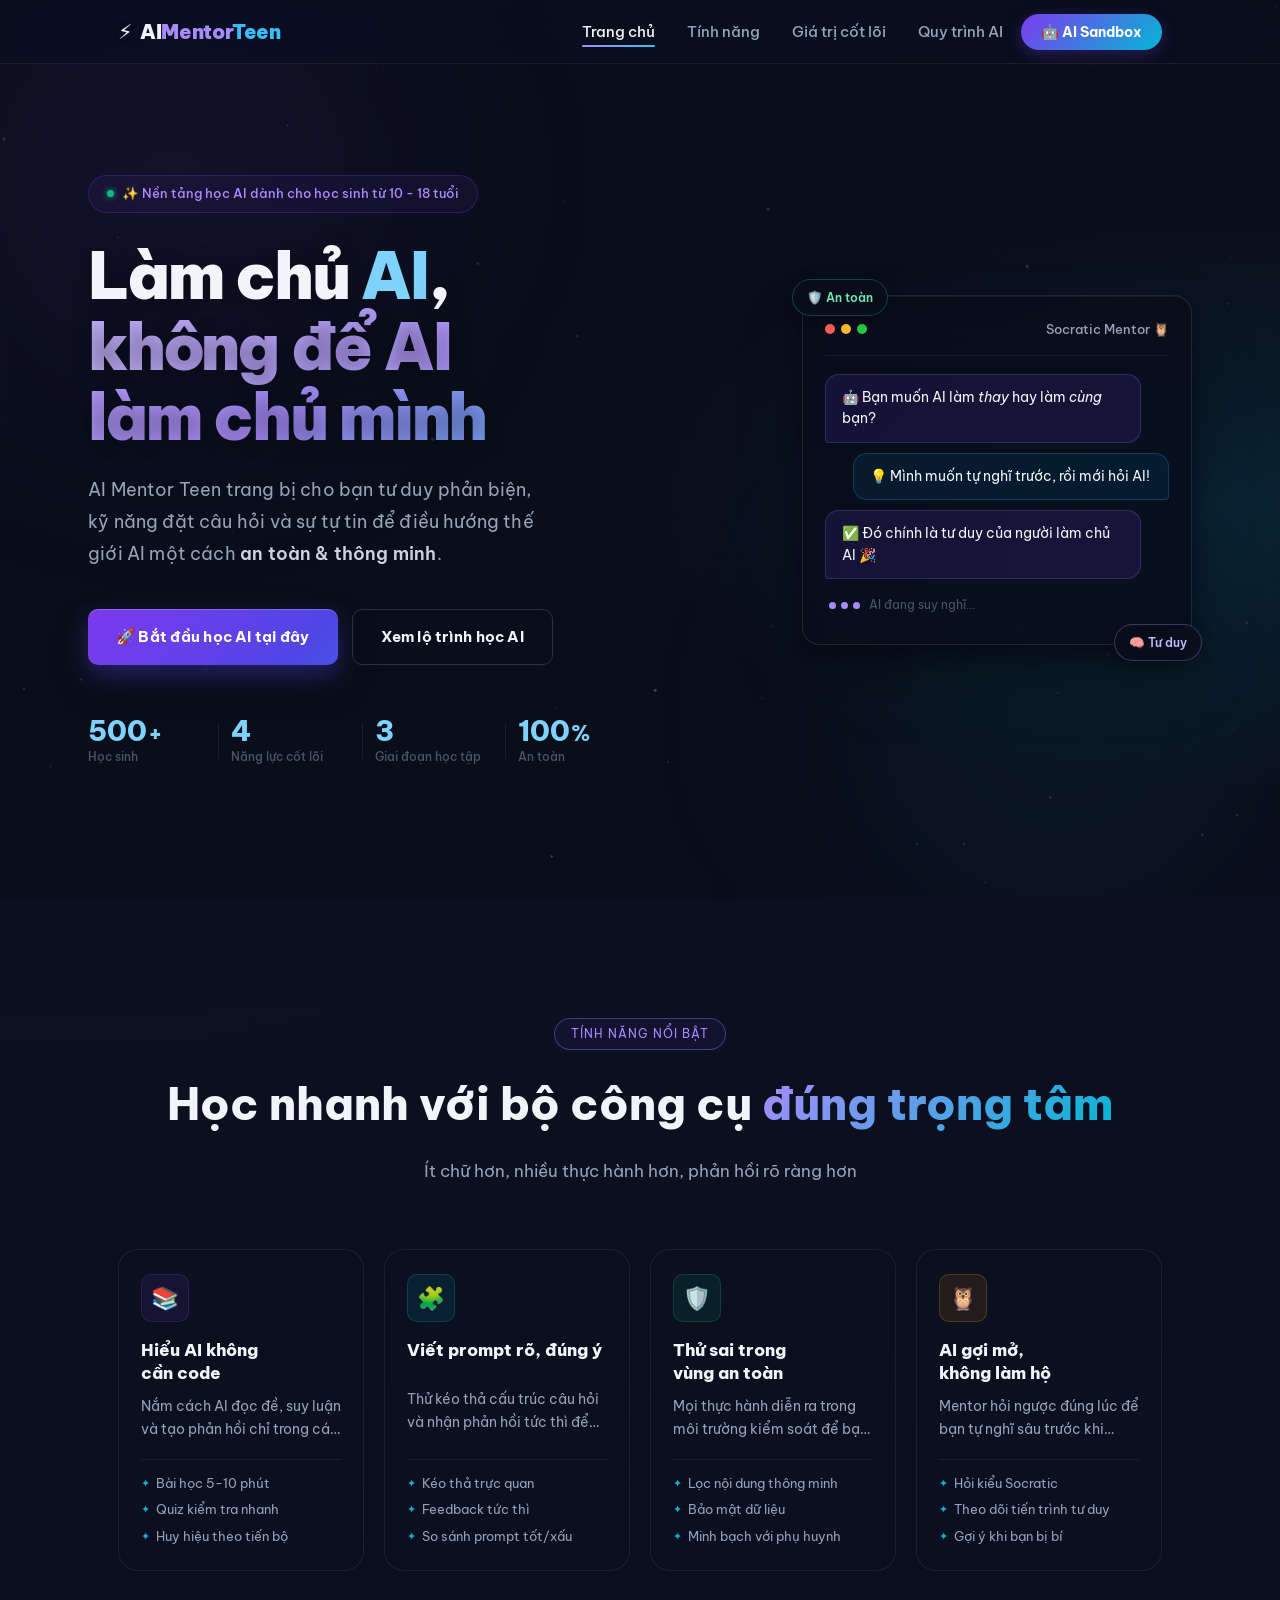
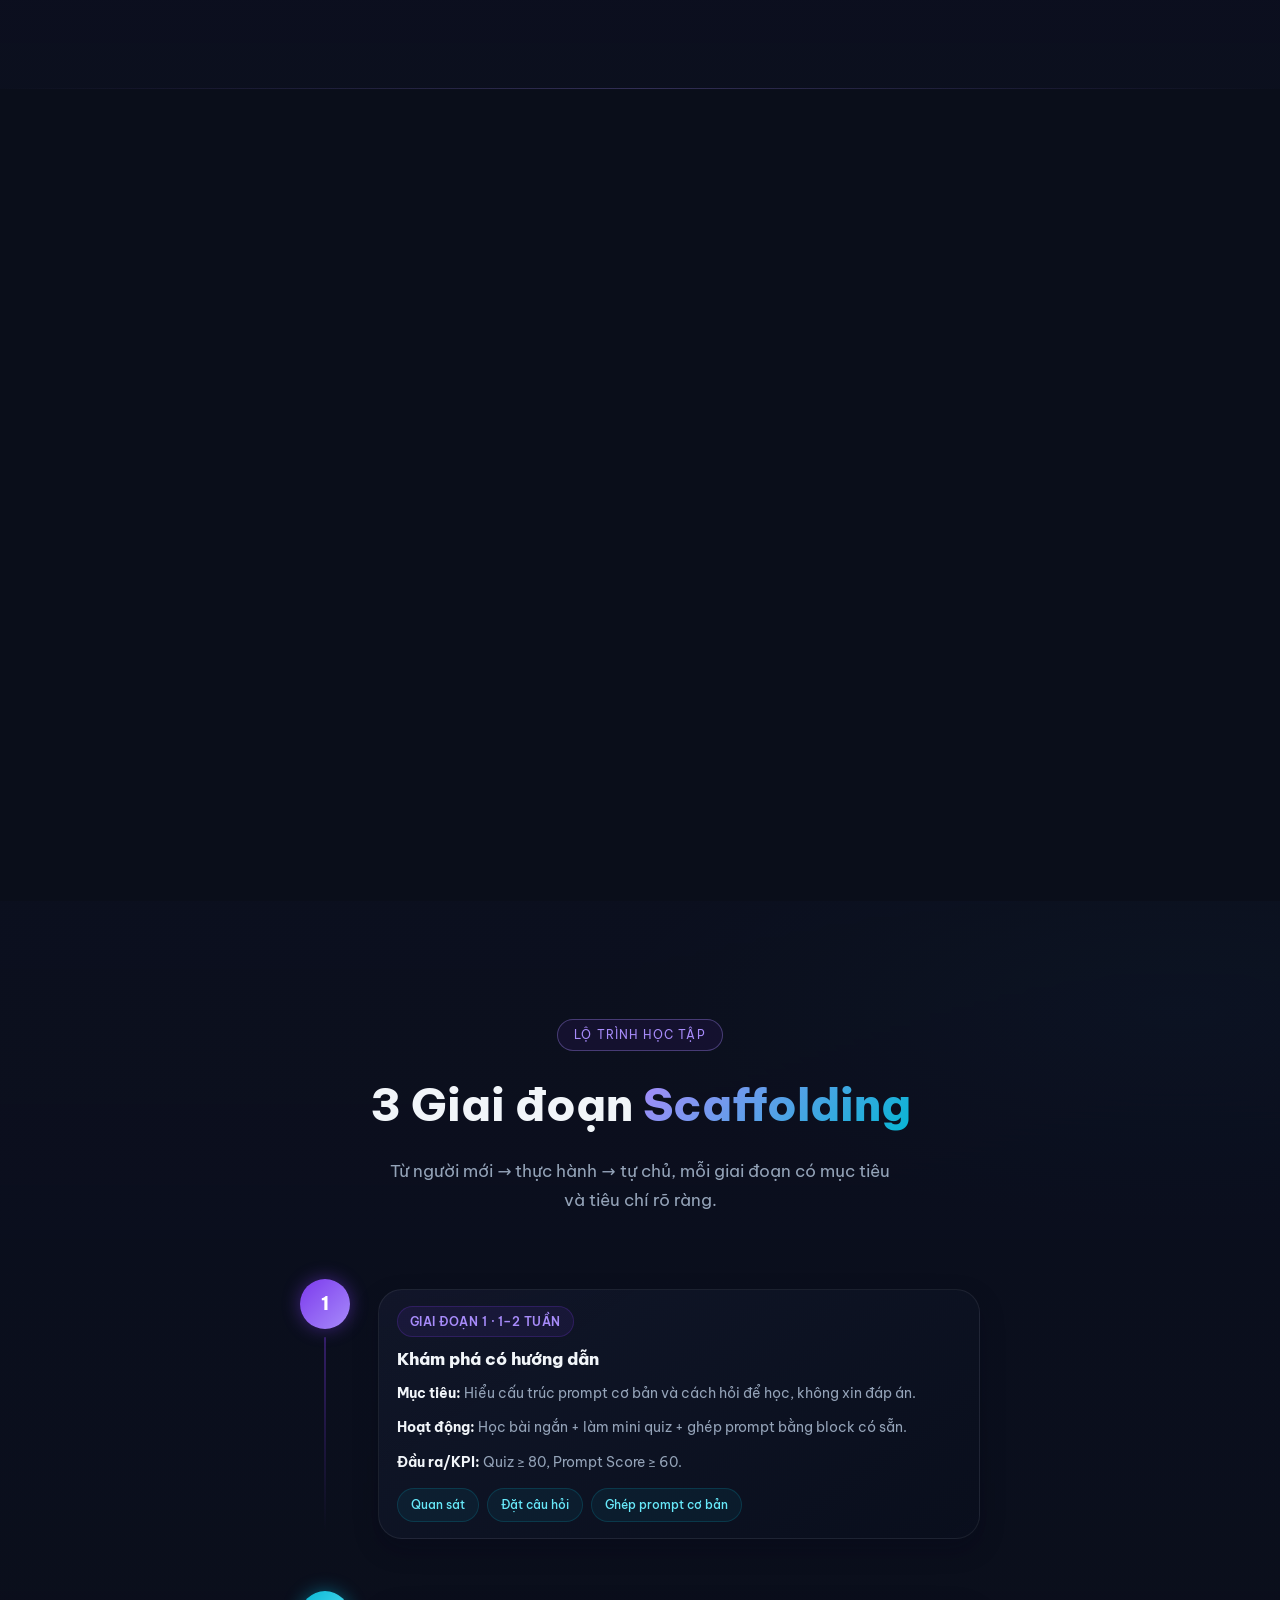
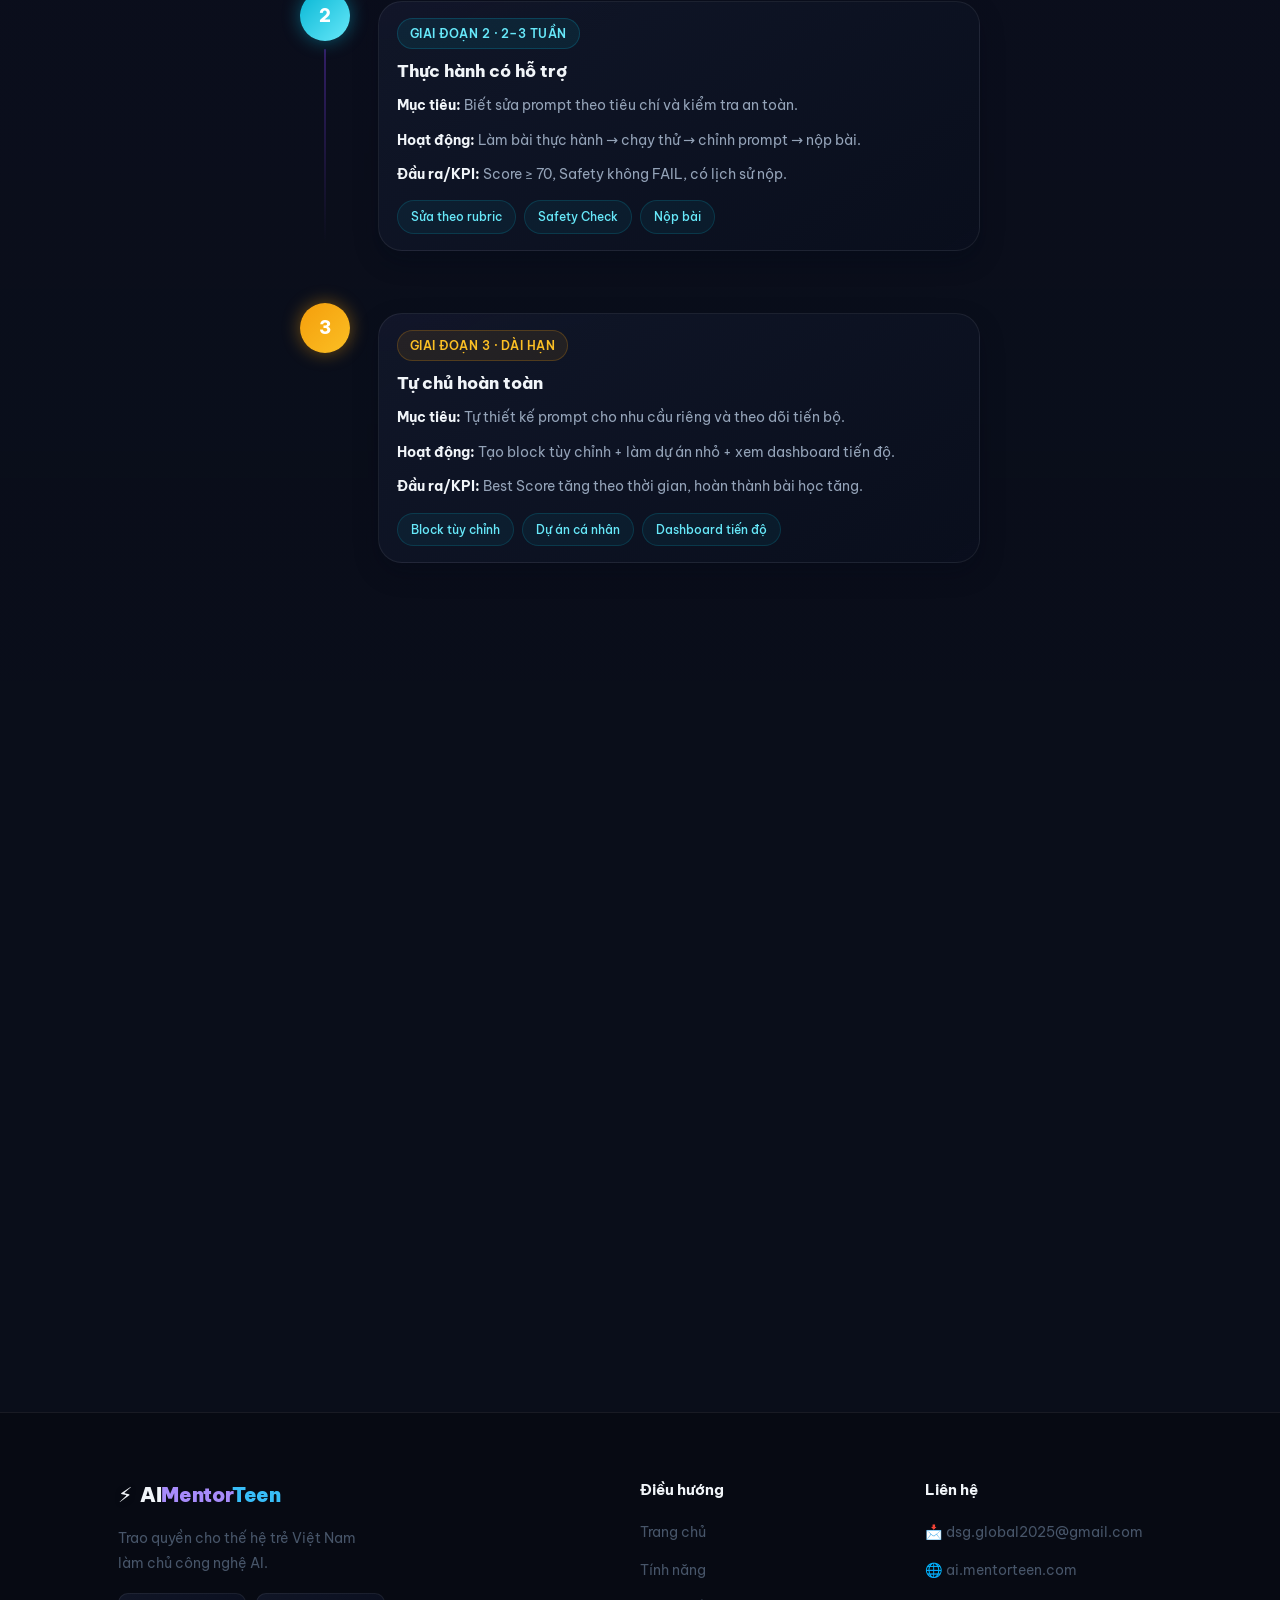
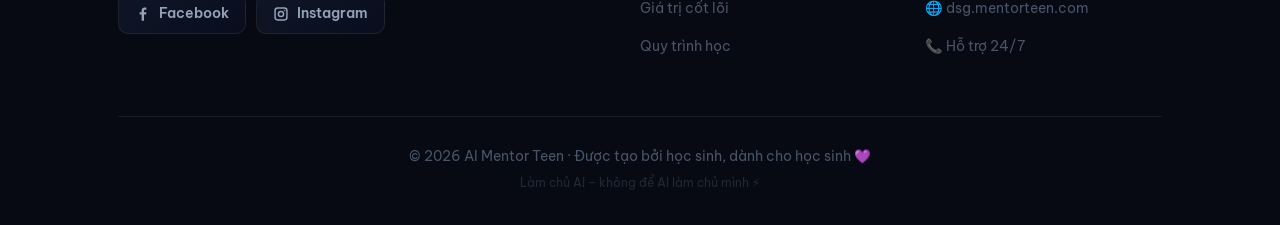
<file: HTML/index.html>
<!DOCTYPE html>
<html lang="vi">
<head>
  <meta charset="UTF-8" />
  <meta name="viewport" content="width=device-width, initial-scale=1.0" />
  <title>AI Mentor Teen – Làm chủ AI, không để AI làm chủ mình</title>

  <!-- Google Fonts: Be Vietnam Pro -->
  <link rel="preconnect" href="https://fonts.googleapis.com" />
  <link rel="preconnect" href="https://fonts.gstatic.com" crossorigin />
  <link href="https://fonts.googleapis.com/css2?family=Be+Vietnam+Pro:wght@300;400;500;600;700;800;900&display=swap" rel="stylesheet" />

  <link rel="stylesheet" href="../CSS/styles.css" />
</head>
<body>

  <!-- ===== PARTICLES ===== -->
  <canvas id="particles"></canvas>

  <!-- ===== NAVBAR ===== -->
  <nav class="navbar" id="navbar">
    <div class="nav-container">
      <a href="#hero" class="nav-logo">
        <span class="logo-icon">⚡</span>
        <span>AI<span class="accent">Mentor</span><span class="accent2">Teen</span></span>
      </a>

      <button class="nav-toggle" id="navToggle" aria-label="Menu">
        <span></span><span></span><span></span>
      </button>

      <ul class="nav-links" id="navLinks">
        <li><a href="#hero"        class="nav-link">Trang chủ</a></li>
        <li><a href="#features"    class="nav-link">Tính năng</a></li>
        <li><a href="#core-values" class="nav-link">Giá trị cốt lõi</a></li>
        <li><a href="#scaffolding" class="nav-link">Quy trình AI</a></li>
        <li><a href="#sandbox"     class="btn-sandbox">🤖 AI Sandbox</a></li>
      </ul>
    </div>
  </nav>

  <!-- ===== HERO ===== -->
  <section class="hero" id="hero">
    <div class="hero-glow glow-left"></div>
    <div class="hero-glow glow-right"></div>

    <div class="hero-content">

      <!-- Nhãn trên headline -->
      <div class="hero-badge">
        <span class="badge-dot"></span>
        ✨ Nền tảng học AI dành cho học sinh từ 10 - 18 tuổi
      </div>

      <!-- Headline chính -->
      <h1 class="hero-title">
        Làm chủ <span class="word-ai">AI</span>,<br />
        <span class="gradient-text animated-gradient">không để AI<br />làm chủ mình</span>
      </h1>

      <!-- Mô tả ngắn -->
      <p class="hero-sub">
        AI Mentor Teen trang bị cho bạn tư duy phản biện, kỹ năng đặt câu hỏi
        và sự tự tin để điều hướng thế giới AI một cách
        <strong>an toàn &amp; thông minh</strong>.
      </p>

      <!-- Nút CTA -->
      <div class="hero-cta">
        <a href="#sandbox" class="btn btn-primary">
          <span class="btn-shine"></span>
          🚀 Bắt đầu học AI tại đây
        </a>
        <a href="#scaffolding" class="btn btn-outline">
          Xem lộ trình học AI
        </a>
      </div>

      <!-- Stats – 4 item trên 1 hàng ngang -->
      <div class="hero-stats">

        <div class="stat">
          <div class="stat-num-row">
            <span class="stat-num" data-target="500">0</span>
            <span class="stat-plus">+</span>
          </div>
          <span class="stat-label">Học sinh</span>
        </div>

        <div class="stat-divider"></div>

        <div class="stat">
          <div class="stat-num-row">
            <span class="stat-num" data-target="4">0</span>
          </div>
          <span class="stat-label">Năng lực cốt lõi</span>
        </div>

        <div class="stat-divider"></div>

        <div class="stat">
          <div class="stat-num-row">
            <span class="stat-num" data-target="3">0</span>
          </div>
          <span class="stat-label">Giai đoạn học tập</span>
        </div>

        <div class="stat-divider"></div>

        <div class="stat">
          <div class="stat-num-row">
            <span class="stat-num" data-target="100">0</span>
            <span class="stat-plus">%</span>
          </div>
          <span class="stat-label">An toàn</span>
        </div>

      </div>
    </div>

    <!-- Card chat nổi bên phải -->
    <div class="hero-visual">
      <div class="floating-card">
        <div class="card-header">
          <span class="dot red"></span>
          <span class="dot yellow"></span>
          <span class="dot green"></span>
          <span class="card-title">Socratic Mentor 🦉</span>
        </div>
        <div class="chat-bubble ai">
          🤖 Bạn muốn AI làm <em>thay</em> hay làm <em>cùng</em> bạn?
        </div>
        <div class="chat-bubble user">
          💡 Mình muốn tự nghĩ trước, rồi mới hỏi AI!
        </div>
        <div class="chat-bubble ai">
          ✅ Đó chính là tư duy của người làm chủ AI 🎉
        </div>
        <div class="typing-indicator">
          <span></span><span></span><span></span>
          <span class="typing-text">AI đang suy nghĩ...</span>
        </div>
      </div>

      <div class="float-badge badge-tl">🛡️ An toàn</div>
      <div class="float-badge badge-br">🧠 Tư duy</div>
    </div>
  </section>

  <!-- ===== FEATURES ===== -->
  <section class="features" id="features">
    <div class="container">

      <div class="section-header fade-in">
        <span class="section-tag">Tính năng nổi bật</span>
        <h2>Học nhanh với bộ công cụ <span class="gradient-text">đúng trọng tâm</span></h2>
        <p>Ít chữ hơn, nhiều thực hành hơn, phản hồi rõ ràng hơn</p>
      </div>

      <!-- Grid 4 card – CSS tự đẩy bullet list xuống đáy -->
      <div class="features-grid">

        <!-- Card 1 -->
        <div class="feature-card fade-in" data-delay="0">
          <div class="feature-icon-wrap purple">
            <span class="feature-icon">📚</span>
          </div>
          <h3>Hiểu AI không cần code</h3>
          <p>Nắm cách AI đọc đề, suy luận và tạo phản hồi chỉ trong các bài ngắn.</p>
          <ul class="feature-list">
            <li>Bài học 5-10 phút</li>
            <li>Quiz kiểm tra nhanh</li>
            <li>Huy hiệu theo tiến bộ</li>
          </ul>
          <div class="card-glow purple-glow"></div>
        </div>

        <!-- Card 2 -->
        <div class="feature-card fade-in" data-delay="100">
          <div class="feature-icon-wrap cyan">
            <span class="feature-icon">🧩</span>
          </div>
          <h3>Viết prompt rõ, đúng ý</h3>
          <p>Thử kéo thả cấu trúc câu hỏi và nhận phản hồi tức thì để tối ưu prompt.</p>
          <ul class="feature-list">
            <li>Kéo thả trực quan</li>
            <li>Feedback tức thì</li>
            <li>So sánh prompt tốt/xấu</li>
          </ul>
          <div class="card-glow cyan-glow"></div>
        </div>

        <!-- Card 3 -->
        <div class="feature-card fade-in" data-delay="200">
          <div class="feature-icon-wrap green">
            <span class="feature-icon">🛡️</span>
          </div>
          <h3>Thử sai trong vùng an toàn</h3>
          <p>Mọi thực hành diễn ra trong môi trường kiểm soát để bạn học qua sai lầm.</p>
          <ul class="feature-list">
            <li>Lọc nội dung thông minh</li>
            <li>Bảo mật dữ liệu</li>
            <li>Minh bạch với phụ huynh</li>
          </ul>
          <div class="card-glow green-glow"></div>
        </div>

        <!-- Card 4 -->
        <div class="feature-card fade-in" data-delay="300">
          <div class="feature-icon-wrap orange">
            <span class="feature-icon">🦉</span>
          </div>
          <h3>AI gợi mở, không làm hộ</h3>
          <p>Mentor hỏi ngược đúng lúc để bạn tự nghĩ sâu trước khi nhận gợi ý.</p>
          <ul class="feature-list">
            <li>Hỏi kiểu Socratic</li>
            <li>Theo dõi tiến trình tư duy</li>
            <li>Gợi ý khi bạn bị bí</li>
          </ul>
          <div class="card-glow orange-glow"></div>
        </div>

      </div>
    </div>
  </section>

  <!-- ===== CORE VALUES ===== -->
  <section class="core-values" id="core-values">
    <div class="container">

      <div class="section-header fade-in">
        <span class="section-tag">Giá trị cốt lõi</span>
        <h2>4 Năng lực <span class="gradient-text">bạn sẽ có</span></h2>
        <p>Những kỹ năng bền vững theo bạn suốt cuộc đời, không chỉ trong trường học</p>
      </div>

      <div class="values-grid">

        <div class="value-card fade-in" data-delay="0">
          <div class="value-top">
            <div class="value-number">01</div>
            <div class="value-icon-circle">🧠</div>
          </div>
          <h3>Tư duy phản biện</h3>
          <p>Không tin mù quáng vào AI – biết đặt câu hỏi, kiểm chứng và đánh giá thông tin.</p>
          <div class="value-progress">
            <div class="progress-bar" data-width="92"></div>
          </div>
          <span class="progress-label">Quan trọng nhất</span>
        </div>

        <div class="value-card fade-in" data-delay="100">
          <div class="value-top">
            <div class="value-number">02</div>
            <div class="value-icon-circle">💬</div>
          </div>
          <h3>Giao tiếp AI hiệu quả</h3>
          <p>Biết cách diễn đạt ý tưởng rõ ràng để AI hiểu đúng ý bạn muốn nói.</p>
          <div class="value-progress">
            <div class="progress-bar" data-width="85"></div>
          </div>
          <span class="progress-label">Kỹ năng thực tiễn</span>
        </div>

        <div class="value-card fade-in" data-delay="200">
          <div class="value-top">
            <div class="value-number">03</div>
            <div class="value-icon-circle">🔒</div>
          </div>
          <h3>An toàn kỹ thuật số</h3>
          <p>Bảo vệ thông tin cá nhân, nhận biết rủi ro và dùng AI có trách nhiệm.</p>
          <div class="value-progress">
            <div class="progress-bar" data-width="88"></div>
          </div>
          <span class="progress-label">Bảo vệ bản thân</span>
        </div>

        <div class="value-card fade-in" data-delay="300">
          <div class="value-top">
            <div class="value-number">04</div>
            <div class="value-icon-circle">🚀</div>
          </div>
          <h3>Sáng tạo với AI</h3>
          <p>Dùng AI như công cụ khuếch đại ý tưởng – không thay thế sự sáng tạo của bạn.</p>
          <div class="value-progress">
            <div class="progress-bar" data-width="78"></div>
          </div>
          <span class="progress-label">Tương lai nghề nghiệp</span>
        </div>

      </div>
    </div>
  </section>

  <!-- ===== SCAFFOLDING ===== -->
  <section class="scaffolding" id="scaffolding">
    <div class="container">

      <div class="section-header fade-in">
        <span class="section-tag">Lộ trình học tập</span>
        <h2>3 Giai đoạn <span class="gradient-text">Scaffolding</span></h2>
        <p>Từ người mới → thực hành → tự chủ, mỗi giai đoạn có mục tiêu và tiêu chí rõ ràng.</p>
      </div>

      <div class="timeline">

        <div class="timeline-item fade-in" data-delay="0">
          <div class="timeline-left">
            <div class="timeline-dot dot-purple">1</div>
            <div class="timeline-line"></div>
          </div>
          <div class="timeline-content">
            <div class="timeline-panel">
              <div class="timeline-badge badge-purple">Giai đoạn 1 · 1–2 tuần</div>
              <h3>Khám phá có hướng dẫn</h3>
              <p><strong>Mục tiêu:</strong> Hiểu cấu trúc prompt cơ bản và cách hỏi để học, không xin đáp án.</p>
              <p><strong>Hoạt động:</strong> Học bài ngắn + làm mini quiz + ghép prompt bằng block có sẵn.</p>
              <p><strong>Đầu ra/KPI:</strong> Quiz ≥ 80, Prompt Score ≥ 60.</p>
              <div class="timeline-tags">
                <span>Quan sát</span>
                <span>Đặt câu hỏi</span>
                <span>Ghép prompt cơ bản</span>
              </div>
            </div>
          </div>
        </div>

        <div class="timeline-item fade-in" data-delay="150">
          <div class="timeline-left">
            <div class="timeline-dot dot-cyan">2</div>
            <div class="timeline-line"></div>
          </div>
          <div class="timeline-content">
            <div class="timeline-panel">
              <div class="timeline-badge badge-cyan">Giai đoạn 2 · 2–3 tuần</div>
              <h3>Thực hành có hỗ trợ</h3>
              <p><strong>Mục tiêu:</strong> Biết sửa prompt theo tiêu chí và kiểm tra an toàn.</p>
              <p><strong>Hoạt động:</strong> Làm bài thực hành → chạy thử → chỉnh prompt → nộp bài.</p>
              <p><strong>Đầu ra/KPI:</strong> Score ≥ 70, Safety không FAIL, có lịch sử nộp.</p>
              <div class="timeline-tags">
                <span>Sửa theo rubric</span>
                <span>Safety Check</span>
                <span>Nộp bài</span>
              </div>
            </div>
          </div>
        </div>

        <div class="timeline-item fade-in" data-delay="300">
          <div class="timeline-left">
            <div class="timeline-dot dot-gold">3</div>
            <!-- Không có timeline-line vì đây là item cuối -->
          </div>
          <div class="timeline-content">
            <div class="timeline-panel">
              <div class="timeline-badge badge-gold">Giai đoạn 3 · Dài hạn</div>
              <h3>Tự chủ hoàn toàn</h3>
              <p><strong>Mục tiêu:</strong> Tự thiết kế prompt cho nhu cầu riêng và theo dõi tiến bộ.</p>
              <p><strong>Hoạt động:</strong> Tạo block tùy chỉnh + làm dự án nhỏ + xem dashboard tiến độ.</p>
              <p><strong>Đầu ra/KPI:</strong> Best Score tăng theo thời gian, hoàn thành bài học tăng.</p>
              <div class="timeline-tags">
                <span>Block tùy chỉnh</span>
                <span>Dự án cá nhân</span>
                <span>Dashboard tiến độ</span>
              </div>
            </div>
          </div>
        </div>

      </div>
    </div>
  </section>

  <!-- ===== SANDBOX CTA ===== -->
  <section class="sandbox-cta" id="sandbox">
    <div class="container">
      <div class="sandbox-box fade-in">
        <div class="sandbox-orb orb-1"></div>
        <div class="sandbox-orb orb-2"></div>
        <div class="sandbox-orb orb-3"></div>
        <div class="sandbox-content">
          <span class="section-tag">🤖 AI Sandbox</span>
          <h2>Sẵn sàng thử nghiệm
            <span class="gradient-text animated-gradient">chưa?</span>
          </h2>
          <p>Vào ngay AI Sandbox để luyện prompt, phản biện và an toàn số mỗi ngày</p>
          <a href="builder.html" class="btn btn-primary btn-large">
            <span class="btn-shine"></span>
            🚀 Mở AI Sandbox
          </a>
          <div class="sandbox-badges">
            <span>✅ Không cần đăng ký</span>
            <span>✅ Miễn phí</span>
            <span>✅ An toàn 100%</span>
          </div>
        </div>
      </div>
    </div>
  </section>

  <!-- ===== FOOTER ===== -->
  <footer class="footer">
    <div class="container">
      <div class="footer-top">

        <div class="footer-brand">
          <a href="#" class="nav-logo">
            <span class="logo-icon">⚡</span>
            <span>AI<span class="accent">Mentor</span><span class="accent2">Teen</span></span>
          </a>
          <p>Trao quyền cho thế hệ trẻ Việt Nam<br />làm chủ công nghệ AI.</p>
          <div class="social-links">
            <a href="https://www.facebook.com/dsg.global2025" target="_blank" rel="noopener noreferrer" class="social-btn social-btn-fb" aria-label="Facebook DSG Global 2025">
              <span class="social-icon" aria-hidden="true">
                <svg viewBox="0 0 24 24" role="img" focusable="false">
                  <path d="M13.5 22V12.9h3.1l.5-3.5h-3.6V7.2c0-1 .3-1.7 1.8-1.7H17V2.4c-.3 0-1.4-.1-2.6-.1-2.6 0-4.4 1.6-4.4 4.5v2.5H7v3.5h3V22h3.5z"/>
                </svg>
              </span>
              <span>Facebook</span>
            </a>
            <a href="https://www.instagram.com/dsg.global2025" target="_blank" rel="noopener noreferrer" class="social-btn social-btn-ig" aria-label="Instagram DSG Global 2025">
              <span class="social-icon" aria-hidden="true">
                <svg viewBox="0 0 24 24" role="img" focusable="false">
                  <path d="M7 2h10a5 5 0 0 1 5 5v10a5 5 0 0 1-5 5H7a5 5 0 0 1-5-5V7a5 5 0 0 1 5-5zm0 2.2A2.8 2.8 0 0 0 4.2 7v10A2.8 2.8 0 0 0 7 19.8h10a2.8 2.8 0 0 0 2.8-2.8V7A2.8 2.8 0 0 0 17 4.2H7zm10.5 1.6a1.1 1.1 0 1 1 0 2.2 1.1 1.1 0 0 1 0-2.2zM12 7a5 5 0 1 1 0 10 5 5 0 0 1 0-10zm0 2.2a2.8 2.8 0 1 0 0 5.6 2.8 2.8 0 0 0 0-5.6z"/>
                </svg>
              </span>
              <span>Instagram</span>
            </a>
          </div>
        </div>

        <div class="footer-links">
          <h4>Điều hướng</h4>
          <a href="#hero">Trang chủ</a>
          <a href="#features">Tính năng</a>
          <a href="#core-values">Giá trị cốt lõi</a>
          <a href="#scaffolding">Quy trình học</a>
        </div>

        <div class="footer-links">
          <h4>Liên hệ</h4>
          <a href="#">📩 dsg.global2025@gmail.com</a>
          <a href="#">🌐 ai.mentorteen.com</a>
          <a href="#">🌐 dsg.mentorteen.com</a>
          <a href="#">📞 Hỗ trợ 24/7</a>
        </div>

      </div>
      <div class="footer-bottom">
        <p>© 2026 AI Mentor Teen · Được tạo bởi học sinh, dành cho học sinh 💜</p>
        <p class="footer-tagline">Làm chủ AI – không để AI làm chủ mình ⚡</p>
      </div>
    </div>
  </footer>

  <script src="../JS/script.js"></script>
</body>
</html>
</file>
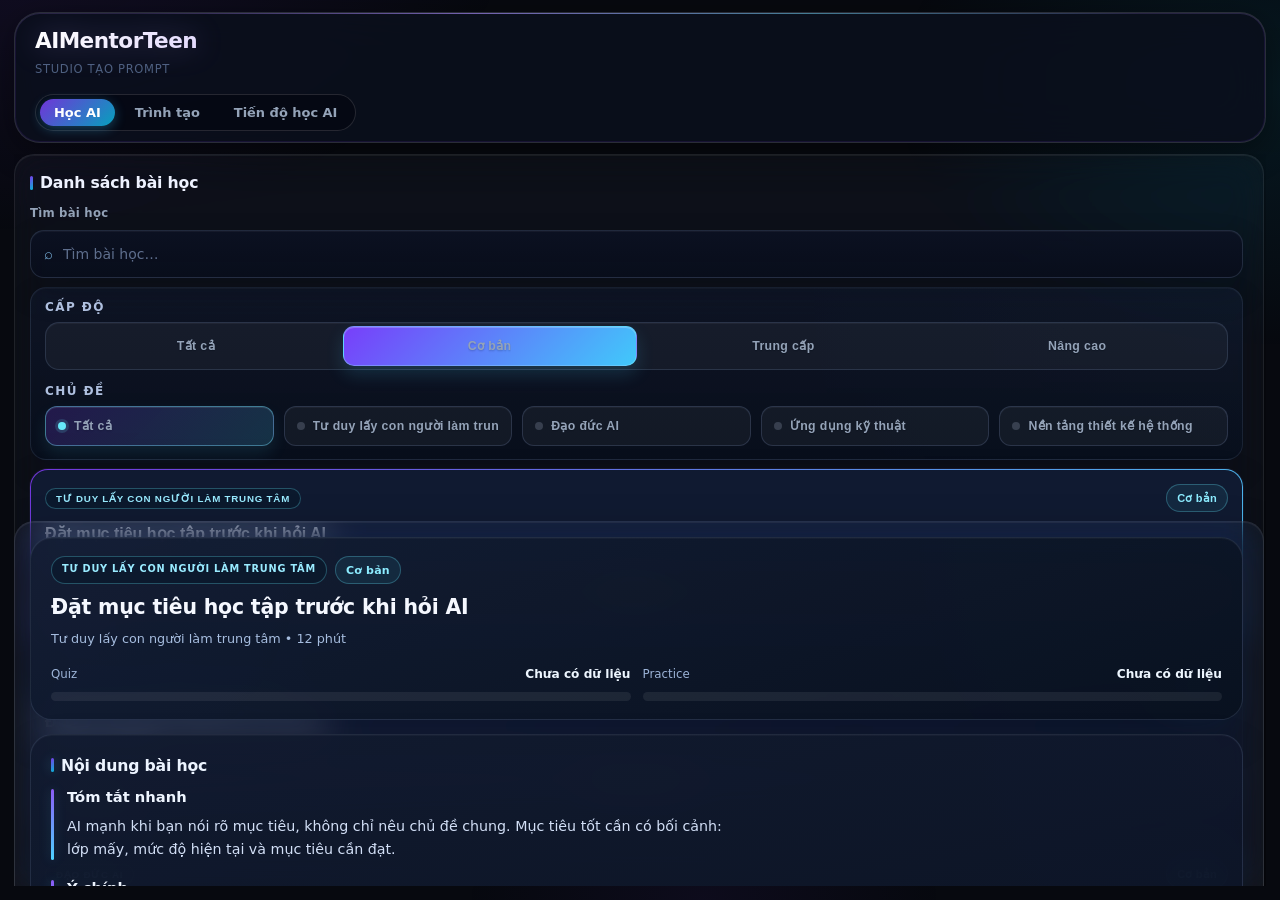
<file: HTML/builder.html>
<!DOCTYPE html>
<html lang="vi">
<head>
<meta charset="UTF-8"/>
<meta name="viewport" content="width=device-width,initial-scale=1.0"/>
<title>AI Mentor Teen — Studio Tạo Prompt</title>
<link rel="stylesheet" href="../CSS/builder.css"/>
</head>
<body>
<div id="app">

  <!-- ══════════════════════════════════════════ HEADER -->
  <header class="hd">
    <div class="hd-brand">
      <a href="/" class="hd-logo">AI<span>Mentor</span><span>Teen</span></a>
      <p class="hd-sub" id="hd-subtitle">Studio Tạo Prompt</p>
    </div>

    <nav class="route-tabs" aria-label="Điều hướng Studio">
      <button class="route-btn active" id="route-literacy-btn" data-route="literacy" type="button">Học AI</button>
      <button class="route-btn" id="route-builder-btn" data-route="builder" type="button">Trình tạo</button>
      <button class="route-btn" id="route-progress-btn" data-route="progress" type="button">Tiến độ học AI</button>
    </nav>

    <div class="hd-actions">
      <button id="btn-run"   class="btn btn-run" type="button">⚡ Chạy Prompt</button>
      <button id="btn-ai-settings" class="btn btn-soft" type="button">⚙️ Cài đặt</button>
      <span id="ai-engine-auto-chip" class="engine-auto-chip" hidden>AI Engine: Auto</span>
      <button id="btn-submit" class="btn btn-submit" type="button" disabled title="Hãy chọn bài trong tab Học AI">📤 Nộp bài</button>
      <button id="btn-reset" class="btn" type="button">↺ Làm mới</button>
      <button id="btn-save"  class="btn" type="button">💾 Lưu nháp</button>
      <button id="btn-copy"  class="btn" type="button">Copy</button>
    </div>

    <div class="mode-sw" role="tablist">
      <button class="mode-btn active" id="mode-student" data-mode="student" type="button">Học sinh</button>
      <button class="mode-btn"        id="mode-studio"  data-mode="studio"  type="button">Studio</button>
    </div>
  </header>

  <!-- ══════════════════════════════════════════ MAIN LAYOUT -->
  <main class="layout route-view" id="route-builder" data-route-panel="builder">

    <!-- ─── LEFT: Block Library -->
    <aside class="panel panel-left" id="library-panel" aria-label="Khối lệnh">
      <div class="panel-title" id="lib-title">Khối lệnh</div>
      <p class="panel-note" id="lib-note">Bấm vào block để thêm vào Canvas.</p>
      <div class="mt-2">
        <label class="label" for="search" id="lib-search-label">Tìm block</label>
        <input id="search" class="input" type="search" placeholder="Vai trò, bối cảnh, ràng buộc…" autocomplete="off"/>
      </div>
      <div class="lib-actions mt-1">
        <button id="btn-custom-open" class="btn btn-soft" type="button">+ Block tuỳ chỉnh</button>
      </div>
      <div id="library" class="lib"></div>
      <div id="library-delete-dropzone" class="library-delete-dropzone" aria-hidden="true">
        <div class="library-delete-dropzone__inner">
          <span class="library-delete-dropzone__icon">✕</span>
          <span class="library-delete-dropzone__label">Xoá</span>
        </div>
      </div>
    </aside>

    <!-- ─── CENTER: Canvas + Score + Safety -->
    <section class="panel panel-center" aria-label="Khung Prompt">
      <div class="panel-title" id="canvas-title">Khung Prompt</div>
      <section class="card assignment-banner mt-1" id="assignment-banner" hidden>
        <div class="assignment-head">
          <div class="assignment-head-main">
            <p class="assignment-kicker" id="assignment-kicker">Bài tập hiện tại</p>
            <div class="assignment-title-row">
              <h4 id="assignment-title">Đang chờ chọn bài tập</h4>
              <span class="assignment-domain" id="assignment-domain">Học AI</span>
            </div>
            <p class="assignment-snippet" id="assignment-snippet">Chọn bài để bắt đầu.</p>
          </div>
          <div class="assignment-status-wrap">
            <span class="assignment-status" id="assignment-status">Chưa nộp</span>
            <span class="assignment-time" id="assignment-time">-</span>
          </div>
        </div>
        <div class="assignment-body" id="assignment-body">
          <div class="assignment-checklist-wrap" id="assignment-checklist-wrap">
            <p class="assignment-task-label" id="assignment-checklist-label">Tiêu chí đạt</p>
            <ul class="assignment-checklist" id="assignment-checklist"></ul>
          </div>
        </div>
        <div class="assignment-footer">
          <div class="assignment-meta" id="assignment-meta" hidden>
            <span class="assignment-meta-chip">
              <span class="assignment-meta-label" id="assignment-meta-best-label">Best</span>
              <strong id="assignment-meta-best">0/100</strong>
            </span>
            <span class="assignment-meta-chip">
              <span class="assignment-meta-label" id="assignment-meta-attempts-label">Attempts</span>
              <strong id="assignment-meta-attempts">0</strong>
            </span>
          </div>
          <div class="assignment-head-actions">
            <button class="btn btn-ghost" id="assignment-change-btn" type="button">Đổi bài</button>
            <button class="btn btn-ghost" id="assignment-hide-btn" type="button">Ẩn đề bài</button>
          </div>
        </div>
      </section>
      <div id="canvas" class="canvas-zone mt-1" aria-live="polite"></div>

      <div class="mt-2">
        <label class="label custom-label" for="custom-input">
          <span class="custom-label-icon">✏</span>
          <span id="custom-label-main">Nội dung tùy chỉnh</span>
          <span class="custom-label-optional" id="custom-label-optional">(tùy chọn)</span>
        </label>
        <textarea id="custom-input" class="textarea" rows="4"
          placeholder="Ví dụ: Học sinh lớp 8, cần bài tập ngắn để ôn tư duy phản biện…"></textarea>
      </div>

      <!-- Prompt Score -->
      <section class="card score-card" id="score-card">
        <div class="card-head">
          <h3 id="score-title">📊 Điểm Prompt</h3>
          <div class="score-top">
            <strong id="total-score">0</strong><span class="score-denom">/100</span>
            <span id="score-band" class="score-band low">Thấp</span>
          </div>
        </div>
        <div class="meter-wrap"><span id="meter-fill" class="meter-fill"></span></div>
        <div id="crit-list" class="crit-list"></div>
        <p id="score-summary" class="note">Thêm block để bắt đầu đánh giá chất lượng prompt.</p>
        <ul id="score-sugg" class="list-reset list-soft mt-1"></ul>
      </section>

      <!-- Safety Check -->
      <section class="card safety-card" id="safety-card">
        <div class="card-head">
          <h3 id="safety-title">🛡 Kiểm tra an toàn</h3>
          <span id="safety-badge" class="safety-badge neutral">Đang chờ</span>
        </div>
        <div class="safety-meta">
          <strong id="safety-score-num">0/100</strong>
          <p id="safety-summary" class="note" style="margin:0">Kiểm tra an toàn sẽ cập nhật khi bạn thêm block.</p>
        </div>
        <div id="safety-items" class="safety-items"></div>
        <h4 class="mini-title" id="safety-suggest-title">Gợi ý cải thiện</h4>
        <ul id="safety-actions" class="list-reset mt-1"></ul>
      </section>
    </section>

    <!-- ─── RIGHT: Preview / Sandbox / Tips -->
    <aside class="panel panel-right" aria-label="Preview và Output">
      <section class="card card-preview">
        <div class="card-head">
          <h3 id="preview-title">Xem trước prompt</h3>
          <span id="block-count">0 block</span>
        </div>
        <pre id="preview" class="preview-pre">Prompt sẽ xuất hiện tại đây.</pre>
      </section>

      <section class="card card-sandbox">
        <div class="card-head">
          <h3 id="sandbox-title">Đầu ra mô phỏng</h3>
          <span id="run-state" class="run-state idle">Đang chờ</span>
        </div>
        <div id="output" class="sandbox-out idle">Nhấn "Chạy Prompt" để xem phản hồi mẫu.</div>
      </section>

      <section class="card card-tips">
        <h3 id="tips-title">💡 Mẹo nhanh</h3>
        <ul class="list-reset list-soft mt-1">
          <li id="tips-item-1">Thêm "Ràng buộc" để AI trả lời đúng trọng tâm.</li>
          <li id="tips-item-2">Có số liệu/dữ kiện → thêm block "Kiểm chứng".</li>
          <li id="tips-item-3">Nếu dán nội dung từ web, ghi rõ giới hạn nguồn ngoài.</li>
        </ul>
      </section>
    </aside>

  </main>

  <!-- ══════════════════════════════════════════ AI LITERACY -->
  <section class="literacy route-view active" id="route-literacy" data-route-panel="literacy" aria-label="Học AI">
    <section class="literacy-main">
      <aside class="panel lit-left">
        <div class="panel-title" id="lit-list-title">Danh sách bài học</div>
        <div class="lit-search mt-1">
          <label class="lit-search-label" for="lit-search-input">Tìm bài học</label>
          <div class="lit-search-shell">
            <span class="lit-search-icon" aria-hidden="true">⌕</span>
            <input id="lit-search-input" class="lit-search-input" type="search" placeholder="Tìm bài học…" autocomplete="off"/>
          </div>
        </div>
        <section class="filters-card mt-1" aria-label="Bộ lọc bài học">
          <div class="filter-section">
            <p class="filter-title">Cấp độ</p>
            <div id="lit-difficulty-filters" class="segmented" role="tablist" aria-label="Lọc theo cấp độ"></div>
          </div>
          <div class="filter-section">
            <p class="filter-title">Chủ đề</p>
            <div id="lit-domain-filters" class="topics-grid" aria-label="Lọc theo chủ đề"></div>
          </div>
        </section>
        <div id="lit-lesson-list" class="lit-lesson-list mt-1"></div>
      </aside>

      <section class="panel lit-right">
        <div id="lit-detail" class="lit-detail"></div>
      </section>
    </section>
  </section>

  <!-- ══════════════════════════════════════════ PROGRESS -->
  <section class="progress route-view" id="route-progress" data-route-panel="progress" aria-label="Tiến độ học AI">
    <section class="card lit-progress">
      <div class="progress-hero" data-enter="hero">
        <div class="progress-head-copy">
          <h3 id="lit-progress-title">Tiến độ học AI</h3>
          <p class="progress-subtitle" id="lit-progress-subtitle">Tổng quan học + luyện tập + an toàn</p>
        </div>
        <div class="progress-hero-chips">
          <span id="lit-completed-count" class="lit-pill">0/8 bài</span>
          <span id="lit-updated-chip" class="lit-pill is-muted">Cập nhật: --</span>
        </div>
      </div>
      <p class="progress-updated" id="lit-progress-updated">Last updated: --</p>

      <div class="progress-rail-wrap" data-enter="rail">
        <div class="progress-rail-track">
          <span id="lit-progress-rail-fill" class="progress-rail-fill"></span>
        </div>
        <span id="lit-progress-rail-label" class="progress-rail-label">0%</span>
      </div>

      <div class="lit-progress-grid" data-enter="kpi">
        <article class="lit-kpi kpi-completion">
          <div class="lit-kpi-head"><p id="lit-kpi-percent-label">Tỷ lệ hoàn thành</p><span class="lit-kpi-icon">◎</span></div>
          <strong id="lit-kpi-percent">0%</strong>
          <span id="lit-kpi-percent-trend" class="lit-kpi-trend">Chưa có dữ liệu</span>
        </article>
        <article class="lit-kpi kpi-quiz">
          <div class="lit-kpi-head"><p id="lit-kpi-avg-label">Điểm quiz trung bình</p><span class="lit-kpi-icon">◈</span></div>
          <strong id="lit-kpi-avg">0/100</strong>
          <span id="lit-kpi-avg-trend" class="lit-kpi-trend">Chưa có dữ liệu</span>
        </article>
        <article class="lit-kpi kpi-practice">
          <div class="lit-kpi-head"><p id="progress-practice-avg-label">Điểm practice trung bình</p><span class="lit-kpi-icon">▣</span></div>
          <strong id="progress-practice-avg">0/100</strong>
          <span id="progress-practice-avg-trend" class="lit-kpi-trend">Chưa có dữ liệu</span>
        </article>
        <article class="lit-kpi kpi-best">
          <div class="lit-kpi-head"><p id="progress-best-score-label">Best score</p><span class="lit-kpi-icon">★</span></div>
          <strong id="progress-best-score">0</strong>
          <span id="progress-best-score-trend" class="lit-kpi-trend">Chưa có dữ liệu</span>
        </article>
        <article class="lit-kpi kpi-submit">
          <div class="lit-kpi-head"><p id="progress-submit-count-label">Số lần nộp bài</p><span class="lit-kpi-icon">◉</span></div>
          <strong id="progress-submit-count">0</strong>
          <span id="progress-submit-count-trend" class="lit-kpi-trend">Chưa có dữ liệu</span>
        </article>
      </div>

      <article class="progress-steps-card" data-enter="completed">
        <div class="progress-steps-head">
          <p id="lit-kpi-done-label">Bài đã hoàn thành</p>
          <button id="lit-done-expand" class="btn btn-ghost progress-steps-expand" type="button" hidden>Xem tất cả</button>
        </div>
        <ul id="lit-done-list" class="list-reset lit-done-list">
          <li>Chưa có bài hoàn thành.</li>
        </ul>
      </article>
    </section>

    <section class="progress-grid" data-enter="charts">
      <article class="card chart-card chart-card-donut">
        <div class="chart-card-head">
          <div>
            <h3 id="chart-donut-title">Tỷ lệ hoàn thành bài học</h3>
            <p class="chart-subtitle" id="chart-donut-subtitle">So sánh bài đã hoàn thành và chưa hoàn thành.</p>
          </div>
          <div class="chart-legend" id="chart-donut-legend"></div>
        </div>
        <div class="chart-canvas-wrap">
          <canvas id="progress-donut-chart" width="340" height="240"></canvas>
        </div>
        <div class="chart-footer">
          <p id="chart-donut-insight" class="chart-insight">-</p>
        </div>
      </article>
      <article class="card chart-card chart-card-line">
        <div class="chart-card-head">
          <div>
            <h3 id="chart-line-title">Điểm practice theo thời gian</h3>
            <p class="chart-subtitle" id="chart-line-subtitle">Theo dõi 12 lần nộp gần nhất.</p>
          </div>
          <div class="chart-legend" id="chart-line-legend"></div>
        </div>
        <div class="chart-canvas-wrap">
          <canvas id="progress-line-chart" width="520" height="240"></canvas>
          <div class="chart-empty-state" id="line-chart-empty" hidden>
            <div class="chart-empty-icon">◎</div>
            <p class="chart-empty-title" id="line-chart-empty-title">Chưa đủ dữ liệu</p>
            <p class="chart-empty-text" id="line-chart-empty-text">Hãy nộp thêm bài để xem biểu đồ tiến bộ.</p>
            <button class="btn btn-soft chart-empty-action" id="line-chart-go-builder" type="button">Đi nộp bài</button>
          </div>
        </div>
        <div class="chart-footer">
          <p id="chart-line-insight" class="chart-insight">-</p>
        </div>
      </article>
      <article class="card chart-card chart-card-domain">
        <div class="chart-card-head">
          <div>
            <h3 id="chart-domain-title">Điểm trung bình theo domain</h3>
            <p class="chart-subtitle" id="chart-domain-subtitle">So sánh chất lượng practice giữa 4 domain.</p>
          </div>
          <div class="chart-legend" id="chart-domain-legend"></div>
        </div>
        <div class="chart-canvas-wrap">
          <canvas id="progress-domain-chart" width="520" height="240"></canvas>
        </div>
        <div class="chart-footer">
          <p id="chart-domain-insight" class="chart-insight">-</p>
        </div>
      </article>
      <article class="card chart-card chart-card-safety">
        <div class="chart-card-head">
          <div>
            <h3 id="chart-safety-title">PASS/WARN/FAIL an toàn</h3>
            <p class="chart-subtitle" id="chart-safety-subtitle">Tổng hợp trạng thái an toàn theo từng domain.</p>
          </div>
          <div class="chart-legend" id="chart-safety-legend"></div>
        </div>
        <div class="chart-canvas-wrap">
          <canvas id="progress-safety-chart" width="520" height="240"></canvas>
        </div>
        <div class="chart-footer">
          <p id="chart-safety-insight" class="chart-insight">-</p>
        </div>
      </article>
      <article class="card chart-card chart-card-insights">
        <div class="chart-card-head">
          <div>
            <h3 id="progress-insights-title">Gợi ý cải thiện</h3>
            <p class="chart-subtitle" id="progress-insights-subtitle">Từ dữ liệu học tập hiện tại</p>
          </div>
        </div>
        <div class="chart-canvas-wrap">
          <ul id="progress-insights-list" class="list-reset progress-insights-list">
            <li>Chưa có đủ dữ liệu để tạo gợi ý.</li>
          </ul>
        </div>
        <div class="chart-footer">
          <p id="progress-insights-foot" class="chart-insight">Cập nhật theo mỗi lần nộp bài.</p>
        </div>
      </article>
    </section>
  </section>

  <div id="lit-done-modal" class="modal-backdrop" hidden aria-hidden="true">
    <section class="modal-card done-modal-card" role="dialog" aria-modal="true" aria-labelledby="lit-done-modal-title">
      <header class="modal-head">
        <h3 id="lit-done-modal-title">Danh sách bài đã hoàn thành</h3>
        <button id="lit-done-modal-close" class="modal-close" type="button" aria-label="Đóng">✕</button>
      </header>
      <div class="modal-form done-modal-body">
        <ul id="lit-done-modal-list" class="list-reset done-modal-list"></ul>
      </div>
      <footer class="modal-actions">
        <button id="lit-done-modal-close-btn" class="btn" type="button">Đóng</button>
      </footer>
    </section>
  </div>

  <div id="ai-settings-modal" class="modal-backdrop" hidden aria-hidden="true">
    <section class="modal-card ai-settings-card" role="dialog" aria-modal="true" aria-labelledby="ai-settings-title">
      <header class="modal-head">
        <h3 id="ai-settings-title">Cài đặt AI</h3>
        <button id="ai-settings-close" class="modal-close" type="button" aria-label="Đóng">✕</button>
      </header>

      <form id="ai-settings-form" class="modal-form ai-settings-form" novalidate>
        <label class="label modal-field">
          <span id="ai-provider-label">Provider</span>
          <div id="ai-provider-dd" class="dd-host" aria-label="AI Provider"></div>
          <input id="ai-provider" type="hidden" value="mock"/>
        </label>

        <div id="ai-openrouter-fields" class="ai-provider-fields">
          <label class="label modal-field">
            <span id="ai-or-key-label">OpenRouter API Key</span>
            <input id="ai-openrouter-key" class="input" type="password" placeholder="sk-or-..." autocomplete="off"/>
          </label>
          <label class="label modal-field">
            <div class="ai-model-row">
              <span id="ai-or-model-label">Model</span>
              <button id="ai-model-suggest-btn" class="btn btn-soft btn-mini" type="button">Gợi ý model</button>
            </div>
            <input id="ai-openrouter-model" class="input" type="text" placeholder="openai/gpt-4o-mini" autocomplete="off"/>
          </label>
          <div id="ai-model-picker" class="ai-model-picker" hidden>
            <input id="ai-model-search" class="input ai-model-search" type="search" placeholder="Tìm model..." autocomplete="off"/>
            <div id="ai-model-list" class="ai-model-list"></div>
            <p id="ai-model-status" class="muted ai-model-status">Bấm "Gợi ý model" để tải danh sách.</p>
          </div>
          <label class="label modal-field">
            <span id="ai-or-base-label">Base URL</span>
            <input id="ai-openrouter-base" class="input" type="text" placeholder="https://openrouter.ai/api/v1" autocomplete="off"/>
          </label>
        </div>

        <div id="ai-local-fields" class="ai-provider-fields">
          <label class="label modal-field">
            <span id="ai-local-base-label">Local Base URL</span>
            <input id="ai-local-base" class="input" type="text" placeholder="http://localhost:11434" autocomplete="off"/>
          </label>
          <label class="label modal-field">
            <span id="ai-local-model-label">Model</span>
            <input id="ai-local-model" class="input" type="text" placeholder="llama3.1" autocomplete="off"/>
          </label>
          <label class="label modal-field">
            <span id="ai-local-endpoint-label">Endpoint type</span>
            <div id="ai-local-endpoint-dd" class="dd-host" aria-label="Local endpoint type"></div>
            <input id="ai-local-endpoint" type="hidden" value="ollama_native"/>
          </label>
        </div>

        <p class="muted ai-settings-note" id="ai-settings-note">Mock luôn khả dụng làm fallback khi lỗi mạng/CORS.</p>

        <footer class="modal-actions">
          <button id="ai-settings-cancel" class="btn" type="button">Huỷ</button>
          <button id="ai-settings-test" class="btn btn-soft" type="button">Test connection</button>
          <button id="ai-settings-save" class="btn btn-run" type="button">Lưu cài đặt</button>
        </footer>
      </form>
    </section>
  </div>

  <div id="custom-modal" class="modal-backdrop" hidden aria-hidden="true">
    <section class="modal-card" role="dialog" aria-modal="true" aria-labelledby="custom-modal-title">
      <header class="modal-head">
        <h3 id="custom-modal-title">Tạo block tuỳ chỉnh</h3>
        <button id="custom-modal-close" class="modal-close" type="button" aria-label="Đóng">✕</button>
      </header>

      <form id="custom-form" class="modal-form" novalidate>
        <input type="hidden" id="custom-id"/>
        <div class="modal-grid">
          <label class="label modal-field">
            Tên block
            <input id="custom-name" class="input" type="text" maxlength="56" placeholder="Ví dụ: Vai trò gia sư Toán"/>
          </label>
          <label class="label modal-field">
            Loại
            <div id="custom-type-dd" class="dd-host" aria-label="Loại block"></div>
            <input id="custom-type" type="hidden" value="ROLE"/>
          </label>
        </div>

        <label class="label modal-field">
          Mô tả ngắn
          <input id="custom-desc" class="input" type="text" maxlength="90" placeholder="Mô tả ngắn để dễ quét nhanh"/>
        </label>

        <label class="label modal-field">
          Nội dung template
          <textarea id="custom-content" class="textarea" rows="5" placeholder="Bạn là gia sư {topic} cho học sinh lớp {grade}, giọng điệu {tone}..."></textarea>
        </label>
        <p id="custom-required-note" class="custom-required-note">⚠ Vui lòng nhập đủ: Tên block, Loại block, Nội dung template.</p>
        <p id="custom-validation-msg" class="custom-validation-msg" hidden></p>

        <fieldset class="modal-colors">
          <legend class="label">Màu accent</legend>
          <label class="color-chip">
            <input type="radio" name="custom-accent" value="auto" checked>
            <span>Tự động theo loại</span>
          </label>
          <label class="color-chip"><input type="radio" name="custom-accent" value="#9f7bff"><span>Màu tím</span></label>
          <label class="color-chip"><input type="radio" name="custom-accent" value="#49c5ff"><span>Màu xanh dương</span></label>
          <label class="color-chip"><input type="radio" name="custom-accent" value="#ffd84d"><span>Màu vàng</span></label>
          <label class="color-chip"><input type="radio" name="custom-accent" value="#ff73c7"><span>Màu hồng</span></label>
          <label class="color-chip"><input type="radio" name="custom-accent" value="#54e1d6"><span>Màu xanh ngọc</span></label>
        </fieldset>

        <footer class="modal-actions">
          <button id="custom-cancel" class="btn" type="button">Huỷ</button>
          <button id="custom-save" class="btn btn-run" type="submit">Lưu block</button>
        </footer>
      </form>
    </section>
  </div>
</div>
<div id="chart-tooltip" class="chart-tooltip" hidden></div>
<script src="../JS/builder.js"></script>
</body>
</html>
</file>
<file: CSS/styles.css>
/* ============================================
   AI MENTOR TEEN – styles.css
   Phong cách : Clean EdTech (B)
   Font       : Be Vietnam Pro
   Palette    : #0a0e1a · #7c3aed · #06b6d4
                #a78bfa · #38bdf8 · #7dd3fc
   ============================================ */


/* ============================================
   RESET & BIẾN TOÀN CỤC
   ============================================ */
   *, *::before, *::after { box-sizing: border-box; margin: 0; padding: 0; }

   :root {
     /* Nền */
     --bg:          #0a0e1a;
     --bg2:         #0c1020;
     --bg-card:     rgba(255,255,255,0.03);
   
     /* Màu thương hiệu */
     --purple:      #7c3aed;
     --purple-lt:   #a78bfa;
     --purple-dk:   #5b21b6;
     --cyan:        #06b6d4;
     --cyan-lt:     #67e8f9;
     --cyan-sky:    #38bdf8;   /* underline, accent2 */
     --cyan-pale:   #7dd3fc;   /* word-ai, stat numbers */
     --green:       #10b981;
     --orange:      #f59e0b;
   
     /* Chữ */
     --text:        #f1f5f9;
     --text-dim:    #94a3b8;
     --text-muted:  #475569;
   
     /* Viền */
     --border:      rgba(255,255,255,0.07);
     --border-hov:  rgba(255,255,255,0.15);
   
     /* Bo góc */
     --radius-sm:   10px;
     --radius:      16px;
     --radius-lg:   24px;
     --radius-xl:   30px;

     /* Nhịp layout */
     --section-space: 118px;
     --soft-glow:     0 0 30px rgba(124,58,237,0.14);
   
     /* Hiệu ứng chuyển */
     --transition:  0.3s cubic-bezier(0.4,0,0.2,1);
   }
   
   html { scroll-behavior: smooth; }
   
   body {
     font-family: 'Be Vietnam Pro', 'Segoe UI', system-ui, sans-serif;
     background:
       radial-gradient(1000px 450px at 8% -10%, rgba(124,58,237,0.16), transparent 70%),
       radial-gradient(800px 400px at 95% 10%, rgba(6,182,212,0.12), transparent 72%),
       var(--bg);
     color: var(--text);
     line-height: 1.7;
     overflow-x: hidden;
   }
   
   
   /* ============================================
      CANVAS PARTICLES
      ============================================ */
   #particles {
     position: fixed;
     inset: 0;
     z-index: 0;
     pointer-events: none;
     opacity: 0.35;   /* nhẹ hơn Neon */
   }
   
   
   /* ============================================
      TIỆN ÍCH DÙNG CHUNG
      ============================================ */
   .container {
     max-width: 1100px;
     margin: 0 auto;
     padding: 0 28px;
     position: relative;
     z-index: 1;
   }
   
   /* Gradient text tím→cyan (dùng cho section headers) */
   .gradient-text {
     background: linear-gradient(135deg, var(--purple-lt) 0%, var(--cyan) 100%);
     -webkit-background-clip: text;
     -webkit-text-fill-color: transparent;
     background-clip: text;
   }
   
   /* Gradient chạy động – dùng trong hero title & sandbox */
   .animated-gradient {
     background: linear-gradient(
       125deg,
       #c4b5fd 0%,
       var(--purple-lt) 35%,
       var(--cyan-sky) 70%,
       var(--cyan-pale) 100%
     );
     background-size: 200% 200%;
     -webkit-background-clip: text;
     -webkit-text-fill-color: transparent;
     background-clip: text;
     animation: cleanGradient 6s ease infinite;
   }
   @keyframes cleanGradient {
     0%,100% { background-position: 0%   60%; }
     50%      { background-position: 100% 40%; }
   }
   
   /* Nhãn section (pill) */
   .section-tag {
     display: inline-block;
     padding: 5px 16px;
     border-radius: 99px;
     border: 1px solid rgba(167,139,250,0.35);
     background: rgba(124,58,237,0.08);
     color: var(--purple-lt);
     font-size: 0.75rem;
     letter-spacing: 0.09em;
     text-transform: uppercase;
     margin-bottom: 16px;
   }
   
   /* Header chung */
   .section-header { text-align: center; margin-bottom: 64px; }
   .section-header h2 {
     font-size: clamp(1.9rem, 4vw, 2.8rem);
     font-weight: 800;
     margin-bottom: 14px;
     text-shadow: none;   /* Clean: không glow */
   }
   .section-header p {
     color: var(--text-dim);
     font-size: 1.05rem;
     max-width: 520px;
     margin: 0 auto;
   }
   
   /* Fade-in khi cuộn */
   .fade-in {
     opacity: 0;
     transform: translateY(32px);
     transition: opacity 0.6s ease, transform 0.6s ease;
   }
   .fade-in.visible { opacity: 1; transform: translateY(0); }
   
   
   /* ============================================
      NAVBAR
      ============================================ */
   .navbar {
     position: fixed;
     top: 0; left: 0; right: 0;
     z-index: 1000;
     padding: 14px 0;
     background: rgba(10,14,26,0.5);
     backdrop-filter: blur(20px) saturate(160%);
     border-bottom: 1px solid var(--border);
     transition: all var(--transition);
   }
   .navbar.scrolled {
     padding: 10px 0;
     background: rgba(10,14,26,0.92);
     border-bottom-color: rgba(124,58,237,0.25);
   }
   
   .nav-container {
     max-width: 1100px;
     margin: 0 auto;
     padding: 0 28px;
     display: flex;
     align-items: center;
     justify-content: space-between;
   }
   
   /* Logo – không glow, chỉ drop-shadow nhẹ */
   .nav-logo {
     display: flex;
     align-items: center;
     gap: 8px;
     font-size: 1.22rem;
     font-weight: 800;
     color: var(--text);
     text-decoration: none;
     letter-spacing: -0.02em;
   }
   .nav-logo > span:last-child { font-weight: 900; }
   .logo-icon {
     font-size: 1.3rem;
     filter: drop-shadow(0 1px 3px rgba(0,0,0,0.4));
     animation: none;   /* tắt pulse neon */
   }
   .accent  { color: var(--purple-lt); text-shadow: none; }
   .accent2 { color: var(--cyan-sky);  text-shadow: none; }
   
   /* Nav links */
   .nav-links { display: flex; align-items: center; gap: 4px; list-style: none; }
   
   .nav-link {
     color: var(--text-dim);
     text-decoration: none;
     padding: 8px 14px;
     border-radius: var(--radius-sm);
     font-size: 0.92rem;
     font-weight: 500;
     transition: color var(--transition);
     position: relative;
   }
   /* Gạch chân slide khi hover/active */
   .nav-link::after {
     content: '';
     position: absolute;
     bottom: 2px; left: 14px; right: 14px;
     height: 2px;
     border-radius: 2px;
     background: linear-gradient(90deg, var(--purple-lt), var(--cyan-sky));
     transform: scaleX(0);
     transition: transform var(--transition);
   }
   .nav-link:hover { color: var(--text); }
   .nav-link:hover::after,
   .nav-link.active::after { transform: scaleX(1); }
   .nav-link.active { color: var(--text); }
   
   /* Nút Sandbox */
   .btn-sandbox {
     background: linear-gradient(135deg, var(--purple), var(--cyan));
     color: #fff !important;
     font-weight: 700;
     padding: 9px 20px;
     border-radius: 99px;
     font-size: 0.9rem;
     text-decoration: none;
     box-shadow: 0 4px 16px rgba(124,58,237,0.3);
     transition: opacity var(--transition), transform var(--transition), box-shadow var(--transition);
   }
   .btn-sandbox:hover {
     opacity: 0.9;
     transform: translateY(-1px);
     box-shadow: 0 6px 20px rgba(124,58,237,0.4);
   }
   
   /* Hamburger */
   .nav-toggle {
     display: none;
     flex-direction: column;
     gap: 5px;
     background: none;
     border: none;
     cursor: pointer;
     padding: 6px;
   }
   .nav-toggle span {
     display: block;
     width: 22px; height: 2px;
     background: var(--text);
     border-radius: 2px;
     transition: transform 0.3s, opacity 0.3s;
   }
   .nav-toggle.open span:nth-child(1) { transform: rotate(45deg) translate(5px,5px); }
   .nav-toggle.open span:nth-child(2) { opacity: 0; }
   .nav-toggle.open span:nth-child(3) { transform: rotate(-45deg) translate(5px,-5px); }
   
   
   /* ============================================
      HERO
      ============================================ */
   .hero {
     min-height: 100vh;
     display: flex;
     align-items: center;
     justify-content: space-between;
     gap: 56px;
     padding: 120px 48px 80px;
     max-width: 1200px;
     margin: 0 auto;
     position: relative;
   }
   
   /* Quầng sáng nền – nhẹ hơn Neon */
   .hero-glow {
     position: absolute;
     width: 560px; height: 560px;
     border-radius: 50%;
     filter: blur(120px);
     pointer-events: none;
     z-index: 0;
   }
   .glow-left  { background: radial-gradient(circle, rgba(124,58,237,0.13), transparent 70%); top: -100px; left: -150px; }
   .glow-right { background: radial-gradient(circle, rgba(6,182,212,0.09),  transparent 70%); bottom: -100px; right: -100px; }
   
   .hero-content { flex: 1; max-width: 580px; position: relative; z-index: 1; }
   
   /* Nhãn badge trên headline */
   .hero-badge {
     display: inline-flex;
     align-items: center;
     gap: 8px;
     padding: 7px 18px;
     background: rgba(124,58,237,0.08);
     border: 1px solid rgba(124,58,237,0.28);
     border-radius: 99px;
     font-size: 0.83rem;
     color: var(--purple-lt);
     margin-bottom: 28px;
     font-weight: 500;
   }
   /* Chấm xanh – giữ animation vì liên quan đến trạng thái "live" */
   .badge-dot {
     width: 7px; height: 7px;
     border-radius: 50%;
     background: var(--green);
     box-shadow: 0 0 6px var(--green);
     animation: pulse 2.5s ease-in-out infinite;
   }
   @keyframes pulse {
     0%,100% { box-shadow: 0 0 4px var(--green); }
     50%      { box-shadow: 0 0 12px var(--green), 0 0 24px rgba(16,185,129,0.25); }
   }
   
   /* Headline – sạch, không neon */
   .hero-title {
     font-size: clamp(2.5rem, 5.5vw, 4rem);
     font-weight: 900;
     line-height: 1.1;
     letter-spacing: -0.035em;
     margin-bottom: 22px;
     text-shadow: 0 2px 20px rgba(0,0,0,0.35);
     text-wrap: balance;
   }
   
   /* "AI" – sky blue, không neon */
   .word-ai {
     display: inline-block;
     color: var(--cyan-pale);
     text-shadow: none;
   }
   
   /* Subtitle */
   .hero-sub {
     font-size: clamp(1rem, 1.6vw, 1.1rem);
     color: #94a3b8;
     line-height: 1.8;
     font-weight: 400;
     letter-spacing: 0.01em;
     max-width: 460px;
     margin-bottom: 40px;
   }
   .hero-sub strong { color: #cbd5e1; font-weight: 600; }
   
   /* Nút CTA */
   .hero-cta { display: flex; gap: 14px; flex-wrap: wrap; margin-bottom: 52px; }
   
   /* ---- Nút dùng chung ---- */
   .btn {
     display: inline-flex;
     align-items: center;
     justify-content: center;
     gap: 8px;
     padding: 14px 28px;
     border-radius: var(--radius-sm);
     font-family: inherit;
     font-weight: 700;
     font-size: 0.96rem;
     letter-spacing: 0.015em;
     text-decoration: none;
     cursor: pointer;
     border: none;
     position: relative;
     overflow: hidden;
     transition: transform 0.2s ease, box-shadow 0.2s ease;
   }
   .btn:hover  { transform: translateY(-3px); }
   .btn:active { transform: translateY(0); }
   
   /* Shine khi hover – tinh tế */
   .btn-shine {
     position: absolute;
     inset: 0;
     background: linear-gradient(105deg, transparent 40%, rgba(255,255,255,0.1) 50%, transparent 60%);
     transform: translateX(-100%);
     transition: transform 0.5s ease;
   }
   .btn:hover .btn-shine { transform: translateX(100%); }
   
   /* Nút chính – clean gradient, không pulse neon */
   .btn-primary {
     background: linear-gradient(135deg, #7c3aed 0%, #4f46e5 42%, #0ea5e9 100%);
     background-size: 200% 200%;
     color: #fff;
     animation: cleanGradient 6s ease infinite;
     box-shadow:
       0 1px 0 rgba(255,255,255,0.2) inset,
       0 10px 24px rgba(79,70,229,0.38),
       0 18px 38px rgba(0,0,0,0.28);
   }
   .btn-primary:hover {
     box-shadow:
       0 1px 0 rgba(255,255,255,0.24) inset,
       0 14px 30px rgba(79,70,229,0.5),
       0 24px 44px rgba(0,0,0,0.35);
   }
   
   /* Nút outline */
   .btn-outline {
     background: transparent;
     color: var(--text);
     border: 1px solid var(--border-hov);
     backdrop-filter: blur(8px);
   }
   .btn-outline:hover {
     border-color: var(--purple-lt);
     color: var(--purple-lt);
     background: rgba(124,58,237,0.07);
     box-shadow: 0 0 14px rgba(124,58,237,0.12);
   }
   
   /* Nút lớn (Sandbox CTA) */
   .btn-large { padding: 18px 44px; font-size: 1.08rem; border-radius: var(--radius); }
   
   
   /* ============================================
      HERO STATS
      ============================================ */
   .hero-stats {
     display: flex;
     flex-direction: row;
     flex-wrap: nowrap;
     align-items: center;
     gap: 0;
     width: 100%;
     max-width: 560px;
   }
   
   .stat {
     display: flex;
     flex-direction: column;
     align-items: flex-start;
     flex: 1 1 0;
     min-width: 0;
     padding: 0 12px;
   }
   .stat:first-child { padding-left: 0; }
   
   /* Wrapper số + ký hiệu – không tách dòng */
   .stat-num-row {
     display: flex;
     align-items: baseline;
     gap: 1px;
     white-space: nowrap;
     line-height: 1;
   }
   
   /* Số – sky blue nhẹ, không glow */
   .stat-num {
     font-size: clamp(1.4rem, 2.8vw, 1.75rem);
     font-weight: 800;
     color: var(--cyan-pale);
     text-shadow: none;
     font-variant-numeric: tabular-nums;
     white-space: nowrap;
     line-height: 1;
   }
   .stat-plus {
     font-size: clamp(1.1rem, 2.2vw, 1.4rem);
     font-weight: 800;
     color: var(--cyan-pale);
     text-shadow: none;
     white-space: nowrap;
     line-height: 1;
   }
   
   .stat-label {
     font-size: clamp(0.68rem, 1.1vw, 0.78rem);
     color: var(--text-muted);
     font-weight: 500;
     margin-top: 5px;
     white-space: nowrap;
     overflow: hidden;
     text-overflow: ellipsis;
     line-height: 1.2;
   }
   
   .stat-divider {
     flex-shrink: 0;
     width: 1px;
     height: 36px;
     background: var(--border);
     align-self: center;
   }
   
   
   /* ============================================
      HERO VISUAL – Card chat nổi
      ============================================ */
   .hero-visual {
     flex: 1;
     max-width: 390px;
     position: relative;
     z-index: 1;
   }
   
   /* Card – tinh tế, không neon */
   .floating-card {
     background: rgba(10,14,26,0.85);
     border: 1px solid rgba(255,255,255,0.1);
     border-radius: 18px;
     padding: 22px;
     backdrop-filter: blur(20px) saturate(140%);
     box-shadow:
       0 1px 0 rgba(255,255,255,0.06) inset,
       0 8px 24px rgba(0,0,0,0.45),
       0 32px 64px rgba(0,0,0,0.3),
       0 0 40px rgba(124,58,237,0.08);
     animation: cleanFloat 7s ease-in-out infinite;
   }
   @keyframes cleanFloat {
     0%,100% { transform: translateY(0); }
     50%     { transform: translateY(-10px); }
   }
   
   /* Tắt border glow neon */
   .floating-card::before { display: none; }
   
   .card-header {
     display: flex;
     align-items: center;
     gap: 6px;
     margin-bottom: 18px;
     padding-bottom: 14px;
     border-bottom: 1px solid var(--border);
   }
   .dot { width: 10px; height: 10px; border-radius: 50%; }
   .dot.red    { background: #ff5f57; }
   .dot.yellow { background: #ffbd2e; }
   .dot.green  { background: #28ca41; }
   .card-title { margin-left: auto; font-size: 0.82rem; color: var(--text-dim); font-weight: 500; }
   
   /* Chat bubbles – dễ đọc */
   .chat-bubble {
     padding: 12px 16px;
     border-radius: 14px;
     font-size: 0.87rem;
     margin-bottom: 10px;
     max-width: 92%;
     line-height: 1.55;
   }
   .chat-bubble.ai {
     background: rgba(124,58,237,0.13);
     border: 1px solid rgba(167,139,250,0.2);
     border-bottom-left-radius: 4px;
   }
   .chat-bubble.user {
     background: rgba(2,132,199,0.11);
     border: 1px solid rgba(56,189,248,0.2);
     margin-left: auto;
     border-bottom-right-radius: 4px;
   }
   
   /* Typing dots */
   .typing-indicator {
     display: flex;
     align-items: center;
     gap: 5px;
     padding: 6px 4px;
   }
   .typing-indicator span:not(.typing-text) {
     width: 7px; height: 7px;
     border-radius: 50%;
     background: var(--purple-lt);
     animation: typingDot 1.3s ease-in-out infinite;
   }
   .typing-indicator span:nth-child(2) { animation-delay: 0.2s; }
   .typing-indicator span:nth-child(3) { animation-delay: 0.4s; }
   .typing-text { font-size: 0.75rem; color: var(--text-muted); margin-left: 4px; }
   @keyframes typingDot {
     0%,80%,100% { opacity: 0.3; transform: scale(0.8); }
     40%         { opacity: 1;   transform: scale(1.1); }
   }
   
   /* Floating badges – minimal */
   .float-badge {
     position: absolute;
     padding: 7px 14px;
     border-radius: 99px;
     font-size: 0.78rem;
     font-weight: 600;
     backdrop-filter: blur(12px);
     background: rgba(10,14,26,0.88);
     white-space: nowrap;
     box-shadow: 0 4px 14px rgba(0,0,0,0.28);
     animation: badgeFloat 6s ease-in-out infinite;
   }
   .badge-tl {
     top: -16px; left: -10px;
     animation-delay: 1s;
     border: 1px solid rgba(16,185,129,0.32);
     color: #6ee7b7;
   }
   .badge-br {
     bottom: -16px; right: -10px;
     animation-delay: 3s;
     border: 1px solid rgba(167,139,250,0.32);
     color: #c4b5fd;
   }
   @keyframes badgeFloat {
     0%,100% { transform: translateY(0); }
     50%     { transform: translateY(-8px); }
   }
   
   
   /* ============================================
      FEATURES – 4 card tính năng
      ============================================ */
   .features {
     padding: var(--section-space) 0;
     background:
       linear-gradient(180deg, rgba(12,16,32,0.95), rgba(12,16,32,0.78)),
       radial-gradient(900px 360px at 5% 0%, rgba(124,58,237,0.14), transparent 75%);
     position: relative;
     z-index: 1;
   }
   .features::after {
     content: "";
     position: absolute;
     left: 0;
     right: 0;
     bottom: 0;
     height: 1px;
     background: linear-gradient(90deg, transparent, rgba(167,139,250,0.25), transparent);
   }
   
   /* Grid 4 cột đều, card cao bằng nhau */
   .features-grid {
     display: grid;
     grid-template-columns: repeat(4, 1fr);
     gap: 20px;
     align-items: stretch;
   }
   
   /* Card – flex column để bullet list đẩy xuống đáy */
   .feature-card {
     display: flex;
     flex-direction: column;
     padding: 24px 22px;
     background: rgba(12,16,32,0.5);
     border: 1px solid rgba(255,255,255,0.07);
     border-radius: 20px;
     position: relative;
     overflow: hidden;
     cursor: default;
     /* Transition: chỉ lift + border, không streak */
     transition: transform 0.25s ease, border-color 0.25s ease, box-shadow 0.25s ease;
   }
   
   /* Tắt streak neon */
   .feature-card::after { display: none; }
   
   /* Hover: lift nhẹ + border sáng dịu theo màu icon */
   .feature-card:hover { transform: translateY(-6px); }
   .feature-card:hover .card-glow { opacity: 0.65; }
   
   .feature-card:nth-child(1):hover {
     border-color: rgba(167,139,250,0.38);
     box-shadow: 0 12px 36px rgba(0,0,0,0.28), 0 0 20px rgba(124,58,237,0.1);
   }
   .feature-card:nth-child(2):hover {
     border-color: rgba(56,189,248,0.38);
     box-shadow: 0 12px 36px rgba(0,0,0,0.28), 0 0 20px rgba(6,182,212,0.1);
   }
   .feature-card:nth-child(3):hover {
     border-color: rgba(52,211,153,0.38);
     box-shadow: 0 12px 36px rgba(0,0,0,0.28), 0 0 20px rgba(16,185,129,0.1);
   }
   .feature-card:nth-child(4):hover {
     border-color: rgba(251,191,36,0.38);
     box-shadow: 0 12px 36px rgba(0,0,0,0.28), 0 0 20px rgba(245,158,11,0.1);
   }
   
   /* Blob glow trong card – mờ hơn Neon */
   .card-glow {
     position: absolute;
     width: 200px; height: 200px;
     border-radius: 50%;
     filter: blur(60px);
     bottom: -60px; right: -60px;
     opacity: 0;
     transition: opacity 0.4s;
     pointer-events: none;
   }
   .purple-glow { background: rgba(124,58,237,0.18); }
   .cyan-glow   { background: rgba(6,182,212,0.18); }
   .green-glow  { background: rgba(16,185,129,0.18); }
   .orange-glow { background: rgba(245,158,11,0.18); }
   
   /* Vòng icon */
   .feature-icon-wrap {
     flex-shrink: 0;
     width: 48px; height: 48px;
     border-radius: var(--radius-sm);
     display: flex; align-items: center; justify-content: center;
     font-size: 1.4rem;
     margin-bottom: 16px;
   }
   .feature-icon-wrap.purple { background: rgba(124,58,237,0.1); border: 1px solid rgba(124,58,237,0.22); }
   .feature-icon-wrap.cyan   { background: rgba(6,182,212,0.1);  border: 1px solid rgba(6,182,212,0.22); }
   .feature-icon-wrap.green  { background: rgba(16,185,129,0.1); border: 1px solid rgba(16,185,129,0.22); }
   .feature-icon-wrap.orange { background: rgba(245,158,11,0.1); border: 1px solid rgba(245,158,11,0.22); }
   
   /* Tiêu đề card – giữ chỗ 2 dòng cho đồng đều */
   .feature-card h3 {
     font-size: clamp(0.95rem, 1.3vw, 1.08rem);
     font-weight: 800;
     line-height: 1.4;
     min-height: 2.4em;
     margin-bottom: 10px;
     text-wrap: balance;
     word-break: keep-all;
     overflow-wrap: break-word;
   }
   
   /* Mô tả – 2 dòng */
   .feature-card p {
     font-size: clamp(0.82rem, 1.1vw, 0.9rem);
     color: var(--text-dim);
     line-height: 1.65;
     margin-bottom: 18px;
     display: -webkit-box;
     -webkit-box-orient: vertical;
     overflow: hidden;
     line-clamp: 2;
     -webkit-line-clamp: 2;
     min-height: calc(1.65em * 2);
   }
   
   /* Bullet list – đẩy xuống đáy card */
   .feature-list {
     list-style: none;
     padding: 0;
     margin: 0;
     margin-top: auto;
     display: flex;
     flex-direction: column;
     gap: 7px;
     border-top: 1px solid var(--border);
     padding-top: 14px;
   }
   .feature-list li {
     font-size: clamp(0.78rem, 1vw, 0.85rem);
     color: var(--text-dim);
     line-height: 1.5;
     display: flex;
     align-items: flex-start;
     gap: 6px;
   }
   /* Ký hiệu bullet bằng CSS */
   .feature-list li::before {
     content: "✦";
     color: var(--cyan);
     flex-shrink: 0;
     margin-top: 1px;
     font-size: 0.68rem;
   }
   
   
   /* ============================================
      CORE VALUES
      ============================================ */
   .core-values {
     padding: var(--section-space) 0;
     position: relative;
     z-index: 1;
   }
   
   .values-grid {
     display: grid;
     grid-template-columns: repeat(auto-fit, minmax(230px, 1fr));
     gap: 24px;
   }
   
   .value-card {
     background: var(--bg-card);
     border: 1px solid var(--border);
     border-radius: var(--radius-lg);
     padding: 30px;
     transition: transform var(--transition), border-color var(--transition);
   }
   .value-card:hover { transform: translateY(-5px); border-color: rgba(255,255,255,0.12); }
   
   .value-top {
     display: flex;
     justify-content: space-between;
     align-items: center;
     margin-bottom: 18px;
   }
   .value-number {
     font-size: 2.8rem;
     font-weight: 900;
     color: rgba(255,255,255,0.04);
     line-height: 1;
   }
   .value-icon-circle {
     width: 46px; height: 46px;
     border-radius: 50%;
     background: rgba(124,58,237,0.09);
     border: 1px solid rgba(124,58,237,0.2);
     display: flex; align-items: center; justify-content: center;
     font-size: 1.3rem;
   }
   
   .value-card h3 { font-size: 1.05rem; font-weight: 700; margin-bottom: 10px; }
   .value-card p  { color: var(--text-dim); font-size: 0.88rem; margin-bottom: 20px; line-height: 1.65; }
   
   /* Progress bar – màu nhẹ */
   .value-progress {
     width: 100%;
     height: 4px;
     background: rgba(255,255,255,0.05);
     border-radius: 4px;
     overflow: hidden;
     margin-bottom: 8px;
   }
   .progress-bar {
     height: 100%;
     border-radius: 4px;
     background: linear-gradient(90deg, var(--purple), var(--cyan-sky));
     width: 0%;
     transition: width 1.2s cubic-bezier(0.4,0,0.2,1);
   }
   .progress-label { font-size: 0.75rem; color: var(--text-muted); font-weight: 500; }
   
   
   /* ============================================
      SCAFFOLDING – Timeline
      ============================================ */
   .scaffolding {
     padding: var(--section-space) 0;
     background:
       linear-gradient(180deg, rgba(12,16,32,0.76), rgba(10,14,26,0.96)),
       radial-gradient(800px 300px at 92% 8%, rgba(6,182,212,0.1), transparent 70%);
     position: relative;
     z-index: 1;
   }
   
   .timeline { max-width: 680px; margin: 0 auto; }
   
   .timeline-item { display: flex; gap: 28px; padding-bottom: 52px; }
   .timeline-item:last-child { padding-bottom: 0; }
   
   .timeline-left { display: flex; flex-direction: column; align-items: center; flex-shrink: 0; }
   
   .timeline-dot {
     width: 50px; height: 50px;
     border-radius: 50%;
     display: flex; align-items: center; justify-content: center;
     font-weight: 800; font-size: 1.1rem;
     color: #fff;
     flex-shrink: 0;
   }
   /* Shadow nhẹ hơn Neon */
   .dot-purple { background: linear-gradient(135deg, var(--purple), var(--purple-lt)); box-shadow: 0 0 18px rgba(124,58,237,0.45); }
   .dot-cyan   { background: linear-gradient(135deg, var(--cyan), var(--cyan-lt));     box-shadow: 0 0 18px rgba(6,182,212,0.45); }
   .dot-gold   { background: linear-gradient(135deg, #f59e0b, #fbbf24);               box-shadow: 0 0 18px rgba(245,158,11,0.45); }
   
   .timeline-line {
     width: 2px; flex: 1; min-height: 40px; margin: 8px 0;
     background: linear-gradient(to bottom, rgba(124,58,237,0.35), transparent);
     border-radius: 2px;
   }
   
   .timeline-content { flex: 1; padding-top: 10px; }
   .timeline-panel {
     border: 1px solid var(--border);
     border-radius: var(--radius-lg);
     background:
       linear-gradient(145deg, rgba(18,24,43,0.85), rgba(10,15,30,0.8)),
       radial-gradient(500px 180px at 0% -30%, rgba(124,58,237,0.12), transparent 70%);
     padding: 16px 18px;
     box-shadow: 0 10px 24px rgba(3,8,20,0.28);
   }
   
   .timeline-badge {
     display: inline-block;
     font-size: 0.78rem; font-weight: 600;
     letter-spacing: 0.04em; text-transform: uppercase;
     margin-bottom: 10px; padding: 4px 12px; border-radius: 99px;
   }
   .badge-purple { background: rgba(124,58,237,0.09); color: var(--purple-lt); border: 1px solid rgba(124,58,237,0.22); }
   .badge-cyan   { background: rgba(6,182,212,0.09);  color: var(--cyan-lt);   border: 1px solid rgba(6,182,212,0.22); }
   .badge-gold   { background: rgba(245,158,11,0.09); color: #fbbf24;          border: 1px solid rgba(245,158,11,0.22); }
   
   .timeline-content h3 { font-size: 1.08rem; font-weight: 800; margin-bottom: 10px; line-height: 1.4; }
   .timeline-content p  {
     color: var(--text-dim);
     font-size: 0.9rem;
     line-height: 1.7;
     margin-bottom: 10px;
     max-width: 560px;
   }
   .timeline-content p strong { color: var(--text); font-weight: 700; }
   
   .timeline-tags { display: flex; flex-wrap: wrap; gap: 8px; margin-top: 14px; }
   .timeline-tags span {
     padding: 5px 13px; border-radius: 99px;
     background: rgba(6,182,212,0.07);
     border: 1px solid rgba(6,182,212,0.18);
     font-size: 0.78rem; color: var(--cyan-lt); font-weight: 500;
     transition: background var(--transition);
   }
   .timeline-tags span:hover { background: rgba(6,182,212,0.13); }

   /* animation nhẹ riêng cho section scaffolding */
   .scaffolding .fade-in {
     transition: opacity 0.2s ease, transform 0.2s ease;
   }
   
   
   /* ============================================
      SANDBOX CTA
      ============================================ */
   .sandbox-cta { padding: var(--section-space) 0; position: relative; z-index: 1; }
   
   /* Box – viền và glow nhẹ */
   .sandbox-box {
     border-radius: var(--radius-xl);
     border: 1px solid rgba(124,58,237,0.22);
     overflow: hidden;
     position: relative;
     background: linear-gradient(135deg, rgba(124,58,237,0.09) 0%, rgba(6,182,212,0.06) 100%);
     box-shadow: var(--soft-glow), 0 4px 20px rgba(0,0,0,0.25);
   }
   
   .sandbox-orb { position: absolute; border-radius: 50%; filter: blur(80px); pointer-events: none; }
   .orb-1 { width: 350px; height: 350px; background: rgba(124,58,237,0.16); top: -80px; left: -60px; }
   .orb-2 { width: 280px; height: 280px; background: rgba(6,182,212,0.12);  bottom: -60px; right: -40px; }
   .orb-3 { width: 200px; height: 200px; background: rgba(167,139,250,0.12); top: 50%; left: 50%; transform: translate(-50%,-50%); }
   
   .sandbox-content {
     position: relative; z-index: 1;
     text-align: center; padding: 80px 48px;
   }
   .sandbox-content h2 {
     font-size: clamp(2rem, 5vw, 3rem);
     font-weight: 900; letter-spacing: -0.03em;
     margin: 14px 0 12px;
     text-wrap: balance;
   }
   .sandbox-content > p { color: var(--text-dim); font-size: 1.05rem; margin-bottom: 36px; }
   
   .sandbox-badges {
     display: flex; align-items: center; justify-content: center;
     gap: 16px; flex-wrap: wrap; margin-top: 24px;
   }
   .sandbox-badges span { font-size: 0.85rem; color: var(--text-dim); font-weight: 500; }
   
   
   /* ============================================
      FOOTER
      ============================================ */
   .footer {
     padding: 64px 0 28px;
     border-top: 1px solid var(--border);
     position: relative; z-index: 1;
     background: rgba(8,11,20,0.95);
   }
   
   .footer-top {
     display: grid;
     grid-template-columns: 2fr 1fr 1fr;
     gap: 48px; margin-bottom: 52px;
   }
   
   .footer-brand .nav-logo { margin-bottom: 14px; display: inline-flex; }
   .footer-brand p { color: var(--text-muted); font-size: 0.9rem; line-height: 1.7; margin-bottom: 18px; }
   
   .social-links {
     display: flex;
     gap: 10px;
     flex-wrap: wrap;
   }
   .social-btn {
     display: inline-flex;
     align-items: center;
     gap: 8px;
     padding: 8px 16px;
     border-radius: var(--radius-sm);
     background: linear-gradient(145deg, rgba(18,24,43,0.85), rgba(10,16,33,0.8));
     border: 1px solid var(--border);
     color: var(--text-dim);
     text-decoration: none;
     font-size: 0.85rem;
     font-weight: 600;
     transition: transform var(--transition), border-color var(--transition), color var(--transition), box-shadow var(--transition), background var(--transition);
   }
   .social-btn:hover {
     transform: translateY(-2px);
     box-shadow: 0 10px 20px rgba(5, 10, 24, 0.38);
   }
   .social-icon {
     width: 16px;
     height: 16px;
     display: inline-flex;
     align-items: center;
     justify-content: center;
   }
   .social-icon svg {
     width: 16px;
     height: 16px;
     fill: currentColor;
   }
   .social-btn-fb:hover {
     border-color: rgba(96, 165, 250, 0.65);
     color: #93c5fd;
     background: linear-gradient(145deg, rgba(19,34,70,0.82), rgba(14,24,50,0.8));
     box-shadow: 0 10px 22px rgba(59, 130, 246, 0.2);
   }
   .social-btn-ig:hover {
     border-color: rgba(244, 114, 182, 0.62);
     color: #f9a8d4;
     background: linear-gradient(145deg, rgba(56,22,63,0.8), rgba(30,18,49,0.82));
     box-shadow: 0 10px 22px rgba(236, 72, 153, 0.2);
   }
   
   .footer-links { display: flex; flex-direction: column; gap: 4px; }
   .footer-links h4 { color: var(--text); font-size: 0.92rem; font-weight: 700; margin-bottom: 10px; }
   .footer-links a {
     color: var(--text-muted); text-decoration: none;
     font-size: 0.88rem; padding: 5px 0;
     transition: color var(--transition);
   }
   .footer-links a:hover { color: var(--cyan-lt); }
   
   .footer-bottom {
     border-top: 1px solid var(--border);
     padding-top: 28px; text-align: center;
   }
   .footer-bottom p   { color: var(--text-muted); font-size: 0.85rem; margin-bottom: 4px; }
   .footer-tagline    { font-size: 0.78rem !important; opacity: 0.4; }
   
   
   /* ============================================
      RESPONSIVE – TABLET ≤ 920px
      ============================================ */
   @media (max-width: 920px) {
     .hero {
       flex-direction: column;
       padding: 110px 28px 70px;
       text-align: center;
     }
     .hero-sub    { margin-left: auto; margin-right: auto; }
     .hero-cta    { justify-content: center; }
     .hero-stats  { justify-content: center; }
     .hero-visual { width: 100%; max-width: 380px; margin: 0 auto; }
   
     .features-grid { grid-template-columns: repeat(2, 1fr); gap: 18px; }
     /* Bỏ min-height cứng trên tablet để card tự co */
     .feature-card h3 { min-height: unset; }
     .feature-card p  {
       min-height: unset;
       line-clamp: unset;
       -webkit-line-clamp: unset;
       overflow: visible;
     }
   
     .footer-top { grid-template-columns: 1fr 1fr; }
     .footer-brand { grid-column: 1 / -1; }
   }
   
   
   /* ============================================
      RESPONSIVE – STATS ≤ 768px: grid 2×2
      ============================================ */
   @media (max-width: 768px) {
     .hero-stats {
       display: grid;
       grid-template-columns: 1fr 1fr;
       gap: 20px 0;
       max-width: 340px;
     }
     .stat-divider { display: none; }
     .stat { flex: unset; padding: 0 8px; }
     .stat:nth-child(even) { align-items: flex-end; }
     .stat-label { white-space: normal; }
   }
   
   
   /* ============================================
      RESPONSIVE – MOBILE ≤ 640px
      ============================================ */
   @media (max-width: 640px) {
     .nav-toggle { display: flex; }
     .nav-links {
       display: none;
       position: absolute;
       top: 62px; left: 0; right: 0;
       flex-direction: column; align-items: stretch;
       background: rgba(10,14,26,0.97);
       backdrop-filter: blur(20px);
       padding: 16px 20px;
       border-bottom: 1px solid var(--border);
       gap: 4px;
     }
     .nav-links.open { display: flex; }
     .nav-links li { width: 100%; }
     .nav-link,
     .btn-sandbox {
       display: block; width: 100%;
       text-align: center; padding: 12px 16px !important;
     }
     .btn-sandbox { border-radius: var(--radius-sm) !important; margin-top: 4px; }
   
     .hero          { padding: 100px 20px 60px; }
     .hero-title    { font-size: 2.2rem; }
     .features-grid { grid-template-columns: 1fr; gap: 14px; }
     .feature-card  { padding: 22px 20px; }
     .values-grid   { grid-template-columns: 1fr; }
     .footer-top    { grid-template-columns: 1fr; }
     .sandbox-content { padding: 48px 24px; }
     .timeline-item { gap: 16px; }
     .timeline-dot  { width: 40px; height: 40px; font-size: 0.95rem; }
   }
   
   
   /* ============================================
      RESPONSIVE – MOBILE NHỎ ≤ 480px
      ============================================ */
   @media (max-width: 480px) {
     .hero-stats { max-width: 280px; gap: 16px 0; margin: 0 auto; }
     .stat:nth-child(even) { align-items: flex-start; }
     .stat-num  { font-size: 1.5rem; }
     .stat-plus { font-size: 1.2rem; }
   }
</file>
<file: CSS/builder.css>
/* ── DESIGN TOKENS ─────────────────────────────────────────────── */
:root{
  /* backgrounds */
  --bg:           #07090f;
  --panel:        rgba(255,255,255,.032);
  --panel-2:      rgba(255,255,255,.052);
  --card:         rgba(255,255,255,.042);
  --input-bg:     rgba(5,8,18,.82);
  --canvas-bg:    rgba(8,12,22,.6);

  /* brand */
  --primary:      #7c3aed;
  --primary-lt:   #a78bfa;
  --secondary:    #06b6d4;
  --secondary-lt: #67e8f9;
  --violet:       #8b5cf6;

  /* status */
  --success:      #22c55e;
  --success-lt:   #86efac;
  --warning:      #f59e0b;
  --warning-lt:   #fcd34d;
  --danger:       #ef4444;
  --danger-lt:    #fca5a5;

  /* text */
  --text:         #eef2ff;
  --text-dim:     #94a3b8;
  --text-muted:   #4e6080;
  --text-accent:  var(--primary-lt);

  /* borders & glow */
  --border:       rgba(255,255,255,.075);
  --border-md:    rgba(255,255,255,.13);
  --border-glow:  rgba(124,58,237,.45);
  --border-cyan:  rgba(6,182,212,.38);
  --glow:         rgba(124,58,237,.18);
  --glow-cyan:    rgba(6,182,212,.14);

  /* gradients */
  --grad-brand:   linear-gradient(135deg,#7c3aed,#06b6d4);
  --grad-score:   linear-gradient(90deg,#7c3aed,#6366f1,#06b6d4);
  --grad-crit:    linear-gradient(90deg,rgba(167,139,250,.9),rgba(103,232,249,.9));

  /* shape */
  --r-xs:  8px;
  --r-sm:  12px;
  --r:     16px;
  --r-lg:  20px;
  --r-xl:  26px;

  /* motion */
  --t1: .13s ease;
  --t2: .22s cubic-bezier(.4,0,.2,1);
  --t3: .34s cubic-bezier(.4,0,.2,1);

  /* group color system */
  --g-role: #9f7bff;
  --g-task: #ffd84d;
  --g-context: #49c5ff;
  --g-style: #ff73c7;
  --g-constraints: #54e1d6;
  --g-example: #ffb86a;
  --g-format: #7be6ff;
  --g-verification: #64f0a8;
}

body[data-theme="light"]{
  --bg:           #eef4ff;
  --panel:        rgba(255,255,255,.84);
  --panel-2:      rgba(255,255,255,.9);
  --card:         rgba(255,255,255,.88);
  --input-bg:     rgba(245,249,255,.96);
  --canvas-bg:    rgba(233,242,255,.84);

  --text:         #0f1b33;
  --text-dim:     #41577d;
  --text-muted:   #6f84a7;

  --border:       rgba(15,27,51,.14);
  --border-md:    rgba(15,27,51,.22);
  --border-glow:  rgba(124,58,237,.38);
}

/* ── RESET / BASE ───────────────────────────────────────────────── */
*{margin:0;padding:0;box-sizing:border-box}
html,body{height:100%;overflow:hidden}
body{
  font-family:'Be Vietnam Pro',system-ui,sans-serif;
  font-size:14px;line-height:1.6;
  background:var(--bg);color:var(--text);
}
body[data-theme="light"]{
  color:var(--text);
}
/* layered ambient glow */
body::before{
  content:'';position:fixed;inset:0;pointer-events:none;z-index:0;
  background:
    radial-gradient(ellipse 800px 500px at 0% -10%, rgba(124,58,237,.11),transparent 65%),
    radial-gradient(ellipse 600px 400px at 100% 10%, rgba(6,182,212,.09),transparent 65%),
    radial-gradient(ellipse 400px 300px at 55% 100%,rgba(124,58,237,.06),transparent 60%);
}
body[data-theme="light"]::before{
  background:
    radial-gradient(ellipse 900px 560px at 0% -10%, rgba(124,58,237,.08), transparent 66%),
    radial-gradient(ellipse 700px 450px at 100% 0%, rgba(6,182,212,.08), transparent 66%),
    radial-gradient(ellipse 600px 420px at 45% 100%, rgba(124,58,237,.05), transparent 62%);
}
/* custom scrollbar */
::-webkit-scrollbar{width:5px;height:5px}
::-webkit-scrollbar-track{background:transparent}
::-webkit-scrollbar-thumb{background:rgba(167,139,250,.22);border-radius:99px}
::-webkit-scrollbar-thumb:hover{background:rgba(167,139,250,.4)}

/* ── SHELL ──────────────────────────────────────────────────────── */
#app{
  position:relative;z-index:1;
  display:flex;flex-direction:column;
  height:100vh;
  width:min(1540px,100%);margin:0 auto;
  padding:12px 14px 14px;
  gap:11px;
}

/* ── HEADER ─────────────────────────────────────────────────────── */
.hd{
  flex-shrink:0;
  display:grid;
  grid-template-columns:auto auto 1fr auto;
  align-items:center;
  gap:16px;
  padding:11px 20px;
  border-radius:var(--r-xl);
  border:1px solid var(--border-md);
  background:rgba(11,15,28,.88);
  backdrop-filter:blur(22px) saturate(160%);
  box-shadow:
    0 1px 0 rgba(255,255,255,.07) inset,
    0 0 0 1px rgba(124,58,237,.12) inset,
    0 8px 32px rgba(0,0,0,.4);
  position:relative;overflow:hidden;
}
body[data-theme="light"] .hd{
  background:rgba(255,255,255,.9);
  box-shadow:
    0 1px 0 rgba(255,255,255,.9) inset,
    0 0 0 1px rgba(124,58,237,.14) inset,
    0 8px 28px rgba(26,40,70,.16);
}
/* top shimmer line */
.hd::after{
  content:'';position:absolute;top:0;left:10%;right:10%;height:1px;
  background:linear-gradient(90deg,transparent,rgba(167,139,250,.6),rgba(103,232,249,.45),transparent);
}
.hd-brand{display:flex;flex-direction:column;gap:1px}
.hd-logo{
  font-size:1.35rem;font-weight:800;letter-spacing:-.025em;
  background:linear-gradient(115deg,#fff 0%,var(--primary-lt) 45%,var(--secondary-lt) 100%);
  -webkit-background-clip:text;-webkit-text-fill-color:transparent;background-clip:text;
  filter:drop-shadow(0 0 14px rgba(167,139,250,.3));
  text-decoration:none;
}
.hd-sub{font-size:.72rem;color:var(--text-muted);letter-spacing:.06em;text-transform:uppercase}

.hd-actions{display:flex;align-items:center;justify-content:center;gap:8px;flex-wrap:wrap}

/* buttons */
.btn{
  display:inline-flex;align-items:center;gap:6px;
  font-family:inherit;font-size:.84rem;font-weight:600;
  border-radius:var(--r-sm);border:1px solid var(--border-md);
  background:rgba(255,255,255,.05);color:var(--text);
  padding:8px 16px;cursor:pointer;white-space:nowrap;
  transition:transform var(--t1),border-color var(--t2),background var(--t2),box-shadow var(--t2);
}
.btn:hover{transform:translateY(-2px);border-color:rgba(255,255,255,.22);background:rgba(255,255,255,.09);box-shadow:0 6px 20px rgba(0,0,0,.35)}
.btn:active{transform:scale(.982);box-shadow:none}
.btn:focus-visible{outline:2px solid var(--primary-lt);outline-offset:2px}
.btn-run{
  border-color:transparent;
  background:var(--grad-brand);
  box-shadow:0 4px 20px rgba(124,58,237,.4),0 0 0 1px rgba(167,139,250,.2) inset;
  padding:8px 22px;font-size:.88rem;
}
.btn-run:hover{box-shadow:0 8px 30px rgba(124,58,237,.55),0 0 0 1px rgba(167,139,250,.3) inset;border-color:transparent;background:linear-gradient(135deg,#8b5cf6,#0ea5e9)}
.btn-ghost{
  padding:6px 11px;
  font-size:.73rem;
  background:rgba(255,255,255,.03);
  border-color:var(--border);
  color:var(--text-dim);
}
.btn-ghost:hover{
  background:rgba(255,255,255,.08);
}
.btn-submit{
  border-color:rgba(34,197,94,.26);
  background:linear-gradient(135deg,rgba(34,197,94,.22),rgba(16,185,129,.26));
  color:#d7ffe9;
}
.btn-submit:hover{
  border-color:rgba(34,197,94,.44);
  background:linear-gradient(135deg,rgba(34,197,94,.36),rgba(16,185,129,.34));
  box-shadow:0 8px 26px rgba(16,185,129,.22);
}
.btn[disabled]{
  opacity:.52;
  cursor:not-allowed;
  transform:none!important;
  box-shadow:none!important;
}
.btn-submit.is-loading{
  position:relative;
  color:#b9f3d1;
}
.btn-submit.is-loading::after{
  content:"";
  width:11px;
  height:11px;
  border-radius:50%;
  border:2px solid rgba(255,255,255,.35);
  border-top-color:#d1fae5;
  display:inline-block;
  margin-left:8px;
  vertical-align:-2px;
  animation:pbSpin .7s linear infinite;
}
@keyframes pbSpin{
  to{transform:rotate(360deg)}
}
.btn-soft{
  background:rgba(124,58,237,.12);
  border-color:rgba(167,139,250,.34);
  color:#d7c9ff;
}
.btn-soft:hover{
  background:rgba(124,58,237,.2);
  border-color:rgba(167,139,250,.55);
}
.engine-auto-chip{
  display:inline-flex;
  align-items:center;
  gap:6px;
  padding:7px 12px;
  border-radius:999px;
  border:1px solid rgba(103,232,249,.36);
  background:linear-gradient(135deg,rgba(124,58,237,.16),rgba(6,182,212,.18));
  color:#cfefff;
  font-size:.78rem;
  font-weight:700;
  letter-spacing:.01em;
  box-shadow:0 0 0 1px rgba(124,58,237,.12) inset;
  white-space:nowrap;
}
body[data-builder-mode="student"] #btn-ai-settings{display:none !important}
body[data-builder-mode="student"] #ai-engine-auto-chip{display:inline-flex !important}
body[data-builder-mode="studio"] #btn-ai-settings{display:inline-flex !important}
body[data-builder-mode="studio"] #ai-engine-auto-chip{display:none !important}
body[data-theme="light"] .engine-auto-chip{
  color:#1a3e5d;
  border-color:rgba(34,134,183,.35);
  background:linear-gradient(135deg,rgba(124,58,237,.12),rgba(6,182,212,.12));
}

/* mode toggle */
.mode-sw{
  display:inline-flex;padding:4px;gap:3px;
  border-radius:999px;border:1px solid var(--border-md);
  background:rgba(5,8,18,.75);
}
body[data-theme="light"] .mode-sw,
body[data-theme="light"] .route-tabs{
  background:rgba(255,255,255,.9);
}
.mode-btn{
  border:0;background:transparent;
  color:var(--text-muted);border-radius:999px;
  padding:6px 18px;font-family:inherit;font-size:.82rem;font-weight:700;
  cursor:pointer;transition:background var(--t2),color var(--t2),box-shadow var(--t2);
}
.mode-btn.active{background:var(--grad-brand);color:#fff;box-shadow:0 3px 14px rgba(124,58,237,.45)}
.mode-btn:hover:not(.active){color:var(--text);background:rgba(255,255,255,.07)}

.route-tabs{
  display:inline-flex;
  align-items:center;
  gap:6px;
  padding:4px;
  border:1px solid var(--border-md);
  border-radius:999px;
  background:rgba(5,8,18,.74);
}
.route-btn{
  border:0;
  background:transparent;
  color:var(--text-dim);
  border-radius:999px;
  padding:6px 14px;
  font-family:inherit;
  font-size:.81rem;
  font-weight:700;
  cursor:pointer;
  transition:background var(--t2), color var(--t2), box-shadow var(--t2);
}
.route-btn:hover{color:var(--text);background:rgba(255,255,255,.07)}
.route-btn.active{
  color:#fff;
  background:linear-gradient(135deg,rgba(124,58,237,.9),rgba(6,182,212,.88));
  box-shadow:0 3px 12px rgba(56,189,248,.32);
}

.ui-prefs{
  display:flex;
  align-items:center;
  gap:6px;
}
.ui-prefs-fab{
  position:fixed;
  right:18px;
  bottom:18px;
  z-index:60;
  padding:6px;
  border-radius:999px;
  border:1px solid var(--border-md);
  background:rgba(11,15,28,.88);
  backdrop-filter:blur(14px) saturate(150%);
  box-shadow:
    0 12px 32px rgba(0,0,0,.36),
    0 1px 0 rgba(255,255,255,.06) inset,
    0 0 0 1px rgba(124,58,237,.14) inset;
}
body[data-theme="light"] .ui-prefs-fab{
  background:rgba(255,255,255,.9);
  box-shadow:
    0 12px 28px rgba(26,40,70,.2),
    0 1px 0 rgba(255,255,255,.9) inset,
    0 0 0 1px rgba(124,58,237,.18) inset;
}
.pref-group{
  display:inline-flex;
  align-items:center;
  gap:3px;
  padding:3px;
  border-radius:999px;
  border:1px solid var(--border-md);
  background:rgba(5,8,18,.64);
}
.pref-btn{
  border:0;
  background:transparent;
  color:var(--text-dim);
  font-family:inherit;
  font-size:.73rem;
  font-weight:800;
  letter-spacing:.04em;
  padding:5px 10px;
  border-radius:999px;
  cursor:pointer;
  transition:background var(--t2),color var(--t2),box-shadow var(--t2);
}
.pref-theme-btn{
  min-width:38px;
  min-height:30px;
  padding:4px 8px;
  font-size:.92rem;
  line-height:1;
}
.pref-btn:hover{color:var(--text);background:rgba(255,255,255,.08)}
.pref-btn.active{
  color:#fff;
  background:linear-gradient(135deg,#7c3aed,#06b6d4);
  box-shadow:0 3px 10px rgba(56,189,248,.3);
}
body[data-theme="light"] .pref-group{
  background:rgba(255,255,255,.88);
}

/* ── LAYOUT ─────────────────────────────────────────────────────── */
.layout{
  flex:1;min-height:0;
  display:grid;
  grid-template-columns:minmax(255px,.85fr) minmax(560px,1.95fr) minmax(275px,.85fr);
  gap:11px;
}
.route-view{display:none}
.route-view.active{display:grid}
.layout.route-view.active{display:grid}

/* ── AI LITERACY ─────────────────────────────────────────────────── */
.literacy{
  flex:1;
  min-height:0;
  display:none;
  grid-template-rows:auto minmax(0,1fr);
  gap:11px;
  overflow-y:auto;
  overflow-x:hidden;
  padding-right:2px;
}
.literacy.route-view.active{display:grid}
.progress{
  flex:1;
  min-height:0;
  display:none;
  grid-template-rows:auto minmax(0,1fr);
  gap:12px;
  overflow-y:auto;
  overflow-x:hidden;
  padding-right:2px;
}
.progress.route-view.active{display:grid}
.lit-progress{
  padding:16px 18px 18px;
  background:
    linear-gradient(145deg, rgba(10,20,38,.88), rgba(13,24,45,.72)),
    radial-gradient(380px 140px at 5% -20%, rgba(124,58,237,.12), transparent 75%),
    radial-gradient(320px 130px at 100% 0%, rgba(6,182,212,.08), transparent 78%);
  border:1px solid rgba(126,146,191,.23);
  box-shadow:
    0 1px 0 rgba(255,255,255,.06) inset,
    0 14px 34px rgba(3,8,20,.4);
}
.progress-head{
  align-items:flex-start;
  gap:14px;
  margin-bottom:2px;
}
.progress-head-copy{display:grid;gap:4px}
.progress-subtitle{
  font-size:.78rem;
  color:#acc1e4;
  line-height:1.5;
}
.progress-updated{
  font-size:.66rem;
  letter-spacing:.02em;
  color:#7f95bc;
}
.lit-progress-grid{
  display:grid;
  grid-template-columns:repeat(5,minmax(0,1fr));
  gap:12px;
  margin-top:12px;
}
.lit-kpi{
  border:1px solid rgba(148,169,213,.2);
  border-radius:16px;
  background:
    linear-gradient(155deg, rgba(10,20,39,.84), rgba(14,26,50,.66)),
    radial-gradient(260px 90px at 0% -20%, rgba(124,58,237,.12), transparent 72%);
  padding:12px 12px 11px;
  min-height:112px;
  display:grid;
  align-content:start;
  gap:5px;
  box-shadow:0 10px 24px rgba(0,0,0,.24);
  transition:transform var(--t2),border-color var(--t2),box-shadow var(--t2),background var(--t2);
  will-change:transform;
}
.lit-kpi:hover{
  transform:translateY(-2px);
  border-color:rgba(103,232,249,.38);
  box-shadow:
    0 12px 30px rgba(0,0,0,.3),
    0 0 0 1px rgba(103,232,249,.16) inset;
}
.lit-kpi:active{
  transform:translateY(-1px) scale(.99);
}
.lit-kpi-head{
  display:flex;
  align-items:center;
  justify-content:space-between;
  gap:8px;
}
.lit-kpi p{
  font-size:.69rem;
  text-transform:uppercase;
  letter-spacing:.04em;
  color:#93a9cf;
  margin:0;
  line-height:1.35;
}
.lit-kpi strong{
  font-size:1.45rem;
  line-height:1.2;
  color:#edf4ff;
  letter-spacing:-.01em;
}
.lit-kpi-icon{
  font-size:.7rem;
  font-weight:800;
  color:#8fdfff;
  opacity:.9;
  border:1px solid rgba(143,223,255,.25);
  background:rgba(17,33,57,.65);
  border-radius:999px;
  width:18px;height:18px;
  display:inline-flex;align-items:center;justify-content:center;
}
.lit-kpi-trend{
  font-size:.68rem;
  color:#9eb3d7;
  line-height:1.45;
}
.lit-kpi-wide{
  grid-column:1/-1;
  min-height:unset;
  padding:13px;
}
.lit-pill{
  display:inline-flex;
  align-items:center;
  border-radius:999px;
  border:1px solid rgba(103,232,249,.34);
  color:#b6edff;
  background:linear-gradient(135deg, rgba(124,58,237,.24), rgba(6,182,212,.18));
  font-size:.72rem;
  font-weight:700;
  padding:4px 10px;
  box-shadow:0 8px 20px rgba(5,14,28,.32);
}
.lit-done-list{
  counter-reset:done-counter;
  display:grid;
  grid-template-columns:repeat(auto-fit,minmax(210px,1fr));
  gap:8px;
}
.lit-done-list li{
  padding:0;
  border:none;
  background:transparent;
}
.lit-done-list li::before{
  content:none;
}
.lit-done-btn{
  position:relative;
  width:100%;
  text-align:left;
  border:1px solid rgba(103,232,249,.22);
  border-radius:999px;
  background:linear-gradient(130deg, rgba(9,24,43,.68), rgba(15,28,50,.58));
  color:#cbe0ff;
  padding:8px 12px 8px 44px;
  font-size:.73rem;
  font-weight:600;
  cursor:pointer;
  transition:transform var(--t2),border-color var(--t2),background var(--t2),box-shadow var(--t2),color var(--t2);
}
.lit-done-btn:hover{
  transform:translateY(-1px);
  border-color:rgba(103,232,249,.48);
  color:#e6f4ff;
  background:linear-gradient(135deg, rgba(11,30,55,.88), rgba(18,34,62,.74));
  box-shadow:0 0 0 1px rgba(103,232,249,.16) inset, 0 10px 22px rgba(0,0,0,.26);
}
.lit-done-btn:focus-visible{
  outline:2px solid rgba(103,232,249,.65);
  outline-offset:2px;
}
.lit-done-btn::before{
  content:"✓";
  position:absolute;
  top:50%;left:12px;
  transform:translateY(-50%);
  width:22px;height:22px;
  border-radius:999px;
  display:inline-flex;align-items:center;justify-content:center;
  font-size:.7rem;font-weight:900;
  background:rgba(13,28,49,.8);
  border:1px solid rgba(103,232,249,.38);
  color:#87e8ff;
}
.lit-done-btn::after{
  counter-increment:done-counter;
  content:counter(done-counter);
  position:absolute;
  right:11px;
  top:50%;
  transform:translateY(-50%);
  font-size:.62rem;
  color:#8ca5cf;
}
.progress-grid{
  min-height:0;
  display:grid;
  grid-template-columns:repeat(2,minmax(0,1fr));
  gap:12px;
  align-content:start;
}
.chart-card{
  min-height:324px;
  display:grid;
  grid-template-rows:auto 1fr auto;
  gap:10px;
  padding:14px 14px 12px;
  border:1px solid rgba(148,169,213,.2);
  border-radius:18px;
  background:
    linear-gradient(145deg,rgba(10,19,36,.86),rgba(15,25,45,.7)),
    radial-gradient(260px 110px at 0% -20%, rgba(124,58,237,.1), transparent 75%);
  box-shadow:
    0 12px 28px rgba(1,5,16,.35),
    0 1px 0 rgba(255,255,255,.05) inset;
  transition:transform var(--t2),border-color var(--t2),box-shadow var(--t2);
}
.chart-card:hover{
  transform:translateY(-2px);
  border-color:rgba(103,232,249,.34);
  box-shadow:
    0 16px 34px rgba(1,5,16,.45),
    0 0 0 1px rgba(103,232,249,.14) inset;
}
.chart-card-head{
  display:flex;
  align-items:flex-start;
  justify-content:space-between;
  gap:10px;
}
.chart-card-head h3{
  font-size:.94rem;
  letter-spacing:-.01em;
}
.chart-subtitle{
  font-size:.69rem;
  color:#9db3d8;
  margin-top:3px;
  line-height:1.45;
}
.chart-legend{
  display:flex;
  flex-wrap:wrap;
  gap:6px 7px;
  justify-content:flex-end;
}
.legend-item{
  display:inline-flex;
  align-items:center;
  gap:5px;
  font-size:.64rem;
  color:#b8d0f3;
  padding:3px 9px;
  border-radius:999px;
  border:1px solid rgba(255,255,255,.14);
  background:rgba(255,255,255,.035);
}
.legend-item i{
  width:7px;
  height:7px;
  border-radius:999px;
  background:var(--legend-color,#67e8f9);
}
.chart-canvas-wrap{
  position:relative;
  min-height:232px;
}
.chart-card canvas{
  width:100%;
  height:230px;
  border:1px solid rgba(167,139,250,.2);
  border-radius:14px;
  background:linear-gradient(160deg,rgba(7,16,32,.78),rgba(10,22,42,.68));
}
.chart-footer{
  min-height:22px;
  display:flex;
  align-items:center;
}
.chart-insight{
  font-size:.69rem;
  color:#9fb6db;
  line-height:1.45;
}
.chart-empty-state{
  position:absolute;
  inset:12px;
  border-radius:12px;
  border:1px dashed rgba(103,232,249,.36);
  background:linear-gradient(160deg,rgba(9,20,39,.82),rgba(11,22,42,.68));
  display:grid;
  place-content:center;
  justify-items:center;
  gap:8px;
  padding:12px;
  text-align:center;
}
.chart-empty-title{
  font-size:.84rem;
  color:#dbebff;
  font-weight:700;
}
.chart-empty-text{
  font-size:.72rem;
  color:#a4bddf;
  max-width:310px;
}
.chart-empty-action{
  min-height:34px;
  padding:6px 12px;
  font-size:.73rem;
}
.chart-empty-action:hover{
  transform:translateY(-1px);
}
.chart-empty-action:focus-visible{
  outline:2px solid rgba(103,232,249,.66);
  outline-offset:2px;
}
.chart-tooltip{
  position:fixed;
  z-index:120;
  max-width:250px;
  pointer-events:none;
  border:1px solid rgba(103,232,249,.32);
  border-radius:10px;
  background:rgba(8,16,32,.88);
  backdrop-filter:blur(7px) saturate(155%);
  box-shadow:0 16px 36px rgba(0,0,0,.45);
  padding:8px 9px;
}
.chart-tooltip p{
  margin:0;
  font-size:.71rem;
  color:#d6e7ff;
  line-height:1.42;
}
body[data-theme="light"] .chart-tooltip{
  background:rgba(255,255,255,.96);
  border-color:rgba(73,197,255,.42);
}
body[data-theme="light"] .chart-tooltip p{
  color:#1f3357;
}
body[data-theme="light"] .lit-progress{
  background:
    linear-gradient(145deg,rgba(255,255,255,.92),rgba(241,247,255,.88)),
    radial-gradient(360px 130px at 4% -16%, rgba(124,58,237,.08), transparent 76%);
  border-color:rgba(73,102,151,.24);
}
body[data-theme="light"] .progress-subtitle{color:#48608b}
body[data-theme="light"] .progress-updated{color:#647ca5}
body[data-theme="light"] .lit-kpi{
  background:linear-gradient(150deg, rgba(255,255,255,.9), rgba(240,247,255,.88));
  border-color:rgba(66,95,145,.2);
  box-shadow:0 10px 22px rgba(26,40,70,.14);
}
body[data-theme="light"] .lit-kpi p{color:#6079a5}
body[data-theme="light"] .lit-kpi strong{color:#16284a}
body[data-theme="light"] .lit-kpi-trend{color:#6b83ab}
body[data-theme="light"] .lit-done-btn{
  color:#27406a;
  background:linear-gradient(130deg, rgba(243,249,255,.96), rgba(236,245,255,.9));
  border-color:rgba(73,197,255,.32);
}
body[data-theme="light"] .chart-card{
  background:linear-gradient(145deg, rgba(255,255,255,.94), rgba(240,247,255,.9));
  border-color:rgba(73,102,151,.2);
  box-shadow:0 10px 24px rgba(26,40,70,.15);
}
body[data-theme="light"] .chart-subtitle{color:#6078a2}
body[data-theme="light"] .legend-item{
  color:#375585;
  background:rgba(255,255,255,.8);
  border-color:rgba(73,102,151,.2);
}
body[data-theme="light"] .chart-insight{color:#4f6994}
body[data-theme="light"] .chart-card canvas{
  background:linear-gradient(165deg, rgba(247,251,255,.96), rgba(237,245,255,.92));
  border-color:rgba(93,118,170,.28);
}
body[data-theme="light"] .chart-empty-state{
  background:linear-gradient(160deg,rgba(246,251,255,.96),rgba(236,244,255,.92));
  border-color:rgba(73,197,255,.45);
}
body[data-theme="light"] .chart-empty-title{color:#1f355d}
body[data-theme="light"] .chart-empty-text{color:#5e77a3}

.progress [data-enter]{
  opacity:0;
  transform:translateY(14px);
}
.progress.is-animated [data-enter]{
  animation:progressEnter .38s cubic-bezier(.22,.61,.36,1) forwards;
}
.progress.is-animated [data-enter="header"]{animation-delay:.02s}
.progress.is-animated [data-enter="kpi"]{animation-delay:.09s}
.progress.is-animated [data-enter="completed"]{animation-delay:.16s}
.progress.is-animated [data-enter="charts"]{animation-delay:.22s}
.progress [data-enter="charts"] .chart-card{
  opacity:0;
  transform:translateY(14px);
}
.progress.is-animated [data-enter="charts"] .chart-card{
  animation:progressEnter .4s cubic-bezier(.22,.61,.36,1) forwards;
}
.progress.is-animated [data-enter="charts"] .chart-card:nth-child(1){animation-delay:.24s}
.progress.is-animated [data-enter="charts"] .chart-card:nth-child(2){animation-delay:.3s}
.progress.is-animated [data-enter="charts"] .chart-card:nth-child(3){animation-delay:.36s}
.progress.is-animated [data-enter="charts"] .chart-card:nth-child(4){animation-delay:.42s}
@keyframes progressEnter{
  from{opacity:0;transform:translateY(14px)}
  to{opacity:1;transform:translateY(0)}
}

@media (prefers-reduced-motion: reduce){
  .lit-kpi,.lit-done-btn,.lit-done-step,.chart-card{transition:none}
  .progress [data-enter]{
    opacity:1 !important;
    transform:none !important;
    animation:none !important;
  }
  .progress [data-enter="charts"] .chart-card{
    opacity:1 !important;
    transform:none !important;
    animation:none !important;
  }
}

/* ── PROGRESS WOW POLISH (override) ───────────────────────────── */
.progress{
  gap:14px;
}
.lit-progress{
  padding:18px 20px 20px;
  background:
    linear-gradient(145deg, rgba(7,14,30,.94), rgba(11,21,41,.88)),
    radial-gradient(540px 170px at -3% -18%, rgba(124,58,237,.24), transparent 73%),
    radial-gradient(540px 170px at 103% -20%, rgba(6,182,212,.18), transparent 78%);
  border:1px solid rgba(148,169,213,.3);
  box-shadow:
    0 1px 0 rgba(255,255,255,.07) inset,
    0 16px 38px rgba(0,0,0,.38);
}
.progress-hero{
  display:flex;
  align-items:flex-start;
  justify-content:space-between;
  gap:16px;
}
.progress-head-copy h3{
  font-size:1.28rem;
  line-height:1.2;
  letter-spacing:-.02em;
  color:#f4f8ff;
}
.progress-subtitle{
  font-size:.82rem;
  color:#b8cae8;
  margin-top:6px;
}
.progress-hero-chips{
  display:flex;
  flex-wrap:wrap;
  justify-content:flex-end;
  gap:8px;
}
.lit-pill{
  box-shadow:0 8px 20px rgba(5,14,28,.36);
}
.lit-pill.is-muted{
  border-color:rgba(148,169,213,.32);
  color:#cedcf3;
  background:linear-gradient(135deg, rgba(30,41,59,.54), rgba(16,27,47,.5));
}
.progress-updated{
  margin-top:6px;
  font-size:.68rem;
  letter-spacing:.02em;
  color:#8fa8d0;
}
.progress-rail-wrap{
  margin-top:10px;
  display:grid;
  grid-template-columns:1fr auto;
  align-items:center;
  gap:10px;
}
.progress-rail-track{
  height:10px;
  border-radius:999px;
  border:1px solid rgba(255,255,255,.12);
  background:rgba(15,24,43,.76);
  overflow:hidden;
  box-shadow:0 0 0 1px rgba(255,255,255,.03) inset;
}
.progress-rail-fill{
  display:block;
  height:100%;
  width:0%;
  border-radius:inherit;
  background:linear-gradient(90deg, #7c3aed 0%, #4f7cff 45%, #49d3ff 100%);
  box-shadow:0 0 18px rgba(77,211,255,.45);
  transition:width .52s cubic-bezier(.22,.61,.36,1);
}
.progress-rail-label{
  font-size:.8rem;
  font-weight:700;
  color:#ddedff;
  min-width:42px;
  text-align:right;
}

.lit-progress-grid{
  margin-top:14px;
  grid-template-columns:repeat(5,minmax(0,1fr));
  gap:12px;
}
.lit-kpi{
  min-height:120px;
  border-radius:18px;
  padding:13px 13px 12px;
  background:
    linear-gradient(155deg, rgba(10,20,39,.92), rgba(14,26,50,.78)),
    radial-gradient(240px 100px at 0% -20%, rgba(124,58,237,.16), transparent 72%);
  border:1px solid rgba(148,169,213,.26);
  box-shadow:0 12px 28px rgba(0,0,0,.3);
}
.lit-kpi:hover{
  transform:translateY(-2px);
  box-shadow:0 16px 30px rgba(0,0,0,.35), 0 0 0 1px rgba(103,232,249,.12) inset;
}
.lit-kpi strong{
  font-size:1.6rem;
}
.lit-kpi-trend{
  font-size:.7rem;
}
.kpi-completion{border-color:rgba(77,211,255,.4)}
.kpi-quiz{border-color:rgba(167,139,250,.45)}
.kpi-practice{border-color:rgba(96,165,250,.44)}
.kpi-best{border-color:rgba(251,191,36,.46)}
.kpi-submit{border-color:rgba(52,211,153,.4)}
.kpi-completion .lit-kpi-icon{color:#67e8f9;border-color:rgba(103,232,249,.42)}
.kpi-quiz .lit-kpi-icon{color:#c4b5fd;border-color:rgba(196,181,253,.44)}
.kpi-practice .lit-kpi-icon{color:#93c5fd;border-color:rgba(147,197,253,.44)}
.kpi-best .lit-kpi-icon{color:#fcd34d;border-color:rgba(252,211,77,.44)}
.kpi-submit .lit-kpi-icon{color:#6ee7b7;border-color:rgba(110,231,183,.44)}

.progress-steps-card{
  margin-top:12px;
  border:1px solid rgba(148,169,213,.26);
  border-radius:18px;
  padding:12px;
  background:linear-gradient(140deg, rgba(9,19,37,.82), rgba(13,24,46,.74));
}
.progress-steps-head{
  display:flex;
  align-items:center;
  justify-content:space-between;
  gap:10px;
  margin-bottom:9px;
}
.progress-steps-head p{
  font-size:.8rem;
  font-weight:700;
  color:#cbe0ff;
  text-transform:uppercase;
  letter-spacing:.05em;
}
.progress-steps-expand{
  min-height:30px;
  padding:4px 11px;
  font-size:.72rem;
}
.lit-done-list{
  counter-reset:done-counter;
  display:flex;
  flex-wrap:wrap;
  gap:9px;
}
.lit-done-list li{
  padding:0;
  border:none;
  background:transparent;
}
.lit-done-list li::before{content:none}
.lit-done-step{
  position:relative;
  border:1px solid rgba(103,232,249,.3);
  background:linear-gradient(130deg, rgba(12,27,49,.82), rgba(18,33,58,.72));
  color:#d8e9ff;
  border-radius:14px;
  min-height:44px;
  padding:8px 10px 8px 60px;
  text-align:left;
  cursor:pointer;
  max-width:300px;
  transition:transform var(--t2), border-color var(--t2), box-shadow var(--t2), background var(--t2);
}
.lit-done-step:hover{
  transform:translateY(-2px);
  border-color:rgba(103,232,249,.56);
  box-shadow:0 10px 24px rgba(0,0,0,.28);
}
.lit-done-step:focus-visible{
  outline:2px solid rgba(103,232,249,.7);
  outline-offset:2px;
}
.lit-done-step .step-index{
  position:absolute;
  left:10px;
  top:50%;
  transform:translateY(-50%);
  width:24px;
  height:24px;
  border-radius:999px;
  font-size:.72rem;
  font-weight:700;
  display:flex;
  align-items:center;
  justify-content:center;
  color:#bdefff;
  border:1px solid rgba(103,232,249,.46);
  background:rgba(13,28,49,.9);
}
.lit-done-step .step-check{
  position:absolute;
  left:38px;
  top:50%;
  transform:translateY(-50%);
  color:#70f0d0;
  font-size:.82rem;
  font-weight:700;
}
.lit-done-step .step-title{
  display:block;
  font-size:.75rem;
  line-height:1.35;
  white-space:nowrap;
  overflow:hidden;
  text-overflow:ellipsis;
}

.progress-grid{
  grid-template-columns:repeat(3,minmax(0,1fr));
  gap:12px;
}
.chart-card{
  min-height:334px;
  border-radius:20px;
  border:1px solid rgba(148,169,213,.28);
  background:
    linear-gradient(145deg,rgba(9,18,36,.9),rgba(14,25,46,.78)),
    radial-gradient(250px 120px at 0% -20%, rgba(124,58,237,.16), transparent 74%);
  box-shadow:0 13px 30px rgba(0,0,0,.34);
}
.chart-card:hover{
  transform:translateY(-3px);
  border-color:rgba(103,232,249,.4);
  box-shadow:0 18px 36px rgba(0,0,0,.4), 0 0 0 1px rgba(103,232,249,.15) inset;
}
.chart-card-donut{grid-column:span 1}
.chart-card-line{grid-column:span 2}
.chart-card-domain{grid-column:span 1}
.chart-card-safety{grid-column:span 1}
.chart-card-insights{grid-column:span 1; min-height:334px}
.chart-card canvas{
  border-radius:16px;
  border-color:rgba(167,139,250,.28);
  background:linear-gradient(160deg,rgba(7,16,32,.82),rgba(9,20,39,.74));
}
.chart-legend{
  gap:7px;
}
.legend-item{
  font-size:.66rem;
  padding:4px 9px;
}
.chart-empty-state{
  border-radius:14px;
}
.chart-empty-icon{
  width:34px;
  height:34px;
  border-radius:999px;
  border:1px solid rgba(103,232,249,.45);
  display:flex;
  align-items:center;
  justify-content:center;
  font-size:.88rem;
  color:#83efff;
  background:rgba(13,28,50,.72);
}
.progress-insights-list{
  display:grid;
  gap:8px;
  margin-top:4px;
}
.progress-insights-list li{
  border:1px solid rgba(148,169,213,.24);
  border-radius:12px;
  background:rgba(255,255,255,.02);
  padding:9px 10px 9px 26px;
  font-size:.78rem;
  color:#c8dcff;
  line-height:1.48;
}
.progress-insights-list li::before{
  content:"●";
  color:#67e8f9;
  left:10px;
}

.done-modal-card{
  width:min(680px,100%);
}
.done-modal-body{
  max-height:320px;
  overflow:auto;
}
.done-modal-list{
  display:grid;
  gap:8px;
}
.done-modal-list li{
  padding:0;
  border:none;
  background:transparent;
}
.done-modal-list li::before{content:none}
.done-modal-item{
  border:1px solid rgba(148,169,213,.24);
  border-radius:12px;
  background:rgba(255,255,255,.02);
  padding:8px 10px;
}
.done-modal-open{
  width:100%;
  text-align:left;
  border:none;
  background:transparent;
  color:#d6e8ff;
  font-size:.8rem;
  cursor:pointer;
  padding:0;
}
.done-modal-open:hover{color:#8beaff}

.progress [data-enter]{
  opacity:0;
  transform:translateY(12px);
}
.progress.is-animated [data-enter]{
  animation:progressEnter .4s cubic-bezier(.22,.61,.36,1) forwards;
}
.progress.is-animated [data-enter="hero"]{animation-delay:.02s}
.progress.is-animated [data-enter="rail"]{animation-delay:.08s}
.progress.is-animated [data-enter="kpi"]{animation-delay:.14s}
.progress.is-animated [data-enter="completed"]{animation-delay:.2s}
.progress.is-animated [data-enter="charts"]{animation-delay:.26s}
.progress [data-enter="charts"] .chart-card{
  opacity:0;
  transform:translateY(14px);
}
.progress.is-animated [data-enter="charts"] .chart-card{
  animation:progressEnter .42s cubic-bezier(.22,.61,.36,1) forwards;
}
.progress.is-animated [data-enter="charts"] .chart-card:nth-child(1){animation-delay:.3s}
.progress.is-animated [data-enter="charts"] .chart-card:nth-child(2){animation-delay:.36s}
.progress.is-animated [data-enter="charts"] .chart-card:nth-child(3){animation-delay:.42s}
.progress.is-animated [data-enter="charts"] .chart-card:nth-child(4){animation-delay:.48s}
.progress.is-animated [data-enter="charts"] .chart-card:nth-child(5){animation-delay:.54s}

body[data-theme="light"] .lit-progress{
  background:
    linear-gradient(145deg, rgba(255,255,255,.95), rgba(242,248,255,.92)),
    radial-gradient(520px 180px at -3% -16%, rgba(124,58,237,.1), transparent 74%);
}
body[data-theme="light"] .lit-pill.is-muted{
  color:#3a567f;
  border-color:rgba(73,102,151,.3);
  background:rgba(255,255,255,.84);
}
body[data-theme="light"] .progress-rail-track{
  background:rgba(230,240,255,.9);
  border-color:rgba(73,102,151,.24);
}
body[data-theme="light"] .progress-rail-label{
  color:#223a61;
}
body[data-theme="light"] .progress-steps-card{
  background:rgba(250,252,255,.94);
  border-color:rgba(73,102,151,.24);
}
body[data-theme="light"] .lit-done-step{
  background:rgba(255,255,255,.92);
  color:#203a5f;
}
body[data-theme="light"] .chart-card{
  background:linear-gradient(145deg, rgba(255,255,255,.95), rgba(241,247,255,.92));
}

@media(max-width:1280px){
  .progress-grid{grid-template-columns:repeat(2,minmax(0,1fr))}
  .chart-card-line{grid-column:span 1}
  .chart-card-insights{grid-column:1/-1;min-height:220px}
}
@media(max-width:980px){
  .progress-hero{flex-direction:column;align-items:flex-start}
  .progress-hero-chips{justify-content:flex-start}
}
@media(max-width:640px){
  .progress-rail-wrap{grid-template-columns:1fr}
  .progress-rail-label{text-align:left}
  .lit-done-step{max-width:100%}
}

/* Keep completed-lessons timeline clean (no global list arrow markers) */
.lit-done-list > li::before,
.done-modal-list > li::before{
  content:none !important;
}

/* Completed lessons: cleaner responsive timeline grid */
.lit-done-list{
  display:grid;
  grid-template-columns:repeat(auto-fit, minmax(260px, 1fr));
  gap:10px;
}
.lit-done-list > li{
  min-width:0;
}
.lit-done-step{
  width:100%;
  max-width:none;
}

/* 14-inch and similar heights: allow full progress dashboard scroll */
@media (max-height: 920px){
  #app{
    height:100vh;
  }
  .progress{
    overflow-y:auto;
    padding-bottom:10px;
  }
}
.literacy-main{
  min-height:0;
  display:grid;
  grid-template-columns:minmax(320px,.92fr) minmax(560px,1.85fr);
  gap:11px;
}
.lit-left,.lit-right{min-height:0;overflow:auto}
.lit-filter-group{
  display:grid;
  gap:5px;
  margin-inline:2px;
}
.lit-filter-group-title{
  font-size:.72rem;
  font-weight:800;
  letter-spacing:.08em;
  text-transform:uppercase;
  color:#a7bcdf;
  margin:0;
  padding-left:2px;
  line-height:1.1;
}
.lit-filters{display:flex;flex-wrap:wrap;gap:8px 12px;align-items:center}
.lit-filter-btn{
  border:1px solid var(--border);
  background:rgba(255,255,255,.03);
  color:var(--text-dim);
  border-radius:999px;
  min-height:38px;
  padding:8px 18px;
  font-size:.82rem;
  font-weight:700;
  line-height:1;
  cursor:pointer;
  box-shadow:inset 0 1px 0 rgba(255,255,255,.03);
  transition:all var(--t2);
}
.lit-filter-btn:hover{color:var(--text);border-color:var(--border-md)}
.lit-filter-btn.active{
  color:#fff;
  border-color:transparent;
  background:var(--grad-brand);
  box-shadow:0 10px 26px rgba(56,189,248,.18), inset 0 1px 0 rgba(255,255,255,.16);
}
.lit-lesson-list{display:grid;gap:8px}
.lit-lesson{
  width:100%;
  text-align:left;
  border:1px solid var(--border);
  border-radius:var(--r-sm);
  background:rgba(255,255,255,.024);
  padding:10px 11px;
  color:inherit;
  cursor:pointer;
  transition:all var(--t2);
}
.lit-lesson:hover{
  transform:translateY(-2px);
  border-color:rgba(103,232,249,.35);
  background:rgba(8,24,45,.55);
}
.lit-lesson.active{
  border-color:rgba(124,58,237,.55);
  background:rgba(42,22,78,.35);
  box-shadow:0 6px 18px rgba(8,12,24,.35);
}
.lit-lesson-domain{
  display:inline-flex;
  border-radius:999px;
  border:1px solid rgba(103,232,249,.3);
  color:#99ebff;
  font-size:.67rem;
  letter-spacing:.04em;
  text-transform:uppercase;
  padding:2px 8px;
}
.lit-lesson h4{margin-top:7px;font-size:.92rem;line-height:1.4}
.lit-lesson-meta{margin-top:5px;font-size:.72rem;color:var(--text-muted)}
.lit-lesson-score{margin-top:6px;font-size:.73rem;color:#bfd3ff}
.lit-detail{display:grid;gap:12px}
.lit-card{
  border:1px solid var(--border);
  border-radius:var(--r-sm);
  background:rgba(255,255,255,.026);
  padding:12px 13px;
}
.lit-head-title{font-size:1.1rem;font-weight:800;letter-spacing:-.01em}
.lit-head-meta{margin-top:6px;font-size:.75rem;color:var(--text-dim)}
.lit-content{display:grid;gap:8px}
.lit-content p{font-size:.85rem;line-height:1.63;color:#c8d8f4}
.lit-keypoints{margin-top:2px;display:grid;gap:6px}
.lit-keypoints li{font-size:.8rem;color:#b6caee}
.lit-quiz-q{
  border:1px solid var(--border);
  border-radius:var(--r-sm);
  padding:10px;
  background:rgba(7,15,30,.6);
}
.lit-quiz-q h5{font-size:.86rem;margin-bottom:7px}
.lit-quiz-options{
  display:grid;
  gap:7px;
}
.lit-quiz-option{
  width:100%;
  border:1px solid var(--border);
  border-radius:11px;
  background:rgba(255,255,255,.02);
  color:#d7e5ff;
  font-family:inherit;
  font-size:.8rem;
  line-height:1.45;
  text-align:left;
  padding:9px 12px;
  display:flex;
  align-items:flex-start;
  gap:9px;
  cursor:pointer;
  transition:all var(--t2);
}
.lit-quiz-option:hover{
  transform:translateY(-1px);
  border-color:rgba(103,232,249,.38);
  box-shadow:0 6px 16px rgba(0,0,0,.24);
}
.lit-quiz-option:focus-visible{
  outline:2px solid rgba(103,232,249,.75);
  outline-offset:2px;
}
.lit-quiz-option-dot{
  width:16px;
  height:16px;
  border-radius:999px;
  border:1px solid rgba(255,255,255,.28);
  flex-shrink:0;
  margin-top:1px;
  position:relative;
  transition:all var(--t2);
}
.lit-quiz-option-dot::after{
  content:"";
  position:absolute;
  inset:3px;
  border-radius:999px;
  background:transparent;
  transition:all var(--t2);
}
.lit-quiz-option.is-selected{
  border-color:rgba(167,139,250,.6);
  background:rgba(124,58,237,.16);
}
.lit-quiz-option.is-selected .lit-quiz-option-dot{
  border-color:rgba(167,139,250,.9);
}
.lit-quiz-option.is-selected .lit-quiz-option-dot::after{
  background:linear-gradient(135deg,#a78bfa,#67e8f9);
}
.lit-quiz-option.is-locked{
  cursor:not-allowed;
  opacity:.96;
}
.lit-quiz-option.is-correct{
  border-color:rgba(34,197,94,.6);
  background:rgba(34,197,94,.13);
}
.lit-quiz-option.is-correct .lit-quiz-option-dot{
  border-color:rgba(134,239,172,.9);
}
.lit-quiz-option.is-correct .lit-quiz-option-dot::after{
  background:var(--success-lt);
}
.lit-quiz-option.is-wrong{
  border-color:rgba(239,68,68,.6);
  background:rgba(239,68,68,.12);
}
.lit-quiz-option.is-wrong .lit-quiz-option-dot{
  border-color:rgba(252,165,165,.9);
}
.lit-quiz-option.is-wrong .lit-quiz-option-dot::after{
  background:var(--danger-lt);
}
.lit-quiz-actions{display:flex;gap:8px;align-items:center;margin-top:12px;flex-wrap:wrap;padding-left:2px}
.lit-quiz-actions .btn[disabled]{
  opacity:.54;
  cursor:not-allowed;
  transform:none;
  box-shadow:none;
}
.lit-quiz-result-card{
  display:grid;
  gap:9px;
  margin-top:12px;
  width:min(100%, 680px);
  max-width:100%;
  border:1px solid rgba(103,232,249,.22);
  border-radius:18px;
  background:linear-gradient(160deg,rgba(8,22,40,.72),rgba(16,26,46,.64));
  padding:14px 15px;
  box-shadow:inset 0 1px 0 rgba(255,255,255,.025);
}
.lit-quiz-result-card:empty{display:none}
.lit-quiz-result-top{
  display:flex;
  justify-content:space-between;
  align-items:center;
  gap:10px;
}
.lit-quiz-score{
  font-size:1.75rem;
  line-height:1;
  font-weight:800;
  color:#d8e8ff;
  letter-spacing:-.02em;
}
.lit-quiz-score span{
  font-size:.84rem;
  color:var(--text-muted);
  margin-left:4px;
  font-weight:700;
}
.lit-quiz-status{
  display:inline-flex;
  align-items:center;
  border-radius:999px;
  border:1px solid var(--border-md);
  padding:4px 11px;
  font-size:.72rem;
  font-weight:800;
  letter-spacing:.03em;
}
.lit-quiz-status.pass{color:var(--success-lt);border-color:rgba(34,197,94,.45);background:rgba(34,197,94,.12)}
.lit-quiz-status.warn{color:var(--warning-lt);border-color:rgba(245,158,11,.46);background:rgba(245,158,11,.1)}
.lit-quiz-status.fail{color:var(--danger-lt);border-color:rgba(239,68,68,.46);background:rgba(239,68,68,.11)}
.lit-quiz-result-summary{
  font-size:.8rem;
  color:#a8bfe6;
}
.lit-quiz-feedback-list{
  display:grid;
  gap:7px;
}
.lit-quiz-feedback-item{
  border:1px solid var(--border);
  border-radius:16px;
  padding:12px 13px;
  background:rgba(255,255,255,.02);
  max-width:620px;
}
.lit-quiz-feedback-item.pass{
  border-color:rgba(34,197,94,.32);
  background:rgba(34,197,94,.08);
}
.lit-quiz-feedback-item.fail{
  border-color:rgba(239,68,68,.34);
  background:rgba(239,68,68,.08);
}
.lit-quiz-feedback-top{
  display:flex;
  justify-content:space-between;
  align-items:center;
  gap:10px;
  margin-bottom:2px;
}
.lit-quiz-feedback-top strong{
  font-size:.8rem;
  color:#dce7fb;
}
.lit-quiz-feedback-item p{
  font-size:.78rem;
  color:#a8bfe6;
  line-height:1.55;
  max-width:56ch;
}
.lit-assign{display:flex;gap:9px;flex-wrap:wrap;align-items:center}
.lit-assign-hint{font-size:.76rem;color:#a7badf}
.lit-empty{font-size:.8rem;color:var(--text-muted);padding:8px 3px}
.lit-practice-flow{
  display:grid;
  gap:10px;
}
.lit-practice-step{
  border:1px solid var(--border);
  border-radius:12px;
  padding:10px 11px;
  background:rgba(255,255,255,.02);
}
.lit-practice-step h5{
  font-size:.84rem;
  margin-bottom:5px;
  color:#dce8ff;
}
.lit-practice-step p{
  font-size:.78rem;
  color:#a9bedf;
  line-height:1.55;
}
.lit-practice-checks{
  margin-top:6px;
  padding:0;
  list-style:none;
  display:grid;
  gap:5px;
}
.lit-practice-check{
  font-size:.77rem;
  color:#c6d8f2;
  padding-left:15px;
  position:relative;
}
.lit-practice-check::marker{
  content:"";
}
.lit-practice-checks.list-reset li::before{
  content:none;
}
.lit-practice-check::before{
  content:"";
  width:6px;
  height:6px;
  border-radius:999px;
  background:rgba(103,232,249,.78);
  position:absolute;
  left:2px;
  top:8px;
}
.lit-practice-result{
  border:1px solid rgba(103,232,249,.26);
  border-radius:12px;
  padding:10px 11px;
  background:linear-gradient(160deg,rgba(8,22,40,.72),rgba(16,26,46,.64));
  display:grid;
  gap:6px;
}
.lit-practice-head{
  display:flex;
  align-items:center;
  justify-content:space-between;
  gap:10px;
}

/* ── Literacy Redesign ─────────────────────────────────────────── */
.literacy-main{
  align-items:start;
  gap:14px;
}
.lit-left,.lit-right{
  scrollbar-gutter:stable;
}
.lit-search{
  display:grid;
  gap:7px;
}
.lit-search-label{
  font-size:.73rem;
  font-weight:700;
  color:var(--text-dim);
  letter-spacing:.02em;
}
.lit-search-shell{
  display:flex;
  align-items:center;
  gap:10px;
  border:1px solid rgba(123, 145, 184, .22);
  border-radius:14px;
  background:linear-gradient(180deg, rgba(12,18,35,.92), rgba(9,14,28,.88));
  box-shadow:inset 0 1px 0 rgba(255,255,255,.04), 0 14px 32px rgba(5,10,20,.18);
  padding:0 13px;
  transition:border-color var(--t2), box-shadow var(--t2), transform var(--t2);
}
.lit-search-shell:focus-within{
  border-color:rgba(77,211,255,.46);
  box-shadow:0 0 0 4px rgba(77,211,255,.12), inset 0 1px 0 rgba(255,255,255,.05);
}
.lit-search-icon{
  color:#8dcfff;
  font-size:.95rem;
  opacity:.85;
}
.lit-search-input{
  width:100%;
  min-height:46px;
  background:transparent;
  border:0;
  outline:0;
  color:var(--text);
  font:inherit;
}
.lit-search-input::placeholder{
  color:rgba(147,170,210,.62);
}
.lit-filters--difficulty{
  margin-top:10px;
}
.lit-filter-btn{
  min-height:34px;
  padding:7px 13px;
  border-radius:999px;
  background:rgba(255,255,255,.035);
  border-color:rgba(124,143,178,.18);
}
.lit-filter-btn.active{
  background:linear-gradient(135deg, rgba(124,58,237,.94), rgba(77,211,255,.92));
  box-shadow:0 10px 24px rgba(77,211,255,.16);
}
.lit-lesson-list{
  gap:11px;
}
.lit-lesson{
  padding:14px 14px 13px;
  border-radius:18px;
  background:
    linear-gradient(165deg, rgba(18,27,48,.9), rgba(10,16,30,.92)),
    radial-gradient(circle at top right, rgba(77,211,255,.08), transparent 42%);
  border-color:rgba(116,136,173,.2);
  box-shadow:0 14px 34px rgba(4,8,18,.14), inset 0 1px 0 rgba(255,255,255,.035);
}
.lit-lesson:hover{
  transform:translateY(-2px);
  border-color:rgba(103,232,249,.38);
  box-shadow:0 20px 42px rgba(4,8,18,.22), 0 0 0 1px rgba(103,232,249,.08);
}
.lit-lesson.active{
  border-color:transparent;
  background:
    linear-gradient(#101a31,#101a31) padding-box,
    linear-gradient(135deg, rgba(124,58,237,.92), rgba(77,211,255,.92)) border-box;
  box-shadow:0 18px 36px rgba(8,12,24,.28), 0 0 0 1px rgba(130,126,255,.08);
}
.lit-lesson-top{
  display:flex;
  align-items:center;
  justify-content:space-between;
  gap:8px;
}
.lit-lesson-domain{
  max-width:100%;
  padding:4px 10px;
  border-radius:999px;
  font-size:.61rem;
  font-weight:800;
  letter-spacing:.08em;
  color:#99ebff;
  background:rgba(10,26,45,.72);
  border:1px solid rgba(103,232,249,.28);
}
.lit-badge{
  display:inline-flex;
  align-items:center;
  justify-content:center;
  min-height:28px;
  padding:5px 10px;
  border-radius:999px;
  border:1px solid rgba(124,143,178,.2);
  font-size:.69rem;
  font-weight:800;
  line-height:1;
  letter-spacing:.02em;
  white-space:nowrap;
}
.lit-badge--difficulty{
  color:#8cecff;
  background:rgba(25,60,82,.48);
  border-color:rgba(103,232,249,.28);
}
.lit-badge--status{
  flex-shrink:0;
}
.lit-badge--status.is-idle{
  color:#c1d2ef;
  background:rgba(255,255,255,.04);
}
.lit-badge--status.is-progress{
  color:#ffe28a;
  background:rgba(245,158,11,.12);
  border-color:rgba(245,158,11,.28);
}
.lit-badge--status.is-done{
  color:#8dffcb;
  background:rgba(34,197,94,.12);
  border-color:rgba(34,197,94,.28);
}
.lit-lesson h4{
  margin:11px 0 0;
  font-size:1rem;
  line-height:1.42;
  color:#f1f6ff;
}
.lit-lesson-meta{
  margin-top:7px;
  font-size:.76rem;
  color:#9db3d6;
}
.lit-lesson-foot{
  display:grid;
  gap:8px;
  margin-top:11px;
}
.lit-lesson-score{
  margin:0;
  font-size:.76rem;
  line-height:1.5;
  color:#bed1f0;
}
.lit-detail{
  gap:14px;
}
.lit-card{
  border-radius:22px;
  padding:18px 20px;
  background:
    linear-gradient(170deg, rgba(18,27,48,.94), rgba(10,16,30,.94)),
    radial-gradient(circle at top right, rgba(124,58,237,.08), transparent 36%);
  border-color:rgba(120,138,176,.2);
  box-shadow:0 18px 40px rgba(4,8,18,.18), inset 0 1px 0 rgba(255,255,255,.03);
}
.lit-card--hero{
  background:
    linear-gradient(160deg, rgba(19,30,52,.95), rgba(9,16,30,.95)),
    radial-gradient(circle at top right, rgba(77,211,255,.12), transparent 38%),
    radial-gradient(circle at top left, rgba(124,58,237,.12), transparent 32%);
}
.lit-card--quiz{
  padding-inline:18px;
}
.lit-card--quiz .panel-title{
  margin-left:2px;
}
.lit-card--quiz .lit-quiz{
  display:grid;
  gap:12px;
}
.lit-head-top{
  display:flex;
  align-items:flex-start;
  justify-content:space-between;
  gap:14px;
}
.lit-head-badges{
  display:flex;
  flex-wrap:wrap;
  gap:8px;
  margin-bottom:10px;
}
.lit-head-title{
  font-size:1.28rem;
  line-height:1.28;
  margin:0;
  color:#f5f8ff;
}
.lit-head-meta{
  margin-top:8px;
  font-size:.8rem;
  color:#a6bddf;
}
.lit-detail-progress{
  display:grid;
  grid-template-columns:repeat(2,minmax(0,1fr));
  gap:12px;
  margin-top:16px;
}
.lit-detail-progress-item{
  display:grid;
  gap:7px;
}
.lit-detail-progress-top{
  display:flex;
  justify-content:space-between;
  align-items:center;
  gap:10px;
  font-size:.74rem;
  color:#9cb4d8;
}
.lit-detail-progress-top strong{
  color:#edf6ff;
  font-size:.76rem;
}
.lit-detail-progress-bar{
  position:relative;
  overflow:hidden;
  height:9px;
  border-radius:999px;
  background:rgba(255,255,255,.07);
}
.lit-detail-progress-bar span{
  display:block;
  height:100%;
  border-radius:inherit;
  background:linear-gradient(90deg, rgba(124,58,237,.95), rgba(77,211,255,.95));
  box-shadow:0 0 18px rgba(77,211,255,.22);
}
.lit-section-title{
  position:relative;
  display:inline-flex;
  align-items:center;
  gap:8px;
  color:#ecf4ff;
}
.lit-section-title::before{
  content:"";
  width:4px;
  height:16px;
  border-radius:999px;
  background:linear-gradient(180deg, #8b5cf6, #4dd3ff);
  box-shadow:0 0 12px rgba(77,211,255,.32);
}
.lit-content{
  gap:10px;
}
.lit-content p{
  font-size:.88rem;
  line-height:1.68;
  color:#d5e3fb;
}
.lit-card--article{
  padding-bottom:18px;
}
.lesson-article{
  display:grid;
  gap:16px;
}
.article-section{
  position:relative;
  padding-left:16px;
}
.article-section::before,
.article-callout::before{
  content:"";
  position:absolute;
  left:0;
  top:2px;
  bottom:2px;
  width:3px;
  border-radius:999px;
  background:linear-gradient(180deg, #8b5cf6, #4dd3ff);
  box-shadow:0 0 12px rgba(77,211,255,.22);
}
.article-heading{
  margin:0 0 8px;
  font-size:.92rem;
  font-weight:700;
  line-height:1.35;
  color:#eef5ff;
}
.lesson-article p{
  margin:0;
  font-size:.89rem;
  line-height:1.65;
  color:#d2dff6;
  max-width:74ch;
}
.article-list{
  margin:0;
  padding-left:20px;
  list-style:disc outside;
}
.article-list li{
  margin:0 0 7px;
  font-size:.84rem;
  line-height:1.62;
  color:#c8d7f1;
}
.article-list li:last-child{
  margin-bottom:0;
}
.article-list li::before{
  content:none !important;
}
.article-list li::marker{
  color:#75dcff;
}
.article-callout{
  position:relative;
  padding:14px 14px 14px 17px;
  border-radius:16px;
  border:1px solid rgba(122,142,180,.18);
  background:linear-gradient(160deg, rgba(14,23,42,.9), rgba(10,16,30,.82));
}
.article-callout.example{
  background:
    linear-gradient(160deg, rgba(15,25,46,.92), rgba(12,18,34,.84)),
    radial-gradient(circle at top right, rgba(77,211,255,.08), transparent 40%);
}
.article-callout.note{
  background:
    linear-gradient(160deg, rgba(24,19,44,.9), rgba(12,18,32,.84)),
    radial-gradient(circle at top right, rgba(124,58,237,.12), transparent 42%);
}
.callout-title{
  margin:0 0 7px;
  font-size:.76rem;
  font-weight:800;
  letter-spacing:.06em;
  text-transform:uppercase;
  color:#9ceaff;
}
.article-callout.note .callout-title{
  color:#c5b5ff;
}
.lit-card--quiz .lit-quiz-q{
  border-radius:20px;
  padding:18px 18px 16px;
  background:rgba(10,18,34,.72);
  border-color:rgba(120,138,176,.18);
  box-shadow:inset 0 1px 0 rgba(255,255,255,.025);
}
.lit-quiz-q h5{
  font-size:.95rem;
  line-height:1.45;
  margin-bottom:12px;
  padding-right:6px;
}
.lit-quiz-option{
  min-height:58px;
  border-radius:18px;
  padding:14px 18px;
  background:linear-gradient(180deg, rgba(255,255,255,.028), rgba(255,255,255,.015));
  border-color:rgba(119,138,174,.18);
  box-shadow:inset 0 1px 0 rgba(255,255,255,.02);
  font-size:.92rem;
  line-height:1.55;
}
.lit-quiz-option span:last-child{
  max-width:62ch;
  font-size:.92rem;
  line-height:1.55;
}
.lit-card--practice .lit-practice-flow{
  gap:12px;
}
.lit-practice-step{
  border-radius:15px;
  padding:13px 14px;
  background:rgba(8,16,30,.6);
}
.lit-practice-step--task h5{
  font-size:.9rem;
  line-height:1.6;
  margin:0 0 10px;
}
.lit-practice-step--action{
  display:flex;
  align-items:center;
  justify-content:flex-start;
  background:linear-gradient(180deg, rgba(124,58,237,.08), rgba(77,211,255,.05));
  padding:12px 14px;
}
.lit-practice-step--action .btn{
  min-width:190px;
  margin-left:0;
}
.lit-practice-check{
  line-height:1.56;
}
.lit-practice-result{
  background:linear-gradient(160deg, rgba(11,27,47,.76), rgba(14,22,40,.7));
}

@media(max-width:1120px){
  .literacy-main{
    grid-template-columns:1fr;
  }
  .lit-left,.lit-right{
    max-height:none;
    overflow:visible;
  }
}

@media(max-width:720px){
  .lit-detail-progress{
    grid-template-columns:1fr;
  }
  .lit-lesson-top,
  .lit-head-top{
    flex-direction:column;
    align-items:flex-start;
  }
  .lit-quiz-result-card,
  .lit-quiz-feedback-item{
    max-width:100%;
  }
  .lit-filter-btn{
    min-height:36px;
    padding:8px 16px;
    font-size:.79rem;
  }
  .lit-card,
  .lit-card--quiz{
    padding:16px;
  }
  .lit-card--quiz .lit-quiz-q{
    padding:15px 14px 14px;
  }
  .lit-quiz-option{
    min-height:54px;
    padding:12px 14px;
    border-radius:16px;
  }
}
.lit-practice-result strong{
  font-size:.84rem;
  color:#dce8ff;
}

/* ── Literacy UI polish: filters / quiz / CTA ──────────────────── */
.lit-filter-group{
  gap:6px;
}
.lit-filter-group-title{
  margin-bottom:2px;
}
.lit-filters.filter-row,
.lit-filters{
  display:flex;
  flex-wrap:wrap;
  align-items:center;
  gap:10px 12px;
}
.filter-chip{
  display:inline-flex;
  align-items:center;
  justify-content:center;
  min-height:44px;
  max-width:100%;
  padding:0 18px;
  border-radius:999px;
  white-space:nowrap;
}
.filter-chip .label{
  display:block;
  max-width:100%;
  overflow:hidden;
  text-overflow:ellipsis;
  white-space:nowrap;
}

.lit-card--quiz{
  overflow:visible;
}
.lit-card--quiz .lit-quiz-q{
  border-radius:16px;
  padding:16px;
}
.lit-quiz-q h5{
  margin-bottom:10px;
}
.quiz-option,
.lit-quiz-option{
  display:grid;
  grid-template-columns:20px minmax(0,1fr) auto;
  align-items:center;
  gap:14px;
  min-height:52px;
  padding:14px 16px;
  border-radius:15px;
}
.quiz-radio,
.lit-quiz-option-dot{
  width:14px;
  height:14px;
  margin-top:0;
  align-self:center;
  justify-self:center;
}
.lit-quiz-option-dot::after{
  inset:2.5px;
}
.quiz-option-text{
  font-size:.95rem;
  line-height:1.45;
  color:#dce8fb;
}
.quiz-option-state{
  width:12px;
  min-width:12px;
  height:12px;
  opacity:.0;
}
.quiz-option--correct .quiz-option-state,
.quiz-option--wrong .quiz-option-state{
  opacity:1;
  border-radius:999px;
}
.quiz-option--correct .quiz-option-state{
  background:var(--success-lt);
  box-shadow:0 0 0 4px rgba(34,197,94,.12);
}
.quiz-option--wrong .quiz-option-state{
  background:var(--danger-lt);
  box-shadow:0 0 0 4px rgba(239,68,68,.12);
}
.quiz-option:hover,
.lit-quiz-option:hover{
  transform:translateY(-1px);
}
.quiz-option--selected,
.lit-quiz-option.is-selected{
  border-color:rgba(124,58,237,.5);
  background:linear-gradient(180deg, rgba(124,58,237,.12), rgba(77,211,255,.06));
}

.lit-practice-step--action{
  justify-content:flex-start;
  overflow:visible;
}
.cta-open-builder{
  display:inline-flex;
  align-items:center;
  justify-content:center;
  align-self:flex-start;
  min-height:46px;
  padding:12px 24px;
  border-radius:15px;
  line-height:1;
  font-weight:700;
  box-shadow:0 12px 28px rgba(77,211,255,.16);
}
.cta-open-builder:hover{
  transform:translateY(-1px);
  box-shadow:0 16px 34px rgba(77,211,255,.2);
}
.cta-open-builder:active{
  transform:translateY(0);
  box-shadow:0 8px 18px rgba(77,211,255,.12);
}
.cta-open-builder:disabled{
  opacity:.55;
  cursor:not-allowed;
  box-shadow:none;
}
.lit-practice-result p{
  font-size:.76rem;
  color:#abc1e6;
  line-height:1.52;
}
.lit-practice-rubric-status{
  font-size:.76rem;
  font-weight:700;
  color:#9cecff;
}
.lit-practice-result .lit-practice-time{
  font-size:.72rem;
  color:#91a7cf;
}
.lit-practice-notes{
  margin:0;
  padding:0;
  list-style:none;
  display:grid;
  gap:4px;
}
.lit-practice-notes li{
  font-size:.76rem;
  color:#b6caeb;
  line-height:1.5;
  padding-left:13px;
  position:relative;
}
.lit-practice-notes li::before{
  content:"";
  width:5px;
  height:5px;
  border-radius:999px;
  background:rgba(103,232,249,.8);
  position:absolute;
  left:1px;
  top:8px;
}
.lit-practice-actions{
  display:flex;
  align-items:center;
  gap:8px;
  flex-wrap:wrap;
  margin-top:4px;
}
.lit-practice-badge{
  display:inline-flex;
  align-items:center;
  border-radius:999px;
  border:1px solid var(--border-md);
  padding:3px 9px;
  font-size:.69rem;
  font-weight:800;
  letter-spacing:.03em;
  width:max-content;
}
.lit-practice-badge.good{color:var(--success-lt);border-color:rgba(34,197,94,.45);background:rgba(34,197,94,.12)}
.lit-practice-badge.mid{color:var(--warning-lt);border-color:rgba(245,158,11,.46);background:rgba(245,158,11,.12)}
.lit-practice-badge.low{color:var(--danger-lt);border-color:rgba(239,68,68,.48);background:rgba(239,68,68,.12)}
.lit-practice-rubric{
  display:grid;
  grid-template-columns:repeat(5,minmax(0,1fr));
  gap:6px;
}
.lit-pr-item{
  border:1px solid var(--border);
  border-radius:10px;
  padding:7px 8px;
  background:rgba(255,255,255,.02);
}
.lit-pr-item span{display:block;font-size:.68rem;color:var(--text-muted)}
.lit-pr-item strong{font-size:.84rem;color:#dce8ff}

.modal-backdrop{
  position:fixed;
  inset:0;
  z-index:90;
  display:flex;
  align-items:center;
  justify-content:center;
  background:rgba(4,8,16,.6);
  backdrop-filter:blur(6px);
  padding:18px;
}
.modal-backdrop[hidden]{
  display:none !important;
}
.modal-card{
  width:min(640px,100%);
  border:1px solid var(--border-md);
  border-radius:18px;
  background:rgba(11,15,28,.95);
  box-shadow:0 24px 60px rgba(0,0,0,.45);
  overflow:visible;
}
body[data-theme="light"] .modal-card{
  background:rgba(255,255,255,.96);
}
.modal-head{
  display:flex;
  align-items:center;
  justify-content:space-between;
  gap:10px;
  padding:13px 14px;
  border-bottom:1px solid var(--border);
}
.modal-head h3{
  font-size:.95rem;
  color:#e8eeff;
}
body[data-theme="light"] .modal-head h3{color:#16223a}
.modal-close{
  border:1px solid var(--border);
  border-radius:9px;
  background:rgba(255,255,255,.02);
  color:var(--text-dim);
  font-family:inherit;
  font-size:.8rem;
  padding:4px 8px;
  cursor:pointer;
}
.modal-close:hover{
  color:#fff;
  border-color:rgba(255,255,255,.3);
}
.modal-form{padding:12px 14px 14px;display:grid;gap:10px}
.modal-grid{
  display:grid;
  grid-template-columns:1.4fr .9fr;
  gap:9px;
}
.modal-field{margin-bottom:0}
.modal-grid .dd-host{
  margin-top:0;
}
.custom-required-note{
  margin-top:-2px;
  font-size:.76rem;
  color:#f8c97f;
  background:rgba(245,158,11,.1);
  border:1px solid rgba(245,158,11,.28);
  border-radius:10px;
  padding:6px 10px;
}
.custom-validation-msg{
  margin-top:-4px;
  font-size:.78rem;
  color:#ffc3c9;
  background:rgba(239,68,68,.12);
  border:1px solid rgba(239,68,68,.33);
  border-radius:10px;
  padding:7px 10px;
}
.input.is-invalid,
.textarea.is-invalid{
  border-color:rgba(239,68,68,.62);
  box-shadow:0 0 0 2px rgba(239,68,68,.14);
}
.dd-host.is-invalid .dd-trigger{
  border-color:rgba(239,68,68,.62);
  box-shadow:0 0 0 2px rgba(239,68,68,.14);
}
.modal-colors{
  border:1px solid var(--border);
  border-radius:12px;
  padding:9px 10px;
  display:grid;
  grid-template-columns:repeat(3,minmax(0,1fr));
  gap:7px;
}
.modal-colors legend{padding:0 5px}
.color-chip{
  border:1px solid var(--border);
  border-radius:10px;
  background:rgba(255,255,255,.02);
  padding:6px 8px;
  display:flex;
  align-items:center;
  gap:7px;
  cursor:pointer;
  font-size:.75rem;
  color:#c8d8f2;
  transition:all var(--t2);
}
.color-chip:hover{
  border-color:rgba(167,139,250,.45);
}
.color-chip input{accent-color:#8b5cf6}
.modal-actions{
  display:flex;
  justify-content:flex-end;
  gap:8px;
  margin-top:2px;
}
.ai-settings-card{
  width:min(600px,100%);
}
.ai-settings-form{
  gap:12px;
}
.ai-provider-fields{
  border:1px solid var(--border);
  border-radius:12px;
  background:rgba(255,255,255,.02);
  padding:10px 10px 4px;
  display:grid;
  gap:8px;
}
.ai-provider-fields[hidden]{
  display:none !important;
}
.ai-settings-note{
  border:1px dashed rgba(103,232,249,.24);
  border-radius:10px;
  padding:8px 10px;
  background:rgba(7,20,38,.36);
}
.ai-model-row{
  display:flex;
  align-items:center;
  justify-content:space-between;
  gap:8px;
}
.btn-mini{
  padding:5px 10px;
  font-size:.72rem;
  border-radius:999px;
  line-height:1.2;
}
.ai-model-picker{
  border:1px solid var(--border);
  border-radius:12px;
  background:rgba(9,16,31,.62);
  padding:10px;
  display:grid;
  gap:8px;
}
.ai-model-search{
  min-height:36px;
}
.ai-model-list{
  max-height:220px;
  overflow:auto;
  display:grid;
  gap:6px;
  padding-right:2px;
}
.ai-model-item{
  border:1px solid var(--border);
  border-radius:10px;
  background:rgba(255,255,255,.02);
  color:var(--text);
  text-align:left;
  width:100%;
  padding:8px 10px;
  cursor:pointer;
  transition:border-color var(--t2), background var(--t2), transform var(--t1);
}
.ai-model-item:hover{
  border-color:rgba(103,232,249,.5);
  background:rgba(20,64,96,.24);
  transform:translateY(-1px);
}
.ai-model-item strong{
  display:block;
  font-size:.82rem;
  color:#dff7ff;
}
.ai-model-item span{
  display:block;
  margin-top:3px;
  font-size:.72rem;
  color:var(--text-dim);
}
.ai-model-status{
  margin:0;
  font-size:.74rem;
}
body[data-theme="light"] .ai-provider-fields{
  background:rgba(245,250,255,.78);
}
body[data-theme="light"] .ai-settings-note{
  background:rgba(238,247,255,.7);
  border-color:rgba(73,197,255,.35);
}
body[data-theme="light"] .ai-model-picker{
  background:rgba(242,248,255,.9);
}
body[data-theme="light"] .ai-model-item{
  background:rgba(255,255,255,.8);
}
body[data-theme="light"] .ai-model-item strong{
  color:#10243f;
}
body[data-theme="light"] .ai-model-item span{
  color:#395472;
}

/* ── CUSTOM DROPDOWN (shared) ─────────────────────────────────── */
.dd-host{
  position:relative;
  margin-top:4px;
}
.dd{
  position:relative;
  width:100%;
}
.dd-open{
  z-index:45;
}
.dd-trigger{
  width:100%;
  min-height:40px;
  border:1px solid var(--border-md);
  border-radius:13px;
  background:
    linear-gradient(145deg,rgba(17,24,41,.92),rgba(9,14,28,.92));
  color:var(--text);
  display:flex;
  align-items:center;
  justify-content:space-between;
  gap:10px;
  padding:8px 10px;
  font-family:inherit;
  cursor:pointer;
  transition:transform var(--t1),border-color var(--t2),box-shadow var(--t2),background var(--t2);
}
.dd-trigger:hover{
  border-color:rgba(103,232,249,.35);
  box-shadow:0 10px 24px rgba(0,0,0,.25),0 0 0 1px rgba(124,58,237,.12) inset;
  transform:translateY(-1px);
}
.dd-trigger:focus-visible{
  outline:none;
  border-color:rgba(103,232,249,.55);
  box-shadow:0 0 0 3px rgba(73,197,255,.17),0 0 0 1px rgba(124,58,237,.2) inset;
}
.dd-trigger-main{
  min-width:0;
  display:flex;
  align-items:flex-start;
  gap:8px;
  text-align:left;
}
.dd-trigger-icon{
  flex-shrink:0;
  font-size:.86rem;
  line-height:1.3;
  opacity:.92;
  transform:translateY(1px);
}
.dd-trigger-label{
  display:block;
  font-size:.86rem;
  font-weight:700;
  line-height:1.25;
  color:#e8f0ff;
  white-space:nowrap;
  overflow:hidden;
  text-overflow:ellipsis;
}
.dd-trigger-desc{
  display:block;
  font-size:.69rem;
  line-height:1.3;
  color:#8fa6cc;
  margin-top:1px;
  white-space:nowrap;
  overflow:hidden;
  text-overflow:ellipsis;
}
.dd.dd-compact .dd-trigger-desc{
  display:none !important;
}
.dd-chevron{
  flex-shrink:0;
  color:#8fa6cc;
  font-size:.76rem;
  transition:transform var(--t2),color var(--t2);
}
.dd-open .dd-chevron{
  transform:rotate(180deg);
  color:#b7ccff;
}
.dd-panel{
  position:absolute;
  left:0;
  right:0;
  top:calc(100% + 8px);
  border:1px solid var(--border-md);
  border-radius:15px;
  background:
    linear-gradient(165deg,rgba(15,22,38,.96),rgba(9,14,26,.95));
  box-shadow:
    0 20px 38px rgba(0,0,0,.42),
    0 0 0 1px rgba(124,58,237,.12) inset;
  backdrop-filter:blur(15px) saturate(145%);
  padding:8px;
  opacity:0;
  transform:translateY(-6px);
  pointer-events:none;
  transition:opacity .16s ease,transform .16s ease;
}
.dd-open .dd-panel{
  opacity:1;
  transform:translateY(0);
  pointer-events:auto;
}
.dd-dropup .dd-panel{
  top:auto;
  bottom:calc(100% + 8px);
  transform:translateY(6px);
}
.dd-open.dd-dropup .dd-panel{
  transform:translateY(0);
}
.dd-search-wrap{
  padding-bottom:7px;
}
.dd-search{
  width:100%;
  border:1px solid var(--border);
  border-radius:10px;
  background:rgba(7,11,22,.85);
  color:#dce8ff;
  font-family:inherit;
  font-size:.78rem;
  padding:8px 10px;
}
.dd-search:focus-visible{
  outline:none;
  border-color:rgba(103,232,249,.5);
  box-shadow:0 0 0 2px rgba(6,182,212,.18);
}
.dd-list{
  max-height:260px;
  overflow:auto;
  display:grid;
  gap:5px;
}
.dd-item{
  width:100%;
  border:1px solid transparent;
  border-radius:11px;
  background:rgba(255,255,255,.02);
  color:#d8e6ff;
  padding:8px 9px;
  display:grid;
  grid-template-columns:auto 1fr auto;
  gap:8px;
  align-items:center;
  text-align:left;
  font-family:inherit;
  cursor:pointer;
  transition:border-color var(--t2),background var(--t2),transform var(--t1),box-shadow var(--t2);
}
.dd-item:hover,
.dd-item.is-highlighted{
  border-color:rgba(103,232,249,.38);
  background:rgba(9,22,40,.78);
  transform:translateY(-1px);
}
.dd-item:hover{
  box-shadow:0 8px 20px rgba(6,182,212,.15);
}
.dd-item:focus-visible{
  outline:none;
  border-color:rgba(167,139,250,.52);
  box-shadow:0 0 0 2px rgba(124,58,237,.16);
}
.dd-item--selected{
  border-color:rgba(124,58,237,.5);
  background:linear-gradient(140deg,rgba(124,58,237,.18),rgba(6,182,212,.16));
}
.dd-item--selected.is-highlighted{
  border-color:rgba(124,58,237,.58);
  box-shadow:0 0 0 1px rgba(124,58,237,.24) inset;
}
.dd-item-icon{
  font-size:.82rem;
  opacity:.95;
}
.dd-item-content{
  min-width:0;
  display:grid;
  gap:1px;
}
.dd-item-title{
  font-size:.82rem;
  font-weight:700;
  color:#e8f0ff;
  white-space:nowrap;
  overflow:hidden;
  text-overflow:ellipsis;
}
.dd-item-desc{
  font-size:.7rem;
  color:#8fa6cc;
  white-space:nowrap;
  overflow:hidden;
  text-overflow:ellipsis;
}
.dd-item-right{
  display:flex;
  align-items:center;
  gap:6px;
}
.dd-item-badge{
  border:1px solid rgba(124,58,237,.45);
  border-radius:999px;
  padding:2px 6px;
  font-size:.6rem;
  letter-spacing:.02em;
  color:#d9ccff;
  background:rgba(124,58,237,.14);
}
.dd-item-check{
  opacity:0;
  color:#86efac;
  font-size:.72rem;
  font-weight:800;
}
.dd-item--selected .dd-item-check{
  opacity:1;
}
.dd-empty{
  border:1px dashed var(--border);
  border-radius:10px;
  padding:10px 8px;
  font-size:.74rem;
  color:var(--text-dim);
  text-align:center;
}

body[data-theme="light"] .dd-trigger{
  background:linear-gradient(145deg,rgba(255,255,255,.95),rgba(243,248,255,.94));
}
body[data-theme="light"] .dd-trigger-label{
  color:#152543;
}
body[data-theme="light"] .dd-trigger-desc{
  color:#5d7398;
}
body[data-theme="light"] .dd-panel{
  background:linear-gradient(165deg,rgba(255,255,255,.97),rgba(244,250,255,.96));
}
body[data-theme="light"] .dd-item{
  background:rgba(255,255,255,.78);
  color:#1f3256;
}
body[data-theme="light"] .dd-item-title{
  color:#172845;
}
body[data-theme="light"] .dd-item-desc{
  color:#60789f;
}

/* ── PANEL (shared glass surface) ───────────────────────────────── */
.panel{
  border:1px solid var(--border);
  border-radius:var(--r-lg);
  background:var(--panel);
  backdrop-filter:blur(18px) saturate(150%);
  box-shadow:0 16px 40px rgba(0,0,0,.3),0 1px 0 rgba(255,255,255,.055) inset;
  overflow-y:auto;overflow-x:hidden;
  padding:15px;
  animation:panelIn .4s ease both;
}
.panel-left{
  position:relative;
}
.panel:nth-child(2){animation-delay:.05s}
.panel:nth-child(3){animation-delay:.1s}
@keyframes panelIn{from{opacity:0;transform:translateY(9px)}to{opacity:1;transform:none}}

.panel-title{
  font-size:.98rem;font-weight:800;letter-spacing:-.01em;
  display:flex;align-items:center;gap:7px;margin-bottom:4px;
}
.panel-title::before{
  content:'';display:block;width:3px;height:14px;
  background:var(--grad-brand);border-radius:3px;flex-shrink:0;
}
.panel-note{font-size:.77rem;color:var(--text-muted);line-height:1.5;padding-left:10px}

/* ── FORM CONTROLS ──────────────────────────────────────────────── */
.label{display:block;font-size:.77rem;font-weight:600;color:var(--text-dim);letter-spacing:.03em;margin-bottom:5px}
.custom-label{
  display:flex;
  align-items:center;
  gap:6px;
  font-size:1.02rem;
  font-weight:700;
  letter-spacing:0;
  color:#d8e4ff;
  margin-bottom:8px;
}
.assignment-banner{
  border-color:rgba(103,232,249,.22);
  background:
    radial-gradient(circle at 85% 15%, rgba(6,182,212,.14), transparent 45%),
    linear-gradient(145deg,rgba(8,20,38,.88),rgba(16,26,48,.76));
  padding:10px 11px;
  display:grid;
  gap:8px;
  box-shadow:
    0 10px 28px rgba(0,0,0,.24),
    0 0 0 1px rgba(124,58,237,.09) inset;
}
.assignment-banner.is-collapsed{
  gap:7px;
}
.assignment-head{
  display:flex;
  justify-content:space-between;
  align-items:flex-start;
  gap:10px;
}
.assignment-head-main{
  display:grid;
  gap:3px;
  min-width:0;
  flex:1;
}
.assignment-title-row{
  display:flex;
  align-items:center;
  gap:8px;
  min-width:0;
}
.assignment-kicker{
  font-size:.68rem;
  color:#8da8cd;
  letter-spacing:.09em;
  text-transform:uppercase;
  font-weight:700;
}
.assignment-head-main h4{
  font-size:.94rem;
  font-weight:800;
  color:#dce8ff;
  white-space:nowrap;
  overflow:hidden;
  text-overflow:ellipsis;
}
.assignment-domain{
  border:1px solid rgba(103,232,249,.28);
  border-radius:999px;
  padding:2px 8px;
  font-size:.62rem;
  color:#8de8ff;
  background:rgba(6,182,212,.12);
  white-space:nowrap;
}
.assignment-snippet{
  font-size:.72rem;
  color:#9fb6dc;
  white-space:nowrap;
  overflow:hidden;
  text-overflow:ellipsis;
}
.assignment-status-wrap{
  display:grid;
  justify-items:end;
  gap:3px;
}
.assignment-head-actions{
  display:flex;
  align-items:center;
  gap:6px;
  flex-wrap:wrap;
  justify-content:flex-end;
}
.assignment-status{
  border:1px solid rgba(103,232,249,.3);
  border-radius:999px;
  padding:3px 9px;
  font-size:.67rem;
  font-weight:800;
  color:#9ef0ff;
  background:rgba(6,182,212,.14);
  white-space:nowrap;
}
.assignment-status.is-pass{
  color:#99f6c8;
  border-color:rgba(34,197,94,.45);
  background:rgba(34,197,94,.14);
}
.assignment-status.is-fail{
  color:#ffd2a6;
  border-color:rgba(245,158,11,.45);
  background:rgba(245,158,11,.13);
}
.assignment-time{
  font-size:.63rem;
  color:#8ea6cc;
}
.assignment-task-wrap,
.assignment-checklist-wrap{
  display:grid;
  gap:5px;
  border:1px solid rgba(103,232,249,.22);
  border-radius:12px;
  padding:8px 9px;
  background:linear-gradient(140deg,rgba(7,26,47,.5),rgba(12,22,43,.28));
  box-shadow:0 0 0 1px rgba(103,232,249,.08) inset;
}
.assignment-task-label{
  margin:0;
  font-size:.66rem;
  text-transform:uppercase;
  letter-spacing:.08em;
  color:#a4dbff;
  font-weight:700;
}
.assignment-body{
  display:grid;
  gap:6px;
}
.assignment-body[hidden]{
  display:none;
}
.assignment-checklist-wrap[hidden]{
  display:none;
}
.assignment-checklist{
  margin:0;
  padding:0;
  list-style:none;
  display:flex;
  flex-wrap:wrap;
  gap:6px;
}
.assignment-checklist li{
  border:1px solid rgba(103,232,249,.42);
  border-radius:999px;
  padding:4px 10px;
  font-size:.69rem;
  color:#d3e7ff;
  background:rgba(7,30,53,.74);
  display:inline-flex;
  align-items:center;
  gap:6px;
  max-width:100%;
  white-space:normal;
}
.assignment-check-icon{
  width:14px;
  height:14px;
  display:inline-flex;
  align-items:center;
  justify-content:center;
  border-radius:999px;
  background:rgba(103,232,249,.3);
  color:#ddfbff;
  font-size:.64rem;
  font-weight:800;
}
.assignment-footer{
  display:grid;
  gap:6px;
  border-top:1px solid rgba(255,255,255,.07);
  padding-top:7px;
}
.assignment-meta{
  display:flex;
  flex-wrap:wrap;
  gap:7px;
}
.assignment-meta[hidden]{
  display:none;
}
.assignment-meta-chip{
  display:inline-flex;
  align-items:center;
  gap:7px;
  border:1px solid rgba(103,232,249,.3);
  border-radius:999px;
  padding:4px 10px;
  background:linear-gradient(145deg,rgba(7,24,44,.78),rgba(10,34,58,.52));
}
.assignment-meta-label{
  font-size:.64rem;
  font-weight:700;
  letter-spacing:.06em;
  text-transform:uppercase;
  color:#8fb4d8;
}
.assignment-meta-chip strong{
  font-size:.73rem;
  color:#d7eeff;
  letter-spacing:.01em;
}
.assignment-banner.is-collapsed .assignment-meta{
  display:none !important;
}
.assignment-banner.is-collapsed .assignment-head{
  align-items:center;
}
.assignment-banner.is-collapsed .assignment-snippet{
  white-space:nowrap;
}
.assignment-banner.is-collapsed .assignment-footer{
  gap:5px;
}
.custom-label-icon{
  color:#ffd84d;
  filter:drop-shadow(0 0 8px rgba(255,216,77,.24));
}
.custom-label-optional{
  color:var(--text-muted);
  font-size:.9rem;
  font-weight:600;
}
.input,.textarea{
  width:100%;font-family:inherit;font-size:.85rem;
  border:1px solid var(--border-md);border-radius:var(--r-sm);
  background:var(--input-bg);color:var(--text);
  padding:9px 12px;
  transition:border-color var(--t2),box-shadow var(--t2),background var(--t2);
}
.input::placeholder,.textarea::placeholder{color:var(--text-muted)}
.input:focus,.textarea:focus{
  outline:none;
  border-color:var(--border-glow);
  box-shadow:0 0 0 3px rgba(124,58,237,.14),0 2px 10px rgba(0,0,0,.25);
  background:rgba(5,8,18,.9);
}
.textarea{min-height:95px;resize:vertical;line-height:1.65}

/* ── LEFT PANEL — library ───────────────────────────────────────── */
.lib{display:grid;gap:14px;margin-top:13px}
.lib-actions{display:flex;justify-content:flex-start}
.panel-left.is-delete-drop-active > *:not(.library-delete-dropzone){
  opacity:.24;
  filter:blur(1px);
  transition:opacity .18s ease,filter .18s ease;
}
.panel-left.is-delete-drop-active .library-delete-dropzone{
  opacity:1;
  pointer-events:auto;
}
.panel-left.is-delete-drop-hover .library-delete-dropzone{
  border-color:rgba(248,113,113,.55);
  background:linear-gradient(180deg, rgba(127,29,29,.22), rgba(69,10,10,.28));
  box-shadow:
    0 18px 34px rgba(127,29,29,.18),
    inset 0 0 0 1px rgba(248,113,113,.14),
    0 0 0 3px rgba(248,113,113,.08);
}
.library-delete-dropzone{
  position:absolute;
  inset:14px;
  display:flex;
  align-items:center;
  justify-content:center;
  border-radius:20px;
  border:1px dashed rgba(248,113,113,.32);
  background:linear-gradient(180deg, rgba(25,8,12,.46), rgba(12,5,9,.62));
  backdrop-filter:blur(12px) saturate(135%);
  box-shadow:
    inset 0 1px 0 rgba(255,255,255,.05),
    0 12px 28px rgba(0,0,0,.22);
  opacity:0;
  pointer-events:none;
  z-index:8;
  transition:opacity .18s ease,border-color .18s ease,background .18s ease,box-shadow .18s ease;
}
.library-delete-dropzone__inner{
  display:grid;
  justify-items:center;
  gap:10px;
  padding:22px 18px;
}
.library-delete-dropzone__icon{
  width:58px;
  height:58px;
  display:inline-flex;
  align-items:center;
  justify-content:center;
  border-radius:999px;
  border:1px solid rgba(248,113,113,.35);
  background:rgba(127,29,29,.18);
  color:#fecaca;
  font-size:1.6rem;
  font-weight:800;
  box-shadow:0 0 0 10px rgba(248,113,113,.05);
}
.library-delete-dropzone__label{
  color:#ffe4e6;
  font-size:1rem;
  font-weight:800;
  letter-spacing:.01em;
}
.lib-group h3{
  font-size:.7rem;font-weight:700;letter-spacing:.1em;text-transform:uppercase;
  color:var(--primary-lt);opacity:.7;
  display:flex;align-items:center;gap:7px;margin-bottom:7px;
}
.lib-group h3::after{content:'';flex:1;height:1px;background:linear-gradient(90deg,rgba(167,139,250,.2),transparent)}
.block-card{
  width:100%;text-align:left;
  border:1px solid var(--border);border-radius:var(--r-sm);
  background:rgba(255,255,255,.025);color:inherit;
  padding:9px 11px;cursor:pointer;font-family:inherit;
  user-select:none;
  position:relative;overflow:hidden;
  transition:transform var(--t1),border-color var(--t2),background var(--t2),box-shadow var(--t2);
}
.block-card::before{
  content:'';position:absolute;left:0;top:0;bottom:0;width:2px;
  background:var(--group-color,var(--primary-lt));opacity:.95;
  transition:opacity var(--t2);border-radius:2px 0 0 2px;
}
.block-card:hover{
  transform:translateY(-2px);
  border-color:color-mix(in srgb,var(--group-color,var(--primary-lt)) 48%, rgba(255,255,255,.24));
  background:color-mix(in srgb,var(--group-color,var(--primary-lt)) 10%, rgba(255,255,255,.03));
  box-shadow:0 4px 18px rgba(0,0,0,.28);
}
.block-card:hover::before{opacity:1}
.block-card:active{transform:scale(.985);box-shadow:none}
.block-card:focus-visible{outline:2px solid var(--primary-lt);outline-offset:2px}
.block-card.is-dragging{opacity:.4}
.block-title{font-size:.88rem;font-weight:700;color:var(--text)}
.block-desc{font-size:.76rem;color:var(--text-muted);line-height:1.45;margin-top:3px}
.block-ops{
  display:flex;
  justify-content:flex-end;
  gap:6px;
  margin-top:8px;
}
.block-op-btn{
  border:1px solid var(--border);
  background:rgba(255,255,255,.03);
  color:var(--text-dim);
  border-radius:8px;
  padding:2px 7px;
  font-size:.68rem;
  font-weight:700;
  cursor:pointer;
  transition:all var(--t2);
}
.block-op-btn:hover{
  color:var(--text);
  border-color:rgba(255,255,255,.25);
  background:rgba(255,255,255,.08);
}
.block-op-btn.is-danger:hover{
  color:var(--danger-lt);
  border-color:rgba(239,68,68,.45);
  background:rgba(239,68,68,.12);
}

.block-card.g-role{--group-color:var(--g-role)}
.block-card.g-task{--group-color:var(--g-task)}
.block-card.g-context{--group-color:var(--g-context)}
.block-card.g-style{--group-color:var(--g-style)}
.block-card.g-constraints{--group-color:var(--g-constraints)}
.block-card.g-example{--group-color:var(--g-example)}
.block-card.g-format{--group-color:var(--g-format)}
.block-card.g-verification{--group-color:var(--g-verification)}

/* ── CENTER PANEL ───────────────────────────────────────────────── */
/* Canvas drop zone */
.canvas-zone{
  border:1.5px dashed rgba(167,139,250,.28);
  border-radius:var(--r);
  background:var(--canvas-bg);
  min-height:250px;padding:10px;
  display:grid;gap:9px;align-content:start;
  transition:border-color var(--t2),background var(--t2),box-shadow var(--t2);
}
.canvas-zone.is-empty{align-content:center}
.canvas-zone:hover{border-color:rgba(167,139,250,.45)}
.canvas-zone.drag-over{
  border-color:rgba(103,232,249,.65);background:rgba(8,12,22,.78);
  box-shadow:0 0 0 4px rgba(103,232,249,.07) inset;
}
/* empty state */
.canvas-empty{
  display:flex;flex-direction:column;align-items:center;justify-content:center;
  gap:7px;text-align:center;padding:28px 20px;
  border:1px dashed rgba(103,232,249,.18);
  border-radius:var(--r-sm);min-height:170px;
}
.canvas-empty-icon{font-size:26px;opacity:.45;margin-bottom:2px}
.canvas-empty strong{font-size:.95rem;color:#c8d8f2;font-weight:800}
.canvas-empty p{font-size:.74rem;color:var(--text-muted);line-height:1.55}
.canvas-hint{
  display:inline-flex;align-items:center;gap:5px;
  font-size:.7rem;color:var(--primary-lt);
  background:rgba(124,58,237,.1);border:1px solid rgba(167,139,250,.2);
  border-radius:20px;padding:4px 12px;margin-top:5px;
}
/* canvas items */
.canvas-item{
  border:1px solid var(--border-md);border-radius:var(--r-sm);
  background:rgba(255,255,255,.044);
  padding:10px 12px 10px 17px;
  display:grid;gap:8px;position:relative;cursor:grab;
  box-shadow:0 2px 12px rgba(0,0,0,.22);
  transition:transform var(--t1),border-color var(--t2),box-shadow var(--t2);
}
.canvas-item::before{
  content:'';position:absolute;left:0;top:11px;bottom:11px;width:3px;
  background:var(--item-color,var(--primary-lt));border-radius:99px;
}
.canvas-item:hover{
  border-color:color-mix(in srgb,var(--item-color,var(--primary-lt)) 50%, rgba(255,255,255,.25));
  box-shadow:0 5px 20px rgba(0,0,0,.3);
}
.canvas-item:active{cursor:grabbing}
.canvas-item.is-dragging{opacity:.4}
.canvas-item.drag-top{box-shadow:inset 0 2px 0 rgba(103,232,249,.7)}
.canvas-item.drag-bot{box-shadow:inset 0 -2px 0 rgba(103,232,249,.7)}
.canvas-item.entering{animation:itemIn .16s ease both}
.canvas-item.leaving{animation:itemOut .14s ease forwards}
@keyframes itemIn{from{opacity:0;transform:translateY(8px) scale(.97)}to{opacity:1;transform:none}}
@keyframes itemOut{from{opacity:1;transform:none}to{opacity:0;transform:translateY(-5px) scale(.97)}}
.item-head{display:flex;justify-content:space-between;align-items:center;gap:8px}
.item-title{font-size:.88rem;font-weight:700}
.item-left{display:flex;align-items:center;gap:8px;min-width:0}
.item-type{
  display:inline-flex;align-items:center;justify-content:center;
  border-radius:999px;padding:2px 10px;
  font-size:.68rem;font-weight:800;letter-spacing:.08em;
  text-transform:uppercase;
  border:1px solid color-mix(in srgb,var(--item-color,var(--primary-lt)) 45%, rgba(255,255,255,.2));
  color:var(--item-color,var(--primary-lt));
  background:color-mix(in srgb,var(--item-color,var(--primary-lt)) 12%, transparent);
}

.canvas-item.g-role{--item-color:var(--g-role)}
.canvas-item.g-context{--item-color:var(--g-context)}
.canvas-item.g-task{--item-color:var(--g-task)}
.canvas-item.g-style{--item-color:var(--g-style)}
.canvas-item.g-constraints{--item-color:var(--g-constraints)}
.canvas-item.g-example{--item-color:var(--g-example)}
.canvas-item.g-format{--item-color:var(--g-format)}
.canvas-item.g-verification{--item-color:var(--g-verification)}

.canvas-item.g-role .textarea,
.canvas-item.g-context .textarea,
.canvas-item.g-task .textarea{
  border-color:color-mix(in srgb,var(--item-color) 55%, rgba(255,255,255,.24));
  box-shadow:0 0 0 1px color-mix(in srgb,var(--item-color) 28%, transparent) inset;
}
.tool-btn{
  border:1px solid var(--border);border-radius:7px;
  background:rgba(255,255,255,.03);color:var(--text-dim);
  font-size:.73rem;font-family:inherit;font-weight:600;
  padding:3px 9px;cursor:pointer;
  transition:border-color var(--t1),background var(--t1),color var(--t1);
}
.tool-btn:hover{border-color:rgba(239,68,68,.5);background:rgba(239,68,68,.1);color:var(--danger-lt)}

/* ── INNER CARDS (score, safety, preview…) ──────────────────────── */
.card{
  margin-top:11px;
  border:1px solid var(--border);border-radius:var(--r);
  background:var(--card);padding:13px;
  box-shadow:0 4px 18px rgba(0,0,0,.18);
}
.card-head{display:flex;justify-content:space-between;align-items:center;gap:10px;margin-bottom:11px}
.card h3{font-size:.92rem;font-weight:800;letter-spacing:-.01em;display:flex;align-items:center;gap:7px}

/* ── PROMPT SCORE ───────────────────────────────────────────────── */
.score-card{
  border-color:rgba(167,139,250,.22);
  background:linear-gradient(160deg,rgba(124,58,237,.07) 0%,rgba(6,182,212,.04) 100%);
}
.score-top{display:flex;align-items:baseline;gap:5px}
#total-score{
  font-size:2.1rem;font-weight:800;line-height:1;
  color:#dbe8ff;
  text-shadow:0 0 14px rgba(103,232,249,.18);
  transition:color var(--t2),text-shadow var(--t2);
}
#total-score.low{color:#ffb3b3;text-shadow:0 0 14px rgba(239,68,68,.22)}
#total-score.med{color:#ffd874;text-shadow:0 0 14px rgba(245,158,11,.24)}
#total-score.high{color:#8ff6d3;text-shadow:0 0 16px rgba(34,197,94,.24)}
.score-denom{font-size:.82rem;color:var(--text-muted)}
.score-band{
  padding:3px 12px;border-radius:999px;
  font-size:.7rem;font-weight:700;letter-spacing:.05em;
  border:1px solid var(--border);
  transition:all var(--t2);
}
.score-band.low{color:var(--danger-lt);border-color:rgba(239,68,68,.4);background:rgba(239,68,68,.1)}
.score-band.med{color:var(--warning-lt);border-color:rgba(245,158,11,.4);background:rgba(245,158,11,.1)}
.score-band.high{color:var(--success-lt);border-color:rgba(34,197,94,.4);background:rgba(34,197,94,.1)}
/* total meter */
.meter-wrap{height:8px;border-radius:999px;background:rgba(255,255,255,.08);overflow:hidden;margin-bottom:13px;box-shadow:0 0 0 1px rgba(255,255,255,.06) inset}
.meter-fill{display:block;height:100%;width:0;border-radius:inherit;background:var(--grad-score);transition:width var(--t3);box-shadow:0 0 10px rgba(167,139,250,.5)}
/* criteria */
.crit-list{display:grid;gap:10px}
.crit{display:grid;gap:4px}
.crit-row{display:flex;justify-content:space-between;align-items:center;font-size:.82rem}
.crit-row span{color:var(--text-dim);font-weight:500}
.crit-row strong{color:var(--primary-lt);font-weight:700;min-width:32px;text-align:right}
.crit-meter{height:5px;border-radius:999px;background:rgba(255,255,255,.08);overflow:hidden}
.crit-fill{display:block;height:100%;width:0;border-radius:inherit;background:var(--grad-crit);transition:width var(--t3)}
.crit-note{font-size:.73rem;color:var(--text-muted);line-height:1.5}

/* ── SAFETY CHECK ───────────────────────────────────────────────── */
.safety-card{border-color:rgba(34,197,94,.14);background:linear-gradient(160deg,rgba(34,197,94,.05),transparent)}
.safety-meta{display:flex;align-items:center;gap:9px;margin-bottom:10px}
#safety-score-num{font-size:1.15rem;font-weight:800}
.safety-badge,.run-state{
  border:1px solid var(--border-md);border-radius:999px;
  padding:4px 12px;font-size:.7rem;font-weight:700;letter-spacing:.04em;
  transition:all var(--t2);
}
.safety-badge.neutral{color:var(--text-muted);border-color:var(--border)}
.safety-badge.safe{color:var(--success-lt);border-color:rgba(34,197,94,.4);background:rgba(34,197,94,.1)}
.safety-badge.warn{color:var(--warning-lt);border-color:rgba(245,158,11,.4);background:rgba(245,158,11,.09)}
.safety-badge.danger{color:var(--danger-lt);border-color:rgba(239,68,68,.45);background:rgba(239,68,68,.1)}
.safety-items{display:grid;gap:7px;margin:9px 0 0}
.safety-item{
  border:1px solid var(--border);border-radius:var(--r-sm);
  padding:8px 11px;background:rgba(255,255,255,.02);
  animation:safetyIn .2s ease both;
  transition:border-color var(--t2),background var(--t2);
}
@keyframes safetyIn{from{opacity:0;transform:translateX(-5px)}to{opacity:1;transform:none}}
.safety-item.pass{border-color:rgba(34,197,94,.28)}
.safety-item.warn{border-color:rgba(245,158,11,.34);background:rgba(245,158,11,.06)}
.safety-item.fail{border-color:rgba(239,68,68,.38);background:rgba(239,68,68,.07)}
.si-top{display:flex;justify-content:space-between;align-items:center;font-size:.82rem}
.si-top strong{color:var(--text)}
.si-detail{font-size:.75rem;color:var(--text-muted);line-height:1.5;margin-top:3px}
.status-pill{
  border:1px solid var(--border);border-radius:999px;
  padding:2px 9px;font-size:.67rem;font-weight:700;letter-spacing:.06em;text-transform:uppercase;
}
.status-pill.pass{border-color:rgba(34,197,94,.4);color:var(--success-lt)}
.status-pill.warn{border-color:rgba(245,158,11,.4);color:var(--warning-lt)}
.status-pill.fail{border-color:rgba(239,68,68,.45);color:var(--danger-lt)}
.mini-title{font-size:.78rem;font-weight:700;color:var(--text-dim);letter-spacing:.04em;margin:11px 0 5px}

/* ── RIGHT PANEL ─────────────────────────────────────────────────── */
/* accent tops per card */
.card-preview{border-top:2px solid rgba(6,182,212,.32)}
.card-sandbox{border-top:2px solid rgba(124,58,237,.32)}
.card-tips{border-top:2px solid rgba(34,197,94,.25)}

.preview-pre{
  margin:0;min-height:145px;max-height:250px;overflow:auto;
  white-space:pre-wrap;word-break:break-word;
  border:1px solid var(--border);border-radius:var(--r-sm);
  background:rgba(5,8,18,.88);padding:11px;
  font-family:'JetBrains Mono',monospace;font-size:.78rem;line-height:1.65;color:var(--secondary-lt);
}
body[data-theme="light"] .preview-pre{color:#0f7a99}
.sandbox-out{
  border:1px solid var(--border);border-radius:var(--r-sm);
  min-height:120px;padding:11px;font-size:.84rem;line-height:1.65;
  background:rgba(5,8,18,.88);
  white-space:pre-line;
  transition:border-color var(--t2),color var(--t2);
}
.run-state.idle,.sandbox-out.idle{color:var(--text-muted)}
.run-state.running{color:var(--warning-lt);border-color:rgba(245,158,11,.35)}
.sandbox-out.running{color:var(--warning-lt);border-color:rgba(245,158,11,.2)}
.run-state.done{color:var(--success-lt);border-color:rgba(34,197,94,.35)}
.sandbox-out.done{color:var(--success-lt);border-color:rgba(34,197,94,.2)}
.run-state.warning,.sandbox-out.warning{color:var(--danger-lt)}
.run-state.blocked{
  color:#ff8f8f;
  border-color:rgba(239,68,68,.55);
  background:rgba(239,68,68,.14);
}
.sandbox-out.blocked{
  color:#ffb1b1;
  border-color:rgba(239,68,68,.38);
  background:rgba(239,68,68,.08);
}

#block-count{
  font-size:.7rem;color:var(--primary-lt);
  background:rgba(124,58,237,.12);border:1px solid rgba(167,139,250,.2);
  border-radius:999px;padding:2px 10px;font-weight:700;
}

/* ── SHARED UTIL STYLES ──────────────────────────────────────────── */
.note{font-size:.8rem;color:var(--text-dim);line-height:1.6;margin-top:9px}
.muted{font-size:.76rem;color:var(--text-muted)}
.list-reset{margin:0;padding:0;list-style:none;display:grid;gap:5px;font-size:.8rem}
.list-reset li{padding:3px 0 3px 13px;position:relative;color:var(--text-dim);line-height:1.5}
.list-reset li::before{content:'›';position:absolute;left:1px;color:var(--primary-lt);font-weight:700}
.list-soft li::before{color:var(--secondary-lt)}
.mt-1{margin-top:9px}
.mt-2{margin-top:13px}

/* ── RESPONSIVE ──────────────────────────────────────────────────── */
@media(max-width:1280px){
  .hd{grid-template-columns:1fr}
  .route-tabs{width:max-content}
  .hd-actions{justify-content:flex-start}
  .mode-sw{justify-self:start}
  .layout{grid-template-columns:minmax(240px,.8fr) minmax(500px,1.65fr)}
  .panel-right{grid-column:1/-1;overflow-y:visible;max-height:340px;display:grid;grid-auto-flow:column;grid-auto-columns:1fr}
  .lit-progress-grid{grid-template-columns:repeat(2,minmax(0,1fr))}
  .lit-kpi-wide{grid-column:1/-1}
  .progress-grid{grid-template-columns:repeat(2,minmax(0,1fr))}
  .chart-card-line{grid-column:1/-1}
  .chart-card-insights{grid-column:1/-1;min-height:220px}
  .literacy-main{grid-template-columns:1fr}
  .lit-practice-rubric{grid-template-columns:repeat(3,minmax(0,1fr))}
}
@media(max-width:980px){
  .layout{grid-template-columns:1fr;overflow-y:auto}
  .panel{overflow:visible}
  html,body{overflow:auto}
  .panel-right{display:grid;grid-template-columns:repeat(3,1fr);max-height:none;grid-column:unset}
  .progress-grid{grid-template-columns:1fr}
  .chart-card-head{flex-direction:column;align-items:flex-start}
  .chart-legend{justify-content:flex-start}
  .assignment-head{flex-direction:column}
  .assignment-status-wrap{justify-items:start}
  .assignment-title-row{flex-wrap:wrap}
}
@media(max-width:640px){
  .hd{grid-template-columns:1fr;justify-items:start;gap:10px}
  .route-btn{padding:5px 12px}
  .pref-btn{padding:5px 9px}
  .hd-actions{width:100%;display:grid;grid-template-columns:1fr 1fr;gap:6px}
  .btn-run{grid-column:1/-1}
  .panel-right{grid-template-columns:1fr}
  .lit-progress-grid{grid-template-columns:1fr}
  .modal-grid{grid-template-columns:1fr}
  .modal-colors{grid-template-columns:repeat(2,minmax(0,1fr))}
  .lit-practice-rubric{grid-template-columns:repeat(2,minmax(0,1fr))}
  .assignment-checklist{display:grid;grid-template-columns:1fr}
  .assignment-head-actions{justify-content:flex-start}
  .ui-prefs-fab{
    right:12px;
    bottom:calc(12px + env(safe-area-inset-bottom, 0px));
    padding:5px;
  }
}
@media(prefers-reduced-motion:reduce){
  *,*::before,*::after{animation-duration:.01ms!important;transition-duration:.01ms!important}
}

/* ── Literacy filters redesign ─────────────────────────────────── */
.filters-card{
  display:grid;
  gap:15px;
  padding:13px 14px;
  border:1px solid rgba(120,143,182,.16);
  border-radius:16px;
  background:
    linear-gradient(180deg, rgba(16,24,42,.76), rgba(8,14,28,.88)),
    radial-gradient(circle at top right, rgba(77,211,255,.06), transparent 42%);
  box-shadow:0 12px 28px rgba(2,6,23,.18), inset 0 1px 0 rgba(255,255,255,.03);
}

.filter-section{
  display:grid;
  gap:8px;
  min-width:0;
}

.filter-title{
  margin:0;
  font-size:.75rem;
  line-height:1.1;
  font-weight:800;
  letter-spacing:.12em;
  text-transform:uppercase;
  color:#afc0df;
}

.segmented{
  display:grid;
  grid-template-columns:repeat(4,minmax(0,1fr));
  gap:0;
  padding:3px;
  min-height:44px;
  border:1px solid rgba(120,143,182,.22);
  border-radius:14px;
  background:rgba(255,255,255,.04);
  box-shadow:inset 0 1px 0 rgba(255,255,255,.04);
}

.seg-btn{
  min-width:0;
  height:40px;
  display:flex;
  align-items:center;
  justify-content:center;
  padding:0 12px;
  padding-block:0 !important;
  -webkit-appearance:none;
  appearance:none;
  border:0;
  border-radius:11px;
  background:transparent;
  color:rgba(236,244,255,.92);
  font-size:.81rem;
  font-weight:700;
  line-height:1 !important;
  text-align:center;
  white-space:nowrap;
  box-shadow:inset 0 1px 0 rgba(255,255,255,0);
  text-shadow:0 1px 1px rgba(3,8,20,.28);
  transition:background-color .2s ease,border-color .2s ease,color .2s ease,box-shadow .2s ease,transform .2s ease;
}

.seg-btn .label{
  display:flex;
  align-items:center;
  justify-content:center;
  align-self:stretch;
  min-width:0;
  height:100%;
  line-height:1 !important;
  overflow:hidden;
  text-overflow:ellipsis;
  white-space:nowrap;
  transform:none;
}

.seg-btn:hover{
  color:#ffffff;
  background:rgba(255,255,255,.065);
  box-shadow:0 0 0 1px rgba(129,212,255,.1), 0 6px 14px rgba(8,15,30,.12);
  transform:translateY(-1px);
}

.seg-btn.active{
  color:#fff;
  border:1px solid rgba(139,235,255,.4);
  background:linear-gradient(135deg, rgba(122,64,255,.98), rgba(66,205,255,.98));
  box-shadow:0 8px 18px rgba(77,211,255,.16), inset 0 1px 0 rgba(255,255,255,.22);
  text-shadow:0 1px 2px rgba(8,16,32,.24);
}

.topics-grid{
  display:grid;
  grid-template-columns:repeat(auto-fit,minmax(190px,1fr));
  gap:10px;
}

.topic-chip{
  min-width:0;
  height:40px;
  display:flex;
  align-items:center;
  justify-content:flex-start;
  gap:8px;
  padding:0 12px;
  padding-block:0 !important;
  -webkit-appearance:none;
  appearance:none;
  border-radius:12px;
  border:1px solid rgba(120,143,182,.24);
  background:rgba(255,255,255,.045);
  color:rgba(235,243,255,.9);
  font-size:.8rem;
  font-weight:700;
  line-height:1 !important;
  text-align:left;
  white-space:nowrap;
  overflow:hidden;
  box-shadow:inset 0 1px 0 rgba(255,255,255,.04);
  text-shadow:0 1px 1px rgba(3,8,20,.26);
  transition:border-color .2s ease,background-color .2s ease,box-shadow .2s ease,transform .2s ease,color .2s ease;
}

.topic-chip .label{
  flex:1 1 auto;
  min-width:0;
  display:flex;
  align-items:center;
  align-self:stretch;
  line-height:1 !important;
  height:100%;
  overflow:hidden;
  text-overflow:ellipsis;
  white-space:nowrap;
  transform:none;
}

.topic-dot{
  width:8px;
  height:8px;
  flex:0 0 8px;
  display:inline-block;
  border-radius:999px;
  align-self:center;
  background:rgba(148,163,184,.42);
  opacity:.65;
  transition:background-color .2s ease,box-shadow .2s ease,opacity .2s ease;
}

.topic-chip:hover{
  color:#ffffff;
  border-color:rgba(120,226,255,.34);
  background:rgba(77,211,255,.075);
  box-shadow:0 0 0 1px rgba(129,212,255,.08), 0 6px 14px rgba(8,15,30,.15);
  transform:translateY(-1px);
}

.topic-chip.active{
  color:#fff;
  border-color:rgba(120,226,255,.42);
  background:linear-gradient(135deg, rgba(124,58,237,.22), rgba(77,211,255,.18));
  box-shadow:0 8px 16px rgba(77,211,255,.1), inset 0 1px 0 rgba(255,255,255,.1);
  text-shadow:0 1px 2px rgba(8,16,32,.22);
}

.topic-chip.active .topic-dot{
  opacity:1;
  background:#67e8f9;
  box-shadow:0 0 0 3px rgba(103,232,249,.16);
}

@media (max-width: 960px){
  .segmented{
    display:flex;
    overflow-x:auto;
    scrollbar-width:none;
  }

  .segmented::-webkit-scrollbar{
    display:none;
  }

  .seg-btn{
    flex:0 0 120px;
  }
}

@media (max-width: 720px){
  .filters-card{
    gap:14px;
    padding:12px;
  }

  .topics-grid{
    grid-template-columns:repeat(auto-fit,minmax(165px,1fr));
    gap:9px;
  }

  .seg-btn{
    font-size:.78rem;
  }

  .topic-chip{
    font-size:.77rem;
  }
}
</file>
